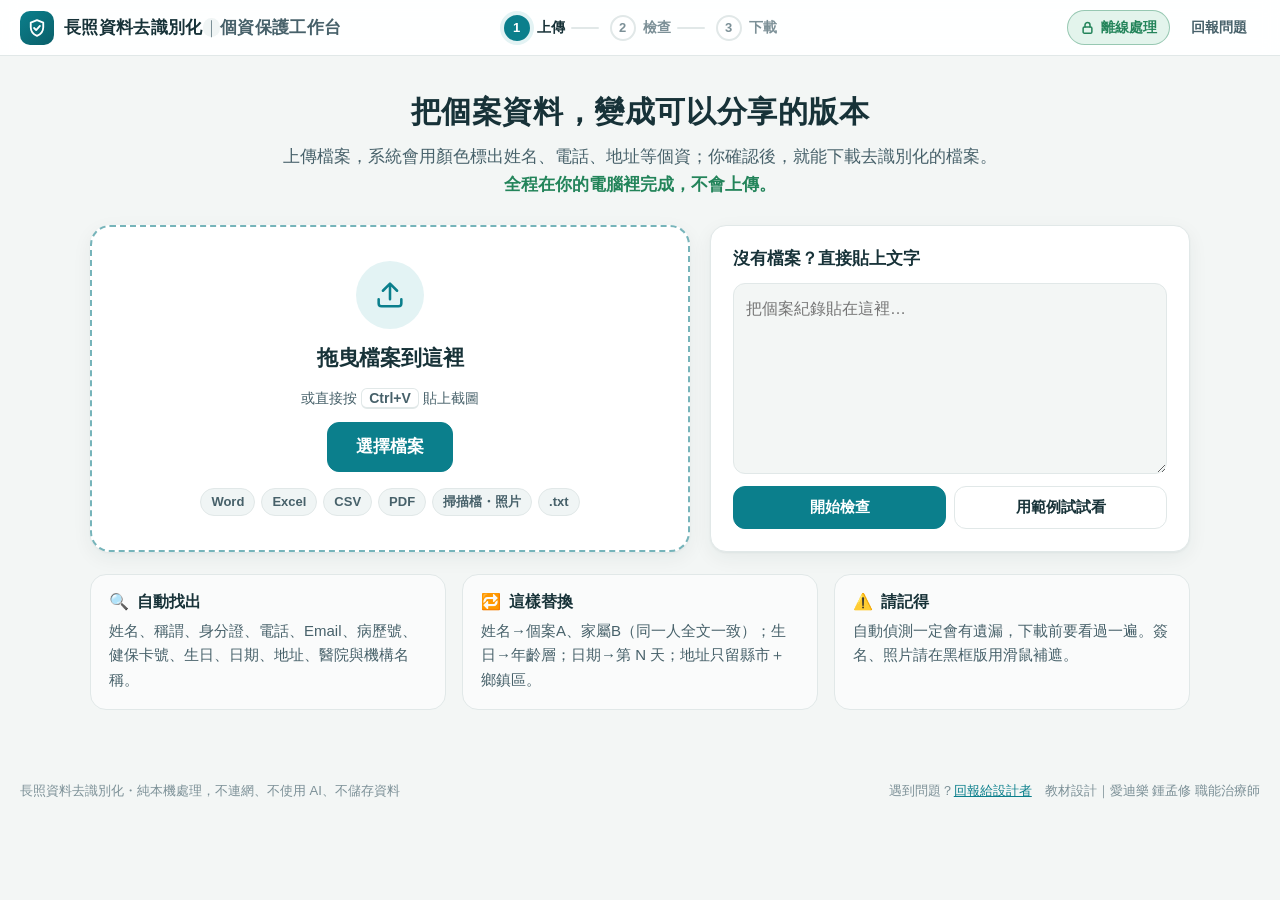
<file: docs/index.html>
<!doctype html>
<html lang="zh-Hant-TW">
<head>
<meta charset="utf-8">
<meta name="viewport" content="width=device-width,initial-scale=1">
<!-- 安全設定：禁止網頁連到任何外部網址（connect-src 只允許 data:，不經網路），所有程式都在這個檔案或同一網站內 -->
<meta http-equiv="Content-Security-Policy" content="default-src 'none'; script-src 'self' 'unsafe-inline' 'wasm-unsafe-eval' blob:; worker-src blob:; style-src 'self' 'unsafe-inline'; img-src 'self' blob: data:; font-src 'self' data:; connect-src data:; media-src 'none'; object-src 'none'; frame-src 'none'; child-src blob:; manifest-src 'none'; base-uri 'none'; form-action 'none'">
<meta name="referrer" content="no-referrer">
<meta name="robots" content="noindex">
<title>長照資料去識別化</title>
<meta name="description" content="給長照人員的個案資料去識別化工具：Word、Excel、PDF、掃描檔都在自己的瀏覽器裡處理，資料不上傳。">
<link rel="icon" href="data:image/svg+xml,%3Csvg xmlns='http://www.w3.org/2000/svg' viewBox='0 0 32 32'%3E%3Crect width='32' height='32' rx='8' fill='%23028090'/%3E%3Cpath d='M16 6l8 3v6c0 5-3.4 9-8 11-4.6-2-8-6-8-11V9z' fill='none' stroke='white' stroke-width='2.4' stroke-linejoin='round'/%3E%3Cpath d='M12 16l3 3 5-6' fill='none' stroke='white' stroke-width='2.4' stroke-linecap='round' stroke-linejoin='round'/%3E%3C/svg%3E">
<style>:root{
  --bg:#f3f6f5; --panel:#ffffff; --ink:#173238; --ink2:#47616a; --muted:#7c9097; --line:#e1e8e8; --soft:#f0f5f5;
  --teal:#0b7f8c; --teal-d:#08646e; --teal-l:#e3f3f4; --orange:#e8552d; --amber:#e9a23b; --amber-l:#fff4e0;
  --ok:#23845a; --ok-l:#e3f4ec; --warn:#a85a0c; --danger:#c0392b; --danger-l:#fdecea;
  --c-name:#d9482a; --c-name-bg:#fde5dd; --c-id:#7048b8; --c-id-bg:#efe7fb; --c-phone:#1f68b8; --c-phone-bg:#e1ecfa;
  --c-date:#2b7e39; --c-date-bg:#e0f2e3; --c-addr:#08737f; --c-addr-bg:#daf1f3; --c-org:#9a6a00; --c-org-bg:#fbf0d2;
  --c-custom:#56646a; --c-custom-bg:#e8ecee;
  --shadow:0 1px 2px rgba(23,50,56,.05),0 6px 20px rgba(23,50,56,.06);
  --r:16px; color-scheme:light;
}
@media (prefers-color-scheme:dark){:root:not([data-theme="light"]){
  --bg:#0f1b1e; --panel:#162629; --ink:#e6eff0; --ink2:#b3c5c8; --muted:#86999d; --line:#263c3f; --soft:#1b2f33;
  --teal:#35b5c2; --teal-d:#6bd0da; --teal-l:#183b40; --orange:#ff7a52; --amber-l:#3a2f17; --ok:#5ccf98; --ok-l:#16362a; --danger-l:#3d1d1a;
  --c-name-bg:#4a241a; --c-id-bg:#33264f; --c-phone-bg:#1c304b; --c-date-bg:#1d3a22; --c-addr-bg:#143a3e; --c-org-bg:#43350f; --c-custom-bg:#2a3437;
  --c-name:#ff8c6a; --c-id:#b394ef; --c-phone:#75aef0; --c-date:#72c47f; --c-addr:#5fcbd6; --c-org:#e7b84a; --c-custom:#a9b6ba;
  --shadow:0 1px 2px rgba(0,0,0,.3),0 6px 20px rgba(0,0,0,.25); color-scheme:dark;
}}
:root[data-theme="dark"]{
  --bg:#0f1b1e; --panel:#162629; --ink:#e6eff0; --ink2:#b3c5c8; --muted:#86999d; --line:#263c3f; --soft:#1b2f33;
  --teal:#35b5c2; --teal-d:#6bd0da; --teal-l:#183b40; --orange:#ff7a52; --amber-l:#3a2f17; --ok:#5ccf98; --ok-l:#16362a; --danger-l:#3d1d1a;
  --c-name-bg:#4a241a; --c-id-bg:#33264f; --c-phone-bg:#1c304b; --c-date-bg:#1d3a22; --c-addr-bg:#143a3e; --c-org-bg:#43350f; --c-custom-bg:#2a3437;
  --c-name:#ff8c6a; --c-id:#b394ef; --c-phone:#75aef0; --c-date:#72c47f; --c-addr:#5fcbd6; --c-org:#e7b84a; --c-custom:#a9b6ba;
  --shadow:0 1px 2px rgba(0,0,0,.3),0 6px 20px rgba(0,0,0,.25); color-scheme:dark;
}
*{box-sizing:border-box}
html,body{margin:0}
body{background:var(--bg);color:var(--ink);font-family:-apple-system,BlinkMacSystemFont,"PingFang TC","Noto Sans TC","Microsoft JhengHei","Heiti TC",sans-serif;font-size:16px;line-height:1.65;-webkit-text-size-adjust:100%}
button,input,select,textarea{font:inherit;color:inherit}
button{cursor:pointer}
a{color:var(--teal)}
h2,h3{line-height:1.35}
.hidden{display:none!important}
.sr{position:absolute;width:1px;height:1px;overflow:hidden;clip:rect(0 0 0 0)}
:focus-visible{outline:3px solid color-mix(in srgb,var(--teal) 55%,transparent);outline-offset:2px}

/* ── 頂列 ── */
.top{position:sticky;top:0;z-index:30;background:color-mix(in srgb,var(--panel) 92%,transparent);backdrop-filter:blur(8px);border-bottom:1px solid var(--line)}
.top-in{max-width:1440px;margin:0 auto;padding:10px 20px;display:grid;grid-template-columns:1fr auto 1fr;align-items:center;gap:12px}
.brand{display:flex;align-items:center;gap:10px;min-width:0}
.logo{width:34px;height:34px;border-radius:10px;background:linear-gradient(140deg,var(--teal),#0a5f69);display:grid;place-items:center;flex:none}
.logo svg{width:20px;height:20px}
.brand h1{font-size:17px;margin:0;letter-spacing:.02em;white-space:nowrap}
.brand h1 .bar{color:var(--muted);font-weight:400}
.brand h1 .sub{font-weight:600;color:var(--ink2)}
.steps{display:flex;align-items:center;gap:6px;list-style:none;margin:0;padding:0}
.steps li{display:flex;align-items:center;gap:7px;color:var(--muted);font-weight:600;font-size:14px}
.steps li+li::before{content:"";width:28px;height:2px;background:var(--line);margin-right:4px;border-radius:2px}
.steps i{font-style:normal;width:26px;height:26px;border-radius:50%;display:grid;place-items:center;border:2px solid var(--line);font-size:13px;background:var(--panel)}
.steps li.now{color:var(--ink)}
.steps li.now i{border-color:var(--teal);background:var(--teal);color:#fff;box-shadow:0 0 0 4px var(--teal-l)}
.steps li.done{color:var(--teal)}
.steps li.done i{border-color:var(--teal);color:var(--teal)}
.steps li.done i{font-size:0}
.steps li.done i::after{content:"✓";font-size:14px}
.steps li.done+li::before,.steps li.done::before{background:var(--teal)}
.top-act{display:flex;justify-content:flex-end;gap:8px;align-items:center}
.lock{display:inline-flex;align-items:center;gap:6px;border:1px solid color-mix(in srgb,var(--ok) 40%,transparent);background:var(--ok-l);color:var(--ok);border-radius:999px;padding:5px 12px;font-size:14px;font-weight:700}
.lock:hover{filter:brightness(.97)}

/* ── 按鈕 ── */
.btn{display:inline-flex;align-items:center;justify-content:center;gap:6px;border:1px solid var(--line);background:var(--panel);border-radius:12px;padding:8px 16px;font-size:15px;font-weight:700;min-height:42px;transition:background .15s,border-color .15s,transform .05s}
.btn:hover{border-color:var(--teal);color:var(--teal)}
.btn:active{transform:translateY(1px)}
.btn.primary{background:var(--teal);border-color:var(--teal);color:#fff}
.btn.primary:hover{background:var(--teal-d);color:#fff}
.btn.lg{min-height:50px;padding:10px 28px;font-size:17px}
.btn.small{min-height:34px;padding:4px 12px;font-size:14px;border-radius:10px}
.btn.ghost{border-color:transparent;background:transparent;color:var(--ink2)}
.btn.ghost:hover{background:var(--soft);color:var(--ink)}
.btn.yes{background:var(--teal);border-color:var(--teal);color:#fff}
.btn.yes:hover{background:var(--teal-d);color:#fff}
.btn.no{background:var(--panel)}
.btn.waiting{background:color-mix(in srgb,var(--teal) 45%,var(--muted));border-color:transparent;color:#fff}
.btn.waiting:hover{color:#fff}
.linkbtn{border:0;background:none;color:var(--teal);font-weight:700;padding:0 2px;font-size:13px;text-decoration:underline;text-underline-offset:2px}

main{max-width:1440px;margin:0 auto;padding:24px 20px 60px}

/* ── ① 上傳 ── */
.intro{text-align:center;max-width:720px;margin:12px auto 26px}
.intro h2{font-size:30px;margin:0 0 10px;letter-spacing:.02em}
.intro p{margin:0;color:var(--ink2);font-size:17px}
.intro b{color:var(--ok)}
.hero{display:grid;grid-template-columns:1.25fr 1fr;gap:20px;max-width:1100px;margin:0 auto}
.card{background:var(--panel);border:1px solid var(--line);border-radius:var(--r);box-shadow:var(--shadow);padding:22px}
.drop{border:2px dashed color-mix(in srgb,var(--teal) 50%,var(--line));border-radius:20px;background:var(--panel);box-shadow:var(--shadow);padding:34px 20px;text-align:center;cursor:pointer;display:flex;flex-direction:column;align-items:center;justify-content:center;gap:12px;min-height:300px;transition:.15s}
.drop:hover,.drop.over{background:var(--teal-l);border-color:var(--teal)}
.drop-ic{width:68px;height:68px;border-radius:50%;background:var(--teal-l);color:var(--teal);display:grid;place-items:center}
.drop .big{font-size:21px;font-weight:800}
.drop .fmt{display:flex;flex-wrap:wrap;gap:6px;justify-content:center;margin-top:4px}
.chip{display:inline-block;border-radius:999px;padding:2px 10px;font-size:13px;font-weight:700;background:var(--soft);color:var(--ink2);border:1px solid var(--line)}
.paste{display:flex;flex-direction:column;gap:12px}
.paste h3{margin:0;font-size:17px}
.paste textarea{flex:1;width:100%;min-height:150px;border:1px solid var(--line);border-radius:12px;padding:12px;background:var(--bg);resize:vertical}
.info-grid{display:grid;grid-template-columns:repeat(3,1fr);gap:16px;max-width:1100px;margin:22px auto 0}
.info{padding:16px 18px;border-radius:var(--r);background:color-mix(in srgb,var(--panel) 60%,transparent);border:1px solid var(--line)}
.info h3{margin:0 0 6px;font-size:16px;display:flex;align-items:center;gap:8px}
.info p{margin:0;color:var(--ink2);font-size:15px}
.note{font-size:14px;color:var(--muted);margin:6px 0 0}
.row{display:flex;gap:8px;flex-wrap:wrap}
.row>.btn{flex:1}

/* ── ② 工作區 ── */
.docbar{display:flex;align-items:center;gap:10px;flex-wrap:wrap;margin-bottom:14px}
.chip.kind{background:var(--teal-l);color:var(--teal);border-color:transparent}
.fname{font-weight:800;font-size:18px;overflow-wrap:anywhere}
.grow{flex:1}
.seg{display:inline-flex;border:1px solid var(--line);border-radius:12px;padding:3px;background:var(--panel);gap:2px}
.seg button{border:0;background:transparent;padding:6px 14px;font-size:14px;font-weight:700;color:var(--ink2);border-radius:9px;min-height:34px}
.seg button.on{background:var(--teal);color:#fff}
.work{display:grid;grid-template-columns:minmax(0,1fr) 400px;gap:18px;align-items:start}
.main-col{min-width:0}
.howto{display:flex;flex-wrap:wrap;align-items:center;gap:8px 14px;background:var(--panel);border:1px solid var(--line);border-radius:14px;padding:10px 14px;margin-bottom:10px;font-size:14px;color:var(--ink2)}
.howto .tip{display:flex;align-items:center;gap:6px}
.howto .tip b{color:var(--ink)}
.howto .legend{display:flex;flex-wrap:wrap;gap:6px;margin-left:auto}
.lg-chip{font-size:12px;font-weight:700;border-radius:6px;padding:1px 7px;background:var(--mk-bg);color:var(--mk)}
.preview{background:var(--panel);border:1px solid var(--line);border-radius:var(--r);box-shadow:var(--shadow);padding:24px 28px;min-height:60vh;max-height:calc(100vh - 230px);overflow:auto;position:relative;font-size:16.5px;line-height:1.95}
.preview .para{margin:0 0 .5em;white-space:pre-wrap;overflow-wrap:anywhere}
.preview .part{font-size:12px;color:var(--muted);font-weight:700;margin:18px 0 6px;border-top:1px dashed var(--line);padding-top:8px;line-height:1.4}
.preview .pagehd{font-size:13px;color:var(--muted);font-weight:700;margin:18px 0 6px;line-height:1.4}
.preview .pagetxt{white-space:pre-wrap;overflow-wrap:anywhere;border-left:3px solid var(--line);padding-left:12px}

/* 側欄 */
.side{position:sticky;top:72px;display:flex;flex-direction:column;gap:12px;max-height:calc(100vh - 88px);overflow:auto;padding-bottom:2px;scrollbar-width:thin}
.panel{background:var(--panel);border:1px solid var(--line);border-radius:var(--r);box-shadow:var(--shadow);padding:16px}
.panel h3{margin:0 0 10px;font-size:15px}
.sum-top{display:flex;align-items:baseline;gap:8px;flex-wrap:wrap}
.sum-top .num{font-size:30px;font-weight:800;color:var(--teal);line-height:1}
.sum-top .lbl{font-weight:700}
.sum-bar{height:8px;background:var(--soft);border-radius:99px;margin:12px 0 4px;overflow:hidden}
.sum-bar i{display:block;height:100%;background:var(--amber);border-radius:99px;transition:width .3s}
.sum-bar.done i{background:var(--ok)}
.sum-sub{font-size:14px;color:var(--ink2)}
.alldone{display:flex;align-items:center;gap:8px;background:var(--ok-l);color:var(--ok);font-weight:700;border-radius:12px;padding:10px 12px;margin-top:12px;font-size:14px}

/* 問答卡片 */
.qcards{display:flex;flex-direction:column;gap:10px;margin-top:12px}
.qcard{border:2px solid var(--amber);background:var(--amber-l);border-radius:14px;padding:12px 14px;transition:.2s}
.qcard.pulse{animation:pulse 1s ease 2}
@keyframes pulse{0%,100%{box-shadow:0 0 0 0 rgba(233,162,59,0)}50%{box-shadow:0 0 0 8px rgba(233,162,59,.35)}}
.qcard .qn{font-size:12px;font-weight:800;color:var(--warn);letter-spacing:.04em}
.qcard .q{font-size:16px;font-weight:700;margin:2px 0 6px}
.qcard .q b{color:var(--c-name);font-size:18px}
.qcard .ctx{font-size:14px;color:var(--ink2);background:var(--panel);border-radius:8px;padding:6px 10px;margin-bottom:8px;line-height:1.7;cursor:pointer}
.qcard .ctx mark{background:var(--c-name-bg);color:var(--c-name);font-weight:700;border-radius:3px;padding:0 2px}
.qcard .why{font-size:12px;color:var(--muted);margin-bottom:10px}
.qcard .acts{display:flex;gap:8px}
.qcard .acts .btn{flex:1;min-height:40px}
.resolved{margin-top:10px;display:flex;flex-direction:column;gap:4px}
.resolved .rv{display:flex;align-items:center;gap:8px;font-size:13px;color:var(--ink2);padding:4px 8px;border-radius:8px;background:var(--soft)}
.resolved .rv .t{flex:1}
.resolved .rv b{color:var(--ink)}

/* 補充 */
.addrow{display:grid;grid-template-columns:1fr 1fr auto;gap:6px}
.addrow #addText{grid-column:1/-1}
.addrow input,.addrow select{border:1px solid var(--line);border-radius:10px;padding:8px 10px;background:var(--bg);min-width:0;font-size:15px}
.addrow select{padding:8px 6px}
#rules{display:flex;flex-wrap:wrap;gap:6px;margin-top:10px}
.rule{display:inline-flex;align-items:center;gap:4px;font-size:13px;font-weight:700;border-radius:999px;padding:3px 4px 3px 10px;background:var(--mk-bg);color:var(--mk)}
.rule small{font-weight:500;opacity:.8}
.rule button{border:0;background:transparent;color:inherit;width:22px;height:22px;border-radius:50%;font-size:15px;line-height:1;display:grid;place-items:center}
.rule button:hover{background:rgba(0,0,0,.1)}
.rule.allow{--mk:var(--ink2);--mk-bg:var(--soft);text-decoration:none}

/* 清單 */
.lhead{display:flex;align-items:center;justify-content:space-between;margin-bottom:6px}
.lhead h3{margin:0}
.grp{border-top:1px solid var(--line)}
.grp:first-of-type{border-top:0}
.grp summary{list-style:none;display:flex;align-items:center;gap:8px;padding:9px 2px;font-weight:700;font-size:14px;cursor:pointer}
.grp summary::-webkit-details-marker{display:none}
.grp summary::after{content:"›";margin-left:auto;color:var(--muted);font-size:18px;transition:transform .15s}
.grp[open] summary::after{transform:rotate(90deg)}
.grp summary .cnt{color:var(--muted);font-weight:600}
.dot{width:10px;height:10px;border-radius:3px;background:var(--mk);flex:none}
.ent{display:grid;grid-template-columns:auto 1fr auto;gap:10px;align-items:center;padding:6px 6px;border-radius:10px;font-size:14px;cursor:pointer}
.ent:hover{background:var(--soft)}
.ent input{width:18px;height:18px;accent-color:var(--teal);cursor:pointer}
.ent .o{overflow-wrap:anywhere}
.ent .arrow{color:var(--muted);margin:0 3px}
.ent .rep{font-weight:800;color:var(--mk)}
.ent .n{font-size:12px;color:var(--muted)}
.ent.off .o{color:var(--muted);text-decoration:line-through}
.ent.off .rep{color:var(--muted)}
.ent .go{border:0;background:var(--soft);color:var(--ink2);border-radius:8px;font-size:12px;padding:2px 8px;font-weight:700}
.ent .go:hover{background:var(--teal-l);color:var(--teal)}

/* 標記 */
mark.m{background:var(--mk-bg);color:inherit;border-bottom:2px solid var(--mk);border-radius:4px;padding:1px 2px;cursor:pointer;transition:background .15s}
mark.m:hover{filter:brightness(.95);box-shadow:0 0 0 2px color-mix(in srgb,var(--mk) 35%,transparent)}
mark.m.off{background:transparent;border-bottom:2px dotted var(--muted);color:var(--ink2)}
mark.m.suggest.off{background:var(--amber-l);border:1.5px dashed var(--amber);border-radius:5px}
mark.m.suggest.off::after{content:"?";font-size:11px;font-weight:800;color:var(--warn);vertical-align:super;margin-left:1px}
mark.m.flash,.rp.flash,.box.flash{outline:3px solid var(--orange);outline-offset:2px}
.rp{background:var(--mk-bg);color:var(--mk);font-weight:800;border-radius:5px;padding:1px 4px;cursor:pointer}
.k-name{--mk:var(--c-name);--mk-bg:var(--c-name-bg)}
.k-id{--mk:var(--c-id);--mk-bg:var(--c-id-bg)}
.k-phone{--mk:var(--c-phone);--mk-bg:var(--c-phone-bg)}
.k-date{--mk:var(--c-date);--mk-bg:var(--c-date-bg)}
.k-addr{--mk:var(--c-addr);--mk-bg:var(--c-addr-bg)}
.k-org{--mk:var(--c-org);--mk-bg:var(--c-org-bg)}
.k-custom{--mk:var(--c-custom);--mk-bg:var(--c-custom-bg)}

/* 表格 */
.sheettabs{display:flex;gap:6px;flex-wrap:wrap;margin-bottom:10px}
.tbl{border-collapse:collapse;font-size:14px;min-width:100%;line-height:1.6}
.tbl th,.tbl td{border:1px solid var(--line);padding:5px 8px;vertical-align:top;white-space:pre-wrap;max-width:320px;overflow-wrap:anywhere}
.tbl thead th{background:var(--soft);position:sticky;top:-24px;z-index:2;font-size:13px}
.tbl th.rn{color:var(--muted);font-weight:500;background:var(--soft)}
.tbl select{font-size:12px;max-width:150px;border:1px solid var(--line);border-radius:6px;padding:3px;background:var(--panel);margin-top:3px}
.tbl select.set{border-color:var(--teal);background:var(--teal-l);color:var(--teal);font-weight:700}
.tbl td.role{background:color-mix(in srgb,var(--teal) 7%,transparent)}
.tbl .hdrrow td{font-weight:700;background:var(--soft)}

/* 黑框頁面 */
.vpage{position:relative;margin:0 auto 18px;box-shadow:0 0 0 1px var(--line),var(--shadow);background:#fff;user-select:none;touch-action:none;max-width:100%;cursor:crosshair}
.vpage img{display:block;width:100%;height:auto;pointer-events:none}
.vpage .lbl{position:absolute;left:0;top:-22px;font-size:12px;color:var(--muted);font-weight:700;line-height:1.4}
.box{position:absolute;border:2px solid var(--mk);background:color-mix(in srgb,var(--mk) 25%,transparent);cursor:pointer;border-radius:2px}
.box.on{background:#000;border-color:#000}
.box.on:hover{background:#000;outline:3px solid var(--orange);outline-offset:1px}
.box.off{background:transparent;border-style:dashed}
.box.manual{--mk:#000}
.box.drawing{border:2px dashed var(--orange);background:rgba(232,85,45,.15);pointer-events:none}
.vwrap{padding-top:22px}

/* ③ 下載 */
.exp{position:sticky;bottom:0;z-index:3;border:2px solid var(--teal);box-shadow:0 -6px 20px rgba(23,50,56,.08),var(--shadow);display:flex;flex-direction:column;gap:10px}
.exp h3{margin:0;font-size:16px;display:flex;align-items:center;gap:8px}
.exp h3 i{font-style:normal;width:24px;height:24px;border-radius:50%;background:var(--teal);color:#fff;display:grid;place-items:center;font-size:13px}
.exp .fields{display:grid;grid-template-columns:1fr 1fr;gap:8px}
.exp label.f{font-size:12px;color:var(--muted);font-weight:700;display:flex;flex-direction:column;gap:3px}
.exp select,.exp input[type=text]{width:100%;border:1px solid var(--line);border-radius:10px;padding:7px 9px;background:var(--bg);font-size:14px;font-weight:500;color:var(--ink)}
.check{display:flex;flex-direction:column;gap:6px;background:var(--soft);border-radius:12px;padding:10px 12px}
.check .ci{display:flex;gap:8px;align-items:flex-start;font-size:14px}
.check .ci .ico{flex:none;width:20px;height:20px;border-radius:50%;display:grid;place-items:center;font-size:12px;font-weight:800;margin-top:1px}
.check .ci.ok .ico{background:var(--ok);color:#fff}
.check .ci.todo .ico{background:var(--amber);color:#fff}
.check label.ci{cursor:pointer}
.check label.ci input{width:20px;height:20px;margin:0;accent-color:var(--teal);flex:none;margin-top:1px}
.check .ci.shake{animation:shake .4s ease 2;color:var(--danger);font-weight:700}
@keyframes shake{0%,100%{transform:translateX(0)}25%{transform:translateX(-5px)}75%{transform:translateX(5px)}}
.dlmsg{font-size:13px;font-weight:700;color:var(--danger);min-height:0}
.dlmsg:empty{display:none}

/* 設定 */
.set summary{font-weight:700;cursor:pointer;font-size:15px}
.set label{display:block;font-weight:700;font-size:13px;margin:12px 0 4px}
.set .hint{font-weight:400;color:var(--muted);font-size:12px;display:block}
.set textarea{width:100%;min-height:70px;border:1px solid var(--line);border-radius:10px;padding:8px;background:var(--bg);font-size:14px;resize:vertical}
.set select,.set input{width:100%;border:1px solid var(--line);border-radius:10px;padding:6px 8px;background:var(--panel);font-size:14px}
.grid2{display:grid;grid-template-columns:1fr 1fr;gap:0 10px}

/* 提醒 */
.warns{display:flex;flex-direction:column;gap:6px;margin-bottom:10px}
.warns:empty{display:none}
.warn{border-radius:12px;padding:8px 12px;font-size:14px;background:var(--amber-l);border:1px solid color-mix(in srgb,var(--amber) 55%,transparent)}
.warn.soft{background:var(--panel);border-color:var(--line);color:var(--ink2)}
.warn.bad{background:var(--danger-l);border-color:color-mix(in srgb,var(--danger) 45%,transparent)}

/* 選取浮動選單 */
.selpop{position:fixed;z-index:50;background:var(--panel);color:var(--ink);border:1px solid var(--line);border-radius:14px;padding:10px;box-shadow:0 12px 36px rgba(0,0,0,.22);width:290px}
.selpop .sp-t{font-size:13px;color:var(--ink2);margin-bottom:8px}
.selpop .sp-t b{color:var(--c-name)}
.selpop .sp-g{display:grid;grid-template-columns:1fr 1fr;gap:6px}
.selpop button{border:1px solid var(--line);border-radius:9px;background:var(--soft);padding:6px 8px;font-size:13px;font-weight:700}
.selpop button:hover{background:var(--teal);color:#fff;border-color:var(--teal)}
.selpop button.wide{grid-column:1/-1;background:transparent}

/* 對話框 */
dialog{border:0;border-radius:18px;padding:0;max-width:640px;width:calc(100% - 32px);background:var(--panel);color:var(--ink);box-shadow:0 20px 60px rgba(0,0,0,.35);margin:auto}
dialog::backdrop{background:rgba(10,25,28,.55)}
.dlg{padding:24px 26px}
.dlg h2{margin:0 0 10px;font-size:20px}
.dlg ol{padding-left:20px}
.dlg li{margin:6px 0}
.dlg code{background:var(--soft);border-radius:5px;padding:1px 5px;font-size:13px}
.testres{margin-top:8px;font-weight:700}

/* 進度 */
.prog{position:fixed;inset:0;z-index:60;background:rgba(10,25,28,.55);display:grid;place-items:center;padding:16px}
.prog .card{width:min(440px,100%);text-align:center}
.bar{height:10px;background:var(--soft);border-radius:99px;overflow:hidden;margin:12px 0 6px}
.bar i{display:block;height:100%;width:0;background:var(--teal);transition:width .2s}

footer{max-width:1440px;margin:0 auto;padding:10px 20px 30px;color:var(--muted);font-size:13px;display:flex;gap:10px;flex-wrap:wrap;justify-content:space-between}

.toast{position:fixed;left:50%;bottom:24px;transform:translateX(-50%);background:var(--ink);color:var(--panel);padding:10px 14px 10px 18px;border-radius:12px;z-index:70;font-weight:600;box-shadow:0 10px 30px rgba(0,0,0,.25);max-width:calc(100% - 32px);display:flex;align-items:center;gap:12px;font-size:15px;animation:tin .2s ease}
.toast button{border:0;background:rgba(255,255,255,.16);color:inherit;border-radius:8px;padding:4px 10px;font-weight:800}
@keyframes tin{from{opacity:0;transform:translate(-50%,8px)}}

@media (max-width:1080px){
  .top-in{grid-template-columns:1fr auto}
  .steps{grid-column:1/-1;grid-row:2;justify-content:center}
  .work{grid-template-columns:1fr}
  .side{position:static;max-height:none;overflow:visible}
  .exp{position:static}
  .preview{max-height:none;min-height:40vh;padding:16px}
}
@media (max-width:760px){
  .hero,.info-grid{grid-template-columns:1fr}
  .intro h2{font-size:24px}
  .brand h1 .bar,.brand h1 .sub{display:none}
  .lock span{display:none}
  .drop{min-height:220px}
  .howto .legend{margin-left:0}
  .exp .fields{grid-template-columns:1fr}
}
@media print{.top,.side,footer,.howto{display:none}.work{display:block}.preview{max-height:none;box-shadow:none;border:0}}

/* 黑框編輯：選取、把手、工具列 */
.box.sel{outline:3px solid var(--orange);outline-offset:1px;cursor:move;z-index:3}
.box.off{background:rgba(232,85,45,.08);border:2px dashed var(--orange);opacity:.9}
.box.off.sel{background:rgba(232,85,45,.15)}
.box .hd{position:absolute;width:16px;height:16px;background:#fff;border:3px solid var(--orange);border-radius:4px;z-index:4}
.box .hd[data-h=nw]{left:-9px;top:-9px;cursor:nwse-resize}
.box .hd[data-h=ne]{right:-9px;top:-9px;cursor:nesw-resize}
.box .hd[data-h=sw]{left:-9px;bottom:-9px;cursor:nesw-resize}
.box .hd[data-h=se]{right:-9px;bottom:-9px;cursor:nwse-resize}
.boxbar{position:absolute;transform:translateY(calc(-100% - 8px));display:flex;gap:4px;background:var(--panel);border:1px solid var(--line);border-radius:10px;padding:4px;box-shadow:0 6px 20px rgba(0,0,0,.25);z-index:6;white-space:nowrap}
.boxbar button{border:1px solid var(--line);background:var(--soft);color:var(--ink);border-radius:7px;padding:4px 10px;font-size:13px;font-weight:700;cursor:pointer}
.boxbar button:hover{background:var(--teal);color:#fff;border-color:var(--teal)}
@media (pointer:coarse){.box .hd{width:24px;height:24px;left:auto}.box .hd[data-h=nw]{left:-13px;top:-13px}.box .hd[data-h=ne]{right:-13px;top:-13px}.box .hd[data-h=sw]{left:-13px;bottom:-13px}.box .hd[data-h=se]{right:-13px;bottom:-13px}}

/* 回報問題 */
.rtypes{display:grid;grid-template-columns:1fr 1fr;gap:8px;margin:12px 0}
.rtypes label{display:flex;align-items:center;gap:8px;border:1.5px solid var(--line);border-radius:12px;padding:9px 12px;cursor:pointer;font-size:14px;background:var(--panel)}
.rtypes label:has(input:checked){border-color:var(--teal);background:var(--soft)}
.rtypes input{accent-color:var(--teal);margin:0}
.rwarn{background:#fff4e0;border:1.5px solid #F4A93C;color:#5a3d00;border-radius:12px;padding:10px 14px;font-size:14px;line-height:1.6}
.rtech{display:block;white-space:normal;word-break:break-all}
@media (max-width:560px){.rtypes{grid-template-columns:1fr}}
.dlg a.btn{text-decoration:none}

/* 人名替換方式＋自訂稱呼 */
.naming{background:var(--soft);border-radius:12px;padding:10px 12px;margin:6px 0 10px}
.naming .nm-h{font-weight:800;font-size:14px;margin-bottom:6px}
.naming .seg{display:flex;flex-wrap:wrap}
.naming .note{margin:6px 0 0;font-size:12.5px}
.repedit{border:0;background:none;color:var(--teal);cursor:pointer;font-size:14px;padding:0 4px;line-height:1}
.repedit:hover{color:var(--ink)}
.rep.custom{text-decoration:underline dotted;text-underline-offset:3px}
.repedit{font-size:12.5px;font-weight:700;border:1px solid var(--line);border-radius:7px;padding:2px 7px;margin-left:auto;white-space:nowrap}
.repbox{border:1.5px solid var(--teal);border-radius:12px;padding:10px 12px;margin:2px 0 10px;background:var(--panel)}
.repbox .rb-h{font-size:13.5px;font-weight:800;margin-bottom:6px}
.repin{width:100%;font:inherit;font-size:16px;padding:8px 10px;border:1.5px solid var(--teal);border-radius:9px;background:var(--bg);color:var(--ink)}
.repbox .rb-pv{margin-top:8px;font-size:13.5px;line-height:1.7;background:var(--soft);border-radius:9px;padding:6px 10px}
.repbox .rb-pv span{font-size:11.5px;font-weight:800;color:var(--muted);margin-right:6px}
.repbox .rb-ctx{display:inline}
.repbox .rb-ctx b{color:var(--c-name);background:var(--c-name-bg);border-radius:4px;padding:0 3px}
.repbox .rb-act{display:flex;gap:6px;margin-top:8px;flex-wrap:wrap}
.repbox .note{margin:6px 0 0;font-size:12px}
.selpop .sp-rep{display:flex;align-items:center;gap:6px;font-size:13px;font-weight:700;color:var(--ink2);margin-bottom:8px}
.selpop .sp-rep input{flex:1;min-width:0;border:1px solid var(--line);border-radius:8px;padding:5px 8px;background:var(--bg);font-size:14px}
.selpop button small{display:block;font-size:11px;font-weight:600;color:var(--muted);margin-top:1px}
.selpop button:hover small{color:#e6f4f5}
.selpop .sp-note{font-size:12px;color:var(--warn);margin:8px 0 0;line-height:1.5}
.sstat ul{list-style:none;margin:4px 0 8px;padding:0;font-size:13px}
.sstat li{padding:2px 0}
.sstat li.ok{color:var(--ok)}
.sstat li.miss{color:var(--danger)}

/* Word 版面預覽：紙張永遠是白底，標記顏色用淺色主題 */
.preview:has(.wordview){padding:0;background:#8f9a9c;line-height:normal;font-size:inherit}
.wordview .docx-wrapper{background:#8f9a9c;padding:24px 20px 4px}
.wordview section.docx{color:#000;color-scheme:light;box-shadow:0 2px 12px rgba(0,0,0,.25);
  --ink:#173238; --ink2:#47616a; --muted:#7c9097; --amber:#e9a23b; --amber-l:#fff4e0; --warn:#a85a0c; --orange:#e8552d;
  --c-name:#d9482a; --c-name-bg:#fde5dd; --c-id:#7048b8; --c-id-bg:#efe7fb; --c-phone:#1f68b8; --c-phone-bg:#e1ecfa;
  --c-date:#2b7e39; --c-date-bg:#e0f2e3; --c-addr:#08737f; --c-addr-bg:#daf1f3; --c-org:#9a6a00; --c-org-bg:#fbf0d2; --c-custom:#56646a; --c-custom-bg:#e8ecee}
.wordview mark.m{padding:0 1px;border-radius:2px;border-bottom:0;box-shadow:inset 0 -2px 0 var(--mk)}
.wordview mark.m.off{box-shadow:inset 0 -2px 0 var(--muted)}
.wordview .rp{padding:0 2px;border-radius:3px}
.howto .lay{display:inline-flex;align-items:center;gap:4px}
.howto .lay button{border:1px solid var(--line);background:var(--panel);border-radius:8px;padding:2px 10px;font-size:13px;font-weight:700;color:var(--ink2)}
.howto .lay button.on{background:var(--teal);border-color:var(--teal);color:#fff}

/* Word 版面：把 Word 常用中文字型對到這台電腦上有的同類字型（local() 不連網） */
@font-face{font-family:"標楷體";src:local("BiauKai"),local("BiauKaiTC-Regular"),local("DFKai-SB"),local("Kaiti TC"),local("STKaiti"),local("KaiTi")}
@font-face{font-family:"DFKai-SB";src:local("BiauKai"),local("BiauKaiTC-Regular"),local("DFKai-SB"),local("Kaiti TC"),local("STKaiti"),local("KaiTi")}
@font-face{font-family:"新細明體";src:local("PMingLiU"),local("LiSongPro"),local("Apple LiSung"),local("LiSung"),local("Songti TC"),local("STSong")}
@font-face{font-family:"PMingLiU";src:local("PMingLiU"),local("LiSongPro"),local("Apple LiSung"),local("Songti TC"),local("STSong")}
@font-face{font-family:"細明體";src:local("MingLiU"),local("PMingLiU"),local("LiSongPro"),local("Songti TC")}
@font-face{font-family:"微軟正黑體";src:local("Microsoft JhengHei"),local("MicrosoftJhengHeiRegular"),local("PingFang TC"),local("PingFangTC-Regular"),local("Heiti TC")}
@font-face{font-family:"Microsoft JhengHei";src:local("Microsoft JhengHei"),local("PingFangTC-Regular"),local("Heiti TC")}

.drop .pastehint{font-size:14px;color:var(--ink2)}
.drop .pastehint kbd{font:inherit;font-weight:800;border:1px solid var(--line);border-bottom-width:2px;border-radius:6px;padding:1px 7px;background:var(--panel)}
</style>
</head>
<body>
<header class="top">
  <div class="top-in">
    <div class="brand">
      <div class="logo" aria-hidden="true"><svg viewBox="0 0 24 24" fill="none" stroke="#fff" stroke-width="2.2" stroke-linecap="round" stroke-linejoin="round"><path d="M12 2.5l7.5 3v5.5c0 4.7-3.2 8.5-7.5 10.5-4.3-2-7.5-5.8-7.5-10.5V5.5z"/><path d="M8.5 12l2.5 2.5 4.5-5"/></svg></div>
      <h1>長照資料去識別化<span class="bar">｜</span><span class="sub">個資保護工作台</span></h1>
    </div>
    <ol class="steps" id="steps" aria-label="步驟">
      <li data-s="1"><i>1</i><span>上傳</span></li>
      <li data-s="2"><i>2</i><span>檢查</span></li>
      <li data-s="3"><i>3</i><span>下載</span></li>
    </ol>
    <div class="top-act">
      <button class="lock" id="btnLock" type="button" title="點我看怎麼查證"><svg viewBox="0 0 24 24" width="15" height="15" fill="none" stroke="currentColor" stroke-width="2.4" stroke-linecap="round"><rect x="5" y="11" width="14" height="10" rx="2"/><path d="M8 11V8a4 4 0 0 1 8 0v3"/></svg><span>離線處理</span></button>
      <button class="btn small ghost" id="btnReport" type="button" title="回報問題或建議">回報問題</button>
      <button class="btn small ghost" id="btnClear" type="button">重新開始</button>
    </div>
  </div>
</header>

<main>
  <!-- ① 上傳 -->
  <section id="start">
    <div class="intro">
      <h2>把個案資料，變成可以分享的版本</h2>
      <p>上傳檔案，系統會用顏色標出姓名、電話、地址等個資；你確認後，就能下載去識別化的檔案。<b>全程在你的電腦裡完成，不會上傳。</b></p>
    </div>
    <div class="hero">
      <label class="drop" id="drop" for="fileIn">
        <span class="drop-ic"><svg width="34" height="34" viewBox="0 0 24 24" fill="none" stroke="currentColor" stroke-width="1.8" stroke-linecap="round" stroke-linejoin="round"><path d="M12 15V4M7 9l5-5 5 5"/><path d="M4 15v3a2 2 0 0 0 2 2h12a2 2 0 0 0 2-2v-3"/></svg></span>
        <span class="big">拖曳檔案到這裡</span>
        <span class="pastehint">或直接按 <kbd id="kbdPaste">⌘V</kbd> 貼上截圖</span>
        <span class="btn primary lg">選擇檔案</span>
        <span class="fmt"><span class="chip">Word</span><span class="chip">Excel</span><span class="chip">CSV</span><span class="chip">PDF</span><span class="chip">掃描檔・照片</span><span class="chip">.txt</span></span>
        <input type="file" id="fileIn" class="sr" accept=".docx,.xlsx,.xlsm,.csv,.txt,.pdf,.jpg,.jpeg,.png,.webp,.heic,.heif,.bmp,.gif,.tif,.tiff">
      </label>
      <div class="card paste">
        <h3>沒有檔案？直接貼上文字</h3>
        <textarea id="pasteIn" placeholder="把個案紀錄貼在這裡…"></textarea>
        <div class="row"><button class="btn primary" id="btnPaste" type="button">開始檢查</button><button class="btn" id="btnSample" type="button">用範例試試看</button></div>
      </div>
    </div>
    <div class="info-grid">
      <div class="info">
        <h3><span class="ic">🔍</span>自動找出</h3>
        <p>姓名、稱謂、身分證、電話、Email、病歷號、健保卡號、生日、日期、地址、醫院與機構名稱。</p>
      </div>
      <div class="info">
        <h3><span class="ic">🔁</span>這樣替換</h3>
        <p>姓名→個案A、家屬B（同一人全文一致）；生日→年齡層；日期→第 N 天；地址只留縣市＋鄉鎮區。</p>
      </div>
      <div class="info">
        <h3><span class="ic">⚠️</span>請記得</h3>
        <p>自動偵測一定會有遺漏，下載前要看過一遍。簽名、照片請在黑框版用滑鼠補遮。</p>
      </div>
    </div>
  </section>

  <!-- ② 檢查 ③ 下載 -->
  <section id="work" class="hidden">
    <div class="docbar">
      <span class="chip kind" id="kindChip"></span>
      <span class="fname" id="fname"></span>
      <span class="grow"></span>
      <div class="seg" id="modeSeg" role="group" aria-label="輸出方式"></div>
      <div class="seg" id="viewSeg" role="group" aria-label="檢視"><button type="button" data-v="orig" class="on">標記檢查</button><button type="button" data-v="after">結果預覽</button></div>
    </div>
    <div class="work">
      <div class="main-col">
        <div class="howto" id="howto"></div>
        <div class="warns" id="warns"></div>
        <div class="preview" id="preview"></div>
      </div>
      <aside class="side" id="side">
        <div class="panel" id="sumPane"></div>
        <div class="panel" id="addPane">
          <h3>漏掉的人名或字詞，在這裡補上</h3>
          <form class="addrow" id="addForm" autocomplete="off">
            <input type="text" id="addText" placeholder="例如：王小明、七堵長青會" aria-label="要遮蔽的字">
            <select id="addKind" aria-label="類型"><option value="個案">個案</option><option value="家屬">家屬</option><option value="人員">工作人員（照服員、社工、治療師）</option><option value="看護">看護（外籍或自聘）</option><option value="關係人">其他相關人（鄰居、朋友、志工）</option><option value="custom">其他字詞（地名、機構）</option></select>
            <input type="text" id="addRep" placeholder="替換成（選填，不填＝自動代號）" aria-label="替換成">
            <button class="btn primary" type="submit">加入</button>
          </form>
          <p class="note">也可以直接在左邊<b>用滑鼠選取文字</b>來加入。全文相同的字都會一起處理。</p>
          <div id="rules"></div>
        </div>
        <div class="panel" id="listPane"></div>
        <details class="panel set" id="setWrap">
          <summary>進階設定</summary>
          <label>本案人名清單 <span class="hint">系統沒抓到的人名，一行一位，可加角色：王小明 個案／李美華 家屬／張阿姨 關係人</span></label>
          <textarea id="sNames"></textarea>
          <div class="sstat" id="stNames" aria-live="polite"></div>
          <label>其他要遮蔽的詞 <span class="hint">一行一個，用「=」指定換成什麼：臺大醫院=某醫學中心、七堵長青會=某社區據點</span></label>
          <textarea id="sCustom"></textarea>
          <div class="sstat" id="stCustom" aria-live="polite"></div>
          <label>不要遮蔽的詞 <span class="hint">被誤判的字詞，一行一個</span></label>
          <textarea id="sAllow"></textarea>
          <div class="sstat" id="stAllow" aria-live="polite"></div>
          <div class="grid2">
            <div><label>出生日期改成</label><select id="sAge"><option value="5">5 歲一級</option><option value="10">10 歲一級</option></select></div>
            <div><label>年齡基準日</label><input type="date" id="sRef"></div>
            <div><label>服務日期改成</label><select id="sDate"><option value="relative">第 N 天</option><option value="yearmonth">只留年月</option><option value="keep">不處理</option></select></div>
            <div><label>地址保留到</label><select id="sAddr"><option value="district">縣市＋鄉鎮區</option><option value="city">只留縣市</option><option value="none">全部移除</option></select></div>
          </div>
          <label>文件中的圖片（Word／Excel）</label>
          <select id="sImg"><option value="gray">換成灰色方塊（建議）</option><option value="keep">保留原圖</option></select>
          <p class="note">設定只存在這個分頁，關掉就清空。</p>
        </details>
        <div class="panel exp" id="expPane"></div>
      </aside>
    </div>
  </section>
</main>

<footer>
  <span>長照資料去識別化・純本機處理，不連網、不使用 AI、不儲存資料</span>
  <span>遇到問題？<a href="#" id="lnkReport">回報給設計者</a>　教材設計｜愛迪樂 鍾孟修 職能治療師</span>
</footer>

<div class="selpop hidden" id="selpop"></div>
<div class="prog hidden" id="prog"><div class="card"><b id="progT">處理中…</b><div class="bar"><i id="progB"></i></div><div class="note" id="progN"></div></div></div>

<dialog id="dlgLock">
  <div class="dlg">
    <h2>🔒 資料不會離開你的電腦</h2>
    <p>這個網頁所有的處理（讀檔、文字辨識、偵測、輸出）都在你的瀏覽器裡完成，沒有伺服器、沒有 AI、沒有統計追蹤，也不存任何資料。</p>
    <p><b>網頁內建「禁止連外」的安全設定</b>：就算程式想送資料出去，瀏覽器也會擋下來。你可以自己查證：</p>
    <ol>
      <li><b>連線測試</b>：按下面的按鈕，網頁會「試著」連到外部網站，正常應該顯示「已被封鎖」。</li>
      <li><b>斷網測試</b>：網頁打開後拔掉網路或開飛航模式，照樣能上傳、處理、下載。</li>
      <li><b>開發者工具</b>：按 <code>F12</code>（Mac：<code>⌥⌘I</code>）→「網路／Network」分頁，處理檔案時不會出現任何上傳。</li>
      <li><b>離線版</b>：機構可以下載單一 HTML 檔，請資訊人員檢查後放在內網或單機使用。</li>
    </ol>
    <div class="row"><button class="btn primary" id="btnTest" type="button">連線測試</button><a class="btn" id="btnOffline" href="offline.html" download="長照資料去識別化_離線版.html">下載離線版</a></div>
    <div class="testres" id="testRes"></div>
    <div class="row" style="margin-top:14px"><button class="btn" type="button" onclick="this.closest('dialog').close()">關閉</button></div>
  </div>
</dialog>

<dialog id="dlgReport">
  <div class="dlg">
    <h2>📮 回報問題或建議</h2>
    <p>漏遮、誤遮、檔案打不開、按了沒反應…都歡迎告訴我，我會盡快修正。</p>
    <div class="rtypes" id="rTypes" role="radiogroup" aria-label="問題類型"></div>
    <div class="rwarn"><b>⚠️ 請不要在表單裡填寫真實的個案資料，也不要附上檔案。</b><br>漏遮的問題，用「格式＋假資料」描述就好，例如：「『王小美阿嬤』的『阿嬤』前面兩個字沒被遮」。</div>
    <p class="note">按「前往填寫」會在新分頁開啟 Google 表單。網頁只會幫你帶入下面這行技術資訊，<b>不含檔名或任何內容</b>：</p>
    <code class="rtech" id="rTech"></code>
    <div class="row" style="margin-top:16px"><a class="btn primary" id="btnReportGo" href="#" target="_blank" rel="noopener noreferrer">前往填寫</a><button class="btn" type="button" onclick="this.closest('dialog').close()">取消</button></div>
  </div>
</dialog>


<script>/* 長照資料去識別化｜個資偵測引擎
 * 純本機規則比對：輸入多段文字（segments），輸出每段的標記區間與實體清單。
 * 不使用網路、不儲存任何資料。 */
(function (root) {
  'use strict';

  // ───────── 字典 ─────────
  const SURNAME_COMPOUND = ['歐陽', '司馬', '諸葛', '上官', '司徒', '張簡', '范姜', '東方', '皇甫', '夏侯', '長孫', '慕容',
    '公孫', '令狐', '端木', '尉遲', '鍾離', '宇文', '呼延', '南宮', '西門', '軒轅', '周黃', '張廖', '陳黃', '劉張', '江謝'];
  const SURNAME_SINGLE = '陳林黃張李王吳劉蔡楊許鄭謝郭洪曾邱廖賴徐周葉蘇莊呂江何蕭羅高潘簡朱鍾游彭詹胡施沈余盧梁趙顏柯翁魏孫戴范方宋鄧杜傅侯曹薛丁卓阮馬董溫唐藍蔣石古紀姚連馮歐程湯田康姜白汪鄒尤巫鐘黎涂龔嚴韓袁金童陸夏柳凃邵錢伍倪于譚駱熊任甘秦顧毛章史官萬俞雷粘饒葛闕孔利邢費殷褚岳尹鄞彭麥封房郝花莫裴龐祝歐陽易冉喬牛鄔熊辜黃侯應賀符包宮伍葉滕寇谷鄞冷艾邰蒲覃凌魯段龍伍游';
  const SURNAME_SET = new Set(SURNAME_SINGLE.split(''));

  // 稱謂：長的放前面
  const TITLES = ['職能治療師', '物理治療師', '語言治療師', '心理師', '個管師', '社工師', '護理師', '治療師', '營養師', '藥師',
    '居服員', '照服員', '督導', '主任', '院長', '所長', '老師', '醫師', '醫生', '個管', '社工', '護士',
    '先生', '小姐', '女士', '太太', '伯伯', '伯母', '阿伯', '爺爺', '奶奶', '阿公', '阿嬤', '阿媽', '婆婆', '阿婆',
    '公公', '阿姨', '叔叔', '阿叔', '嬸嬸', '大哥', '大姐', '大嫂', '姐姐', '姊姊', '哥哥', '媽媽', '爸爸', '老闆',
    '伯', '姨', '叔', '嬸', '嬤', '姐', '姊', '哥', '嫂', '婆'];
  // 全名＋這些稱謂時，才把前面當成全名（避免「高血壓阿嬤」）
  const FULLNAME_TITLES = ['職能治療師', '物理治療師', '語言治療師', '心理師', '個管師', '社工師', '護理師', '治療師', '營養師',
    '藥師', '居服員', '照服員', '督導', '主任', '老師', '醫師', '先生', '小姐', '女士', '太太'];
  const STAFF_TITLES = new Set(['職能治療師', '物理治療師', '語言治療師', '心理師', '個管師', '社工師', '護理師', '治療師', '營養師',
    '藥師', '居服員', '照服員', '督導', '主任', '院長', '所長', '老師', '醫師', '醫生', '個管', '社工', '護士']);

  // 標籤 → 角色
  const ROLE_LABELS = [
    ['個案', ['個案姓名', '案主姓名', '服務對象', '被照顧者', '受照顧者', '個案', '案主', '長者', '住民', '學員', '姓名', '病人', '患者']],
    ['家屬', ['緊急聯絡人', '主要照顧者', '案孫女', '案孫子', '聯絡人', '照顧者', '代理人', '監護人', '家屬', '案妻', '案夫', '案子', '案女', '案媳',
      '案孫', '案兄', '案弟', '案姐', '案姊', '案妹', '案母', '案父', '案婿', '長子', '次子', '三子', '么子', '長女', '次女', '三女', '么女',
      '兒子', '女兒', '媳婦', '女婿', '孫子', '孫女', '配偶', '妻子', '丈夫', '老伴', '外孫', '姪子', '姪女', '外甥']],
    ['看護', ['外籍看護工', '外籍看護', '外籍家庭看護', '看護工', '看護', '外看', '移工', '印傭', '菲傭', '越傭', '幫傭', '外勞']],
    ['人員', ['照顧管理專員', '職能治療師', '物理治療師', '語言治療師', '照管專員', '主治醫師', '評估人員', '訪視人員', '個管師', '居服員',
      '照服員', '居督', '督導', '社工師', '社工', '護理師', '護士', '醫師', '醫生', '治療師', '營養師', '藥師', '填表人', '評估者',
      '記錄者', '紀錄者', '記錄人', '紀錄人', '承辦人', '個管', '照專', '簽名', '單位負責人', '負責人']]
  ];
  const LABEL_LIST = [];
  ROLE_LABELS.forEach(([role, arr]) => arr.forEach(w => LABEL_LIST.push([w, role])));
  LABEL_LIST.sort((a, b) => b[0].length - a[0].length);

  // 名字不可能出現的字（遇到就停）
  const NAME_STOP = new Set(('今昨於表說的在有為因主與和及自已目現每需會可無很也都是稱先後到從曾仍將要能被讓把向對等之並另或但且則就才又再皆均亦乃即個案家屬住' +
    '日月年時分天週次位名人歲床號電話地址生出性男女病診醫院所心這那此其他她它我你們了過著嗎呢吧啊喔哦一二三四五六七八九十兩幾多少上下左右前內外' +
    '來去走看聽吃喝睡坐站跌倒痛藥量協幫陪負責血壓糖尿失智中風骨折開刀手術檢查治療復健評估訪視照顧服務').split(''));
  // 常見與姓氏同字開頭的詞（不是人名）
  const NOT_NAMES = new Set(['葉黃素', '江蘇', '黃金', '林業', '王國', '陳列', '高雄', '蘇聯', '朱紅', '高林', '張羅', '周全', '何方', '方便', '曾經', '高溫', '黃色', '白色', '高血壓', '高血糖', '高血脂', '高齡', '林口', '周末', '周邊', '李子', '方便', '方面', '方式', '方法', '方向',
    '王道', '許多', '何時', '何謂', '於是', '張力', '張開', '黃疸', '白天', '白內障', '江湖', '石頭', '古早', '田地', '金錢', '康復',
    '程度', '高度', '溫度', '陳述', '連續', '連結', '連絡', '包括', '包含', '包尿布', '曾經', '周圍', '黃色', '白色', '藍色', '朱紅',
    '方案', '安全', '馬上', '馬桶', '石膏', '段落', '雷射', '童年', '史料', '簡單', '簡易', '莊園', '秦朝', '孫子', '孫女', '高中',
    '高雄', '林園', '宜蘭', '花蓮', '金門', '彭湖', '高樹', '萬丹', '萬華', '石門', '江南', '龍潭', '湯匙', '杜絕', '施打', '施行',
    '何者', '何處', '利用', '利尿', '利尿劑', '費用', '殷切', '任何', '任意', '應該', '應用', '賀爾蒙', '易怒', '易累', '魯莽',
    '凌晨', '龍骨', '段數', '房間', '房子', '花錢', '花費', '莫名', '喬裝', '牛奶', '包裝', '宮頸', '谷底', '冷氣', '冷水', '艾草',
    '蒲公英', '符合', '葛根', '孔洞', '岳父', '岳母', '尹', '封閉', '麥片', '毛巾', '毛病', '章節', '顧客', '顧問', '雷同', '萬一',
    '俞', '甘草', '秦', '熊貓', '倪', '游泳', '游戲', '彭湃', '錢包', '夏天', '夏季', '柳丁', '陸續', '童話', '金額', '韓國',
    '嚴重', '嚴格', '黎明', '龔', '汪洋', '尤其', '尤其是', '白開水', '姜', '康健', '湯藥', '程序', '馮', '歐洲', '姚',
    '紀錄', '紀念', '紀律', '唐突', '溫水', '溫和', '溫暖', '董事', '馬路', '阮', '卓越', '丁香', '薛', '曹', '侯', '傅',
    '杜', '鄧', '宋', '范', '戴', '孫', '魏', '翁', '柯', '顏', '趙', '梁', '盧', '余', '沈', '施', '胡', '詹', '彭', '游',
    '鍾', '朱', '簡', '潘', '高', '羅', '蕭', '何', '江', '呂', '莊', '蘇', '葉', '周', '徐', '賴', '廖', '邱', '曾', '洪',
    '郭', '謝', '鄭', '許', '楊', '蔡', '劉', '吳', '王', '李', '張', '黃', '林', '陳', '石化', '金屬', '方塊', '高爾夫',
    '高低', '高興', '黃昏', '黃金', '林業', '王國', '許可', '吳郭魚', '葉子', '葉酸', '周遭', '洪水', '邱', '游走', '余額',
    '施工', '施力', '連帶', '連接', '連動', '連忙', '江水', '朱古力', '彭', '溫熱', '湯圓', '程式', '白米', '白飯', '史',
    '雷', '甘', '毛', '易', '冉', '喬', '牛', '房', '花', '莫', '裴', '龐', '祝', '應', '包', '宮', '谷', '冷', '艾', '蒲',
    '覃', '凌', '魯', '段', '龍', '符', '賀', '辜', '鄔', '麥', '封', '郝', '岳', '孔', '殷', '費', '利', '褚', '邢', '闕',
    '葛', '饒', '粘', '萬', '官', '章', '顧', '秦', '任', '熊', '駱', '譚', '于', '倪', '伍', '錢', '邵', '凃', '柳', '夏',
    '陸', '童', '金', '袁', '韓', '嚴', '龔', '涂', '黎', '鐘', '巫', '尤', '鄒', '汪', '白', '姜', '康', '田', '湯', '程',
    '歐', '馮', '連', '紀', '古', '石', '蔣', '藍', '唐', '溫', '董', '馬', '卓', '丁']);

  const MED_LATIN_ALLOW = new Set(('Email Gmail Barthel Lawton Parkinson Alzheimer Alzheimers Foley Brunnstrom Berg Tinetti Glasgow Mini Line Facebook Google Excel Word ' +
    'Apple Android Windows Hello Ok Okay January February March April May June July August September October November December ' +
    'Monday Tuesday Wednesday Thursday Friday Saturday Sunday The This That And For With From Note Total Score Yes No Not None Other Others ' +
    'Timed Up Go Test Scale Index Activities Daily Living Instrumental Functional Independence Measure Assessment Report Case Care Plan ' +
    'Covid Stroke Diabetes Dementia Normal Left Right Mild Moderate Severe Good Fair Poor Trace Zero Hospital Clinic Center Home Day ' +
    'Pain Fall Walker Cane Wheelchair Bed Bath Toilet Mr Mrs Ms Dr Oxygen Insulin Aspirin Panadol Tylenol Lasix Plavix Morphine Name Date ' +
    'Page Of In On At To By As Is Are Was Be Do Did Has Have Had Can Will Shall Should Would Could May Might Must Gait Balance Strength Range ' +
    'Motion Upper Lower Extremity Muscle Power Sensation Cognition Memory Attention Vision Hearing Speech Swallowing Feeding Dressing ' +
    'Grooming Transfer Ambulation Stairs Bowel Bladder Mobility Sitting Standing Supine Prone Side Lying Kg Cm Mmhg Bpm').split(/\s+/));

  const CITIES = ['臺北市', '台北市', '新北市', '桃園市', '臺中市', '台中市', '臺南市', '台南市', '高雄市', '基隆市', '新竹市', '嘉義市',
    '新竹縣', '苗栗縣', '彰化縣', '南投縣', '雲林縣', '嘉義縣', '屏東縣', '宜蘭縣', '花蓮縣', '臺東縣', '台東縣', '澎湖縣', '金門縣',
    '連江縣', '桃園縣', '臺北縣', '台北縣', '臺中縣', '台中縣', '臺南縣', '台南縣', '高雄縣'];

  const ORG_SUFFIX = ['醫學中心', '醫院', '診所', '衛生所', '健康服務中心', '日間照顧中心', '日照中心', '長期照顧管理中心', '照顧管理中心',
    '照管中心', '長照中心', '居家護理所', '護理之家', '養護中心', '安養中心', '養護所', '養護之家', '綜合長照機構', '長照機構', '居家服務中心',
    '居服中心', '基金會', '協會', '社區關懷據點', '關懷據點', '巷弄長照站', '文健站', '復健中心', '物理治療所', '職能治療所', '藥局',
    '分院', '教會', '里辦公處', '公所', '小規模多機能', '團體家屋', '家庭托顧', '輔具中心', '輔具資源中心'];
  const ORG_BOUNDARY = ['曾參加', '參加', '參與', '加入', '單位名稱', '機構名稱', '服務單位', '雇用單位', '僱用單位', '名稱', '轉介至', '轉介到', '轉介', '轉至', '轉到', '送至', '送到', '送往', '前往', '入住', '住進', '住在', '回到', '返回',
    '就醫', '就診', '回診', '出院', '住院', '至', '到', '於', '在', '去', '往', '從', '由', '與', '和', '及', '跟', '的', '是', '為', '被',
    '經', '今日', '昨日', '今天', '昨天', '明天', '個案', '案主', '家屬', '目前', '曾在', '曾於', '曾', '並', '且', '、', '／', '/'];
  const ORG_GENERIC = new Set(['地區', '區域', '社區', '附近', '鄰近', '大型', '一般', '公立', '私立', '教學', '當地', '其他', '某', '該',
    '本', '這家', '那家', '這間', '那間', '住家', '住家附近', '各', '大', '小', '區域教學', '地區教學', '綜合', '專科', '這個', '那個',
    '任何', '每間', '每家', '多家', '兩家', '一家', '哪家', '哪間', '他院', '其', '外院', '本院', '本所', '本中心', '我們', '大醫院',
    '小診所', '各大', '附設', '鄰近的', '前一家', '上一家', '同一家']);

  const COMMON_SURNAME = new Set('陳林黃張李王吳劉蔡楊許鄭謝郭洪曾邱廖賴徐周葉蘇莊呂江何蕭羅高潘簡朱鍾游彭詹胡施沈余盧梁趙顏柯翁魏'.split(''));
  // 名字後面常接的詞（用來判斷名字到哪裡結束）
  const FOLLOW = /^(晚上|早上|白天|中午|下午|每天|每週|會|要|想|互動|互相|一起|一同|兩人|等人|近期|近日|近來|最近|參與|參加|喜歡|今天|今日|目前|表示|自述|主訴|提到|認為|覺得|希望|同意|拒絕|本身|平時|平日|每天|每週|每日|經常|常常|使用|需要|因為|由於|已經|仍然|一直|沒有|不會|可以|能夠|接受|進行|出席|來到|回到|住在|居住|與|和|及|於|在|的|是|有|說|因|由|到|被|把|將|也|都|則|就|才|又|再|曾|仍)/;
  const PLACE_END = new Set('省市縣區鄉鎮村里路街巷號樓籍科院所部局處系族館站校隊組會社團島山湖河'.split(''));
  const AMBIG_SURNAME = new Set('曾連何於尤方高白石金馬古田包房花冷易任應利費甘雷毛史常向和左右'.split(''));
  const COMMON_WORDS = new Set('討論 確認 說明 告知 溝通 聯繫 調整 開立 診斷 處方 喘息 交通 服務 項目 頻率 備註 關係 性別 年齡 電話 地址 日期 診斷 備註 狀況 情形 練習 訓練 評估 負責 處理 聯繫 聯絡 到宅 前往 早上 早餐 午餐 晚餐 陪伴 陪同 帶領 進行 執行 提供 安排 申請 轉介 追蹤 觀察 測量 量測 記錄 紀錄 希望 協助 指導 訓練 建議 需要 使用 表示 自述 自行 情緒 回診 外出 獨居 同住 陪同 照顧 返家 主訴 狀況 身體 精神 平時 晚上 白天 本身 意願 配合 反應 擔心 認為 覺得 提到 告知 拒絕 同意 經濟 負擔 皆可 均可 尚可 能力 功能 部分 部份 完全 偶爾 經常 常常 有時 需要 沒有 無法 可以 已經 仍然 依然 還是 只有 稍微 非常 相當 較為 比較 狀態 情形 情況 意識 清楚 清醒 穩定 良好 不佳 正常 異常 本人 自己 親自 兩人 一同 一起 共同 分別 輪流 固定 定期 每天 每週 每月 平日 假日 週末 早上 中午 下午 傍晚 夜間 半夜 凌晨 最近 近期 近日 先前 之前 以前 過去 後來 之後 以後 未來 日後 現在 現今 如今 當時 當天 隔天 簽名 簽章 簽收 簽署 填寫 確認 核章 簽到'.split(' '));
  // ───────── 英文／外籍 ─────────
  const PARTICLE = '(?:bin|binti|bte|bt|van|von|de|da|del|der|den|di|du|la|le|al|el|dos|das|do|ter|ten|mac|mc|y)';
  const NAME_WORD = "[A-Z](?:[a-z]|['’][A-Z])[a-zA-Z'’\\-]*";   // Smith、O'Brien、McDonald；DOB、SSN 這種全大寫縮寫不算
  // 英文姓名：1–5 個大寫開頭的字，可夾 bin/binti/van/de 等，或縮寫 J.
  const LATIN_NAME = `${NAME_WORD}(?:[ \\t](?:${PARTICLE}[ \\t])?(?:${NAME_WORD}|[A-Z]\\.)){0,4}`;   // 字間只允許一個空白（避免吃到後面的欄位）
  const EN_LABELS = [
    ['個案', ['Patient Name', 'Client Name', 'Resident Name', 'Full Name', 'Patient', 'Client', 'Resident', 'Participant', 'Service User', 'Name', 'Surname', 'First Name', 'Last Name', 'Given Name', 'Family Name']],
    ['家屬', ['Emergency Contact', 'Next of Kin', 'Contact Person', 'Primary Caregiver', 'Family Caregiver', 'Guardian', 'Spouse', 'Husband', 'Wife', 'Son', 'Daughter', 'Brother', 'Sister', 'Mother', 'Father', 'Grandson', 'Granddaughter', 'Niece', 'Nephew', 'Relative', 'Contact']],
    ['看護', ['Foreign Caregiver', 'Domestic Helper', 'Live-in Caregiver', 'Helper', 'Aide', 'Carer', 'Caregiver']],
    ['人員', ['Assessed by', 'Evaluated by', 'Completed by', 'Prepared by', 'Reviewed by', 'Referred by', 'Reported by', 'Recorded by', 'Signed by', 'Signature', 'Therapist', 'Assessor', 'Evaluator', 'Case Manager', 'Care Manager', 'Social Worker', 'Nurse', 'Physician', 'Doctor', 'Clinician', 'Interviewer', 'Staff']]
  ];
  const EN_STOPWORDS = new Set('Date Phone Address Email Male Female Yes No None Unknown Not Applicable Self Same Above Below See Mobile Home Work Tel Fax Age Sex Gender Birth Of The A An And Or To From Room Bed Unit'.split(' '));
  const KIN_EN = /\b(?:his|her|their|the)?\s*(daughter|son|wife|husband|brother|sister|mother|father|granddaughter|grandson|niece|nephew|caregiver|carer|helper|neighbou?r|friend|nurse|therapist|doctor|physician|social worker)\s+(?=[A-Z])/gi;
  const MONTHS = { jan: 1, feb: 2, mar: 3, apr: 4, may: 5, jun: 6, jul: 7, aug: 8, sep: 9, sept: 9, oct: 10, nov: 11, dec: 12 };
  const MONTH_RE = '(Jan(?:uary)?|Feb(?:ruary)?|Mar(?:ch)?|Apr(?:il)?|May|June?|July?|Aug(?:ust)?|Sept?(?:ember)?|Oct(?:ober)?|Nov(?:ember)?|Dec(?:ember)?)';
  const CJK = '\\u4e00-\\u9fff\\u3400-\\u4dbf';
  const NUMC = '0-9０-９一二三四五六七八九十百零〇';
  const isCJK = ch => !!ch && /[一-鿿㐀-䶿]/.test(ch);
  const esc = s => s.replace(/[.*+?^${}()|[\]\\]/g, '\\$&');

  const PRIORITY = { custom: 100, email: 90, idno: 88, phone: 85, number: 80, birth: 75, date: 70, address: 65, name: 60, title: 55, org: 50, latin: 40, suggest: 30 };

  const CAT_INFO = {
    name: { label: '人名', color: 'name' },
    idno: { label: '身分證／居留證', color: 'id' },
    phone: { label: '電話', color: 'phone' },
    email: { label: 'Email／帳號', color: 'phone' },
    number: { label: '病歷號／案號／卡號', color: 'id' },
    birth: { label: '出生日期', color: 'date' },
    date: { label: '日期', color: 'date' },
    address: { label: '地址', color: 'addr' },
    org: { label: '機構名稱', color: 'org' },
    custom: { label: '自訂遮蔽詞', color: 'custom' },
    field: { label: '表單欄位（掃描檔）', color: 'custom' }
  };

  // ───────── 日期工具 ─────────
  function mkDate(y, m, d) {
    y = +y; m = +m; d = +d;
    if (y < 200) y += 1911;
    if (y < 1890 || y > 2100 || m < 1 || m > 12 || d < 1 || d > 31) return null;
    const dt = new Date(Date.UTC(y, m - 1, d));
    if (dt.getUTCMonth() !== m - 1) return null;
    return dt;
  }
  const DAY = 86400000;
  function ageBand(birth, ref, band) {
    let age = ref.getUTCFullYear() - birth.getUTCFullYear();
    if (ref.getUTCMonth() < birth.getUTCMonth() || (ref.getUTCMonth() === birth.getUTCMonth() && ref.getUTCDate() < birth.getUTCDate())) age--;
    if (age < 0) return '【出生日期】';
    if (age >= 90) return '【90歲以上】';
    const lo = Math.floor(age / band) * band;
    return `【${lo}–${lo + band - 1}歲】`;
  }
  // 中文數字 → 數字（三十四 → 34、一一三 → 113）
  function cnNum(t) {
    const d = { 〇: 0, 零: 0, 一: 1, 二: 2, 三: 3, 四: 4, 五: 5, 六: 6, 七: 7, 八: 8, 九: 9 };
    if (!/[十百]/.test(t)) return +[...t].map(c => d[c]).join('');
    let n = 0, cur = 0;
    for (const c of t) { if (c === '百') { n += (cur || 1) * 100; cur = 0; } else if (c === '十') { n += (cur || 1) * 10; cur = 0; } else cur = d[c]; }
    return n + cur;
  }
  const toHalf = s => s.replace(/[０-９]/g, c => String.fromCharCode(c.charCodeAt(0) - 0xFEE0));

  // ───────── 主流程 ─────────
  function analyze(segments, opt) {
    opt = Object.assign({
      names: [],          // [{name, role}]
      custom: [],         // [{word, rep}]
      allow: [],          // 不遮蔽詞
      ageBand: 5,
      dateMode: 'relative', // relative | yearmonth | keep
      refDate: new Date(),
      addrLevel: 'district', // district | city | none
      forced: []          // [{seg, start, end, cat, rep}]  (Excel 欄位角色)
    }, opt || {});
    const allow = new Set(opt.allow.map(s => s.trim()).filter(Boolean));
    const refDate = new Date(Date.UTC(opt.refDate.getFullYear(), opt.refDate.getMonth(), opt.refDate.getDate()));

    const cands = segments.map(() => []);   // 每段候選
    const persons = new Map();               // 全名 → {role, first}
    const titleKeys = [];
    const cjkAlias = new Map();   // 中文譯名 → 英文全名
    const add = (si, s, e, o) => { if (e > s) cands[si].push(Object.assign({ s, e }, o)); };

    const notePerson = (name, role, si, pos) => {
      if (!name || NOT_NAMES.has(name) || allow.has(name)) return false;
      const p = persons.get(name);
      const order = si * 1e7 + pos;
      if (!p) persons.set(name, { role: role || null, first: order });
      else { if (!p.role && role) p.role = role; if (order < p.first) p.first = order; }
      return true;
    };

    // 名單
    for (const n of opt.names) if (n.name && n.name.length >= 2) notePerson(n.name.trim(), n.role || null, 1e6, 0);

    const surnameAt = (t, i) => {
      for (const c of SURNAME_COMPOUND) if (t.startsWith(c, i)) return c.length;
      return SURNAME_SET.has(t[i]) ? 1 : 0;
    };
    const titleAt = (t, i, list) => { for (const ti of (list || TITLES)) if (t.startsWith(ti, i)) return ti; return null; };
    const roleBefore = (t, pos) => {
      let j = pos;
      while (j > 0 && /[\s:：,，(（「『為是]/.test(t[j - 1]) && pos - j < 4) j--;
      for (const [w, role] of LABEL_LIST) if (j >= w.length && t.substr(j - w.length, w.length) === w) return { role, label: w, at: j - w.length };
      // 表單常把欄位名稱拆開排版：「姓　　名」「聯 絡 人」→ 去掉中間空白再比對
      const raw = t.slice(Math.max(0, j - 24), j);
      if (/\s/.test(raw)) {
        const compact = raw.replace(/[ \t\u3000]+/g, '');
        for (const [w, role] of LABEL_LIST) if (w.length >= 2 && compact.endsWith(w)) return { role, label: w, at: j - 1 };
      }
      return null;
    };
    // 從 i 起抓中文姓名（姓＋1–2 字）
    const takeName = (t, i) => {
      const sl = surnameAt(t, i);
      if (!sl) return null;
      if (titleAt(t, i + sl)) return null; // 王伯伯 → 交給稱謂規則
      const c1 = t[i + sl];
      if (!isCJK(c1) || NAME_STOP.has(c1)) return null;
      const c2 = t[i + sl + 1];
      let len = sl + 1;
      if (isCJK(c2) && !NAME_STOP.has(c2) && !titleAt(t, i + sl + 1)) len = sl + 2;
      // 冠夫姓（李張秀蘭、吳林玉英）：第二字也是常見姓，後面再接兩個字
      if (sl === 1 && len === 3 && SURNAME_SET.has(c1)) {
        const c3 = t[i + 3], c4 = t[i + 4];
        const endOk = !isCJK(c4) || NAME_STOP.has(c4) || !!titleAt(t, i + 4) || FOLLOW.test(t.slice(i + 4));
        if (isCJK(c3) && !NAME_STOP.has(c3) && !titleAt(t, i + 3) && !FOLLOW.test(t.slice(i + 3)) && (endOk || COMMON_SURNAME.has(c1))) len = 4;
      }
      const name = t.substr(i, len);
      if (NOT_NAMES.has(name)) return null;
      return name;
    };
    // 前一段只有欄位名稱（表格左格「個案姓名」、右格才是內容）→ 當成這一段的前綴
    const LABELISH = /(姓名|名字|個案|案主|照顧者|聯絡人|家屬|看護|監護人|代理人|出生|生日|日期|電話|手機|地址|住址|戶籍|身分證|身份證|案號|病歷|編號|卡號|評估者|評估人員|人員|簽名|督導|個管|治療師|護理師|社工|居服員|照服員|填表人|負責人)\s*[:：]?$/;
    const prefixOf = si => {
      if (si === 0) return '';
      const p = segments[si - 1].trim().replace(/[ \t\u3000]+/g, '');   // 「姓　　名」→「姓名」
      if (p.length < 2 || p.length > 8 || /\d/.test(p) || !LABELISH.test(p)) return '';
      return p.replace(/[:：]?$/, '：');
    };

    // Pass 1：規則比對（t = 前綴＋本段；落在前綴裡的結果丟掉）
    const addG = add;
    segments.forEach((t0, si) => {
      const P = prefixOf(si).length, t = prefixOf(si) + t0;
      const add = (si_, s, e, o) => { if (s >= P) addG(si_, s - P, e - P, o); };
      let m;
      // 自訂遮蔽詞
      for (const c of opt.custom) {
        if (!c.word) continue;
        const re = new RegExp(esc(c.word), 'g');
        while ((m = re.exec(t))) add(si, m.index, m.index + c.word.length, { cat: 'custom', key: c.word, rep: c.rep || '【已遮蔽】', pri: PRIORITY.custom });
      }
      // Email
      const reMail = /[A-Za-z0-9._%+-]+@[A-Za-z0-9.-]+\.[A-Za-z]{2,}/g;
      while ((m = reMail.exec(t))) add(si, m.index, m.index + m[0].length, { cat: 'email', rep: '【Email】', pri: PRIORITY.email });
      // LINE / FB 帳號
      const reAcct = /(LINE\s*ID|Line\s*ID|LINE|Line|line|臉書|FB|IG)\s*[:：]\s*([A-Za-z0-9._@-]{3,})/g;
      while ((m = reAcct.exec(t))) { const s = m.index + m[0].length - m[2].length; add(si, s, s + m[2].length, { cat: 'email', rep: '【帳號】', pri: PRIORITY.email }); }
      // 身分證／居留證
      const reId = /(?<![A-Za-z0-9])[A-Za-z][1289ABCDabcd]\d{8}(?![0-9])/g;
      while ((m = reId.exec(t))) add(si, m.index, m.index + 10, { cat: 'idno', rep: '【身分證號】', pri: PRIORITY.idno });
      // 手機
      const reMob = /(?<![0-9])(?:\+?886[-\s.]?|0)9\d{2}[-\s.]?\d{3}[-\s.]?\d{3}(?![0-9])/g;
      while ((m = reMob.exec(t))) add(si, m.index, m.index + m[0].length, { cat: 'phone', rep: '【電話】', pri: PRIORITY.phone });
      // 市話
      const reTel = /(?<![0-9])(?:\(0[2-8]\d{0,2}\)|（0[2-8]\d{0,2}）|0[2-8]\d{0,2})[-\s]?\d{3,4}[-\s]?\d{4}(?:\s*(?:#|分機|轉)\s*\d{1,5})?(?![0-9])/g;
      while ((m = reTel.exec(t))) add(si, m.index, m.index + m[0].length, { cat: 'phone', rep: '【電話】', pri: PRIORITY.phone });
      // 標籤後的電話（沒有區碼）
      const reTelL = /(電話|市話|手機|聯絡電話|連絡電話|行動電話|TEL|Tel|tel|Phone|phone)\s*[:：]?\s*([0-9()（）#\-\s]{7,20}[0-9])/g;
      while ((m = reTelL.exec(t))) { const s = m.index + m[0].length - m[2].length; add(si, s, s + m[2].length, { cat: 'phone', rep: '【電話】', pri: PRIORITY.phone - 1 }); }
      // 各式編號
      const reNo = /(病歷號碼|病歷號|病歷|長照案號|個案編號|個案號|案號|身障手冊|身心障礙證明|手冊編號|證明編號|健保卡號|健保卡|卡號|保險證號|床號|房號|編號|帳號|身分證字號|身分證號|身份證字號|身份證號|統一證號|居留證號|護照號碼|ID|No\.?)\s*[:：#]?\s*([A-Za-z0-9][A-Za-z0-9\-]{2,}(?:\s\d{4}){0,3})/g;
      while ((m = reNo.exec(t))) { const s = m.index + m[0].length - m[2].length; if (/^[A-Za-z][1289ABCDabcd]\d{8}$/.test(m[2])) continue; add(si, s, s + m[2].length, { cat: 'number', rep: '【編號】', pri: PRIORITY.phone + 1 }); }
      const reHealth = /(?<![0-9])\d{4}\s\d{4}\s\d{4}(?![0-9])/g;
      while ((m = reHealth.exec(t))) add(si, m.index, m.index + m[0].length, { cat: 'number', rep: '【編號】', pri: PRIORITY.number });
      if (opt.ocr) {
        // 掃描辨識容錯：號碼中夾 1–2 個誤認字（? O l I | 等）
        const reNoisy = /(?<![0-9A-Za-z])[0-9?!OoIl|][0-9?!OoIl|\-\s]{6,14}[0-9?!OoIl|](?![0-9A-Za-z])/g;
        while ((m = reNoisy.exec(t))) {
          const d = (m[0].match(/[0-9]/g) || []).length, bad = (m[0].match(/[?!OoIl|]/g) || []).length;
          if (d >= 6 && bad >= 1 && bad <= 2) add(si, m.index, m.index + m[0].length, /^0/.test(m[0]) ? { cat: 'phone', rep: '【電話】', pri: PRIORITY.phone - 2 } : { cat: 'number', rep: '【號碼】', pri: PRIORITY.number - 6 });
        }
        // 辨識出的長串數字（電話、證號讀錯幾個字也算）
        const reDigits = /(?<![0-9A-Za-z])[0-9?!OoIl|][0-9?!OoIl|\-.\s]{7,16}[0-9?!OoIl|](?![0-9A-Za-z])/g;
        while ((m = reDigits.exec(t))) if ((m[0].match(/[0-9]/g) || []).length >= 7 && !/\n/.test(m[0])) add(si, m.index, m.index + m[0].length, /^0/.test(m[0]) ? { cat: 'phone', rep: '【電話】', pri: PRIORITY.phone - 3 } : { cat: 'number', rep: '【號碼】', pri: PRIORITY.number - 7 });
        const reIdN = /(?<![A-Za-z0-9])[A-Z][12?][0-9?OoIl|]{8}(?![0-9])/g;
        while ((m = reIdN.exec(t))) if ((m[0].match(/[0-9]/g) || []).length >= 7) add(si, m.index, m.index + 10, { cat: 'idno', rep: '【身分證號】', pri: PRIORITY.idno - 1 });
      }
      const reLong = /(?<![0-9A-Za-z])\d{8,}(?![0-9A-Za-z])/g;
      while ((m = reLong.exec(t))) add(si, m.index, m.index + m[0].length, { cat: 'number', rep: '【編號】', pri: PRIORITY.number - 5 });

      // 日期
      const isBirthCtx = (s, e) => /(出生|生日|生於|DOB|dob|出生日期|出生年月日|生\s*日)[^\n]{0,6}$/.test(t.slice(Math.max(0, s - 12), s)) || /^\s*(生|出生)/.test(t.slice(e, e + 3));
      const reDate = /(?<![0-9])(民國\s*)?([0-9０-９]{2,4})\s*(?:年|\/|-|\.)\s*([0-9０-９]{1,2})\s*(?:月|\/|-|\.)\s*([0-9０-９]{1,2})(?:\s*日|號)?(?![0-9])/g;
      while ((m = reDate.exec(t))) {
        const dt = mkDate(toHalf(m[2]), toHalf(m[3]), toHalf(m[4]));
        if (!dt) continue;
        const s = m.index, e = m.index + m[0].length;
        const isB = isBirthCtx(s, e) || (refDate - dt) / DAY > 365.25 * 40;   // 40 年以前的日期幾乎一定是生日
        add(si, s, e, { cat: isB ? 'birth' : 'date', date: dt, pri: isB ? PRIORITY.birth : PRIORITY.date });
      }
      const reCompact = /(?<![0-9])((?:19|20)\d{2})(0[1-9]|1[0-2])(0[1-9]|[12]\d|3[01])(?![0-9])/g;
      while ((m = reCompact.exec(t))) {
        const dt = mkDate(m[1], m[2], m[3]); if (!dt) continue;
        const s = m.index, e = s + 8;
        const isB = isBirthCtx(s, e) || (refDate - dt) / DAY > 365.25 * 40;
        add(si, s, e, { cat: isB ? 'birth' : 'date', date: dt, pri: (isB ? PRIORITY.birth : PRIORITY.date) + 15 });
      }
      const reRoc7 = /(?<![0-9])(0\d{2}|1[01]\d)(0[1-9]|1[0-2])(0[1-9]|[12]\d|3[01])(?![0-9])/g;
      while ((m = reRoc7.exec(t))) {
        const s = m.index, e = s + 7;
        if (!/(出生|生日|日期|DOB)[^\n]{0,4}$/.test(t.slice(Math.max(0, s - 8), s))) continue;
        const dt = mkDate(m[1], m[2], m[3]); if (!dt) continue;
        add(si, s, e, { cat: isBirthCtx(s, e) ? 'birth' : 'date', date: dt, pri: PRIORITY.birth + 15 });
      }
      // 中文數字日期（民國三十四年三月五日）
      const reCnDate = /(民國\s*)?([〇零一二三四五六七八九十百]{1,5})\s*年\s*([一二三四五六七八九十]{1,3})\s*月\s*([一二三四五六七八九十]{1,3})\s*[日號]/g;
      while ((m = reCnDate.exec(t))) {
        const dt = mkDate(cnNum(m[2]), cnNum(m[3]), cnNum(m[4])); if (!dt) continue;
        const s0 = m.index, e0 = s0 + m[0].length, isB = isBirthCtx(s0, e0) || (refDate - dt) / DAY > 365.25 * 40;
        add(si, s0, e0, { cat: isB ? 'birth' : 'date', date: dt, pri: isB ? PRIORITY.birth : PRIORITY.date });
      }
      // 出生年（民國34年生）
      const reBY = /(?<![0-9])(民國\s*)?([0-9０-９]{2,4})\s*年(?:\s*([0-9０-９]{1,2})\s*月)?\s*(?:生|出生)/g;
      while ((m = reBY.exec(t))) {
        const dt = mkDate(toHalf(m[2]), m[3] ? toHalf(m[3]) : 7, 1); if (!dt) continue;
        add(si, m.index, m.index + m[0].length - (/出生$/.test(m[0]) ? 2 : 1), { cat: 'birth', date: dt, pri: PRIORITY.birth - 1 });
      }

      // 地址
      // PDF 常在數字和中文之間插空白、在地址中間換行，這裡都容許
      const NUM = `[${NUMC}]+[ \\t\\u3000]?`;
      const TOK0 = `(?:[${CJK}]{1,3}[村里](?![程民長])|${NUM}鄰|[${CJK}]{1,6}?(?:路|街|大道)|${NUM}段|${NUM}巷|${NUM}弄|${NUM}(?:號|号)|(?:之|-|－)[ \\t]?${NUM}|${NUM}(?:樓|F|f)|地下${NUM}樓|B${NUM}|${NUM}室)`;
      const TOK = `(?:[ \\t\\u3000]*\\n){0,2}[ \\t\\u3000]*${TOK0}`;
      const CITY = `(?:${CITIES.join('|')})`;
      const DIST = `[${CJK}]{1,3}?[鄉鎮市區]`;
      const reAddr = new RegExp(`(${CITY})?(${DIST})?(${TOK0}(?:${TOK})*)`, 'g');
      const reCityAt = new RegExp(`^(${CITY})`);
      const reTokAll = new RegExp(`^(?:${TOK})+$`);
      while ((m = reAddr.exec(t))) {
        let s = m.index, full = m[0];
        if (!/[號号]|[村里]|鄰/.test(full)) continue;               // 要有門牌或村里
        // 縣市若在中段出現（如「同住在新北市…」）→ 從縣市開始
        const ci = CITIES.map(c => full.indexOf(c)).filter(k => k > 0 && k <= 8);
        if (ci.length) { const k = Math.min(...ci); s += k; full = full.slice(k); }
        const lead = ['居住於', '居住在', '住在', '住於', '位於', '搬到', '搬至', '遷至', '遷入', '戶籍', '地址', '住址', '通訊', '現居',
          '居住', '前往', '回到', '返回', '參加', '加入', '於', '在', '住', '到', '至', '往', '去', '為', '是', '的'];
        let changed = true;
        while (changed) { changed = false; for (const l of lead) if (full.startsWith(l) && full.length > l.length + 3) { full = full.slice(l.length); s += l.length; changed = true; } }
        let city = '', dist = '', rest = full;
        const cm = reCityAt.exec(rest);
        if (cm) { city = cm[1]; rest = rest.slice(city.length); }
        const dm = (city ? new RegExp(`^([${CJK}]{1,3}?[鄉鎮市區])`) : new RegExp(`^([${CJK}]{0,3}?)([${CJK}]{2}[鄉鎮市區])`)).exec(rest);
        if (dm) {
          const junk = city ? '' : dm[1];
          const d = city ? dm[1] : dm[2];
          const after = rest.slice(junk.length + d.length);
          if (after && reTokAll.test(after)) { s += junk.length; dist = d; rest = after; }
        }
        if (!city && !dist && !/[號号]/.test(rest)) continue;
        if (!reTokAll.test(rest)) continue;
        const keep = opt.addrLevel === 'district' ? city + dist : opt.addrLevel === 'city' ? city : '';
        const e = s + city.length + dist.length + rest.length;
        add(si, s, e, { cat: 'address', rep: keep + '【地址】', keepLen: keep.length, pri: PRIORITY.address });
      }

      // 人名：標籤＋姓名
      for (let i = 0; i < t.length; i++) {
        const rb = roleBefore(t, i);
        if (!rb) continue;
        const lat = (i === 0 || !/[A-Za-z]/.test(t[i - 1])) && new RegExp(`^${LATIN_NAME}`).exec(t.slice(i));
        if (lat && !lat[0].split(/\s+/).every(w => MED_LATIN_ALLOW.has(w) || EN_STOPWORDS.has(w))) {
          notePerson(lat[0], rb.role, si, i);
          // 「Nguyen Thi Lan（阮氏蘭）」「Amy 陳」→ 中文名也算同一人
          const tail = t.slice(i + lat[0].length);
          // 「Amy 陳（陳美玲）」「Nguyen Thi Lan（阮氏蘭）」：英文名後面的中文姓、括號裡的中文全名
          const zm = /^\s*(?:([\u4e00-\u9fff])(?=\s*[（(，,\s]|$))?\s*(?:[（(]\s*([\u4e00-\u9fff]{2,4})\s*[）)])?/.exec(tail);
          for (const zh of [zm && zm[1], zm && zm[2]]) if (zh && SURNAME_SET.has(zh[0]) && !/[籍國人語裔]$|看護|子|女|配偶|太太|先生|媽|爸/.test(zh) && !NOT_NAMES.has(zh)) cjkAlias.set(zh, lat[0]);
          continue;
        }
        if (rb.role === '看護') {
          if (isCJK(t[i]) && !NAME_STOP.has(t[i])) {
            let j = i; while (j < t.length && j - i < 3 && isCJK(t[j]) && !NAME_STOP.has(t[j]) && !titleAt(t, j)) j++;
            if (j - i >= 2) notePerson(t.slice(i, j), '看護', si, i);
          }
          continue;
        }
        // 暱稱只認典型形式（小美、阿妮、玲玲）；「長者、個案、案主」在量表裡是一般名詞，後面的字不猜
        const nk0 = t.substr(i, 2);
        const nickShape = /^[小阿老]./.test(nk0) || nk0[0] === nk0[1];
        if (rb.role !== '個案' && nickShape && !surnameAt(t, i) && isCJK(t[i]) && isCJK(t[i + 1]) && !NAME_STOP.has(t[i + 1]) &&
            (!isCJK(t[i + 2]) || NAME_STOP.has(t[i + 2]) || FOLLOW.test(t.slice(i + 2))) && !COMMON_WORDS.has(nk0) && !/^(小時|小便|小心|小姐|小組|小學|小腿|小孩|老人|老師|老化|阿公|阿嬤|阿伯|阿姨|阿媽)$/.test(nk0)) {
          const nk = nk0;
          if (!persons.has(nk)) add(si, i, i + 2, { cat: 'name', key: 'nick2:' + nk, rep: '【人名】', pri: PRIORITY.suggest, suggest: true, why: `接在「${rb.label}」後面，可能是暱稱` });
        }
        const nm = takeName(t, i);
        // 曾、連、何…也是常用虛詞：沒有冒號或空白分隔時不採用
        if (nm && AMBIG_SURNAME.has(nm[0]) && !/[\s:：]/.test(t[i - 1] || '')) continue;
        if (nm && nm.length >= 2) notePerson(nm, rb.role, si, i);
      }
      // 沒有欄位名稱的人名：句首／標點後，「冠夫姓四字」或「姓名＋稱謂、年齡、表示…」
      const STRONG = /^([（(]\s*\d{2,3}\s*歲|表示|自述|主訴|提到|說|認為|覺得|希望|同意|拒絕|喜歡|參與|參加|今天|今日|近期|近日|於本|本身)/;
      for (let i = 0; i < t.length; i++) {
        const prev = t[i - 1];
        if (i > 0 && isCJK(prev) && !NAME_STOP.has(prev) && !roleBefore(t, i)) continue;
        if (!COMMON_SURNAME.has(t[i])) continue;
        const two = SURNAME_SET.has(t[i + 1]);   // 冠夫姓：第二個字也是姓（含較少見的姓，如詹嚴麗珠）
        for (const len of two ? [4, 3] : [3]) {
          const nm = t.substr(i, len);
          if (nm.length < len || [...nm.slice(1)].some(c => !isCJK(c) || NAME_STOP.has(c)) || NOT_NAMES.has(nm) || NOT_NAMES.has(nm.slice(0, 2))) continue;
          if (PLACE_END.has(nm[len - 1]) || FOLLOW.test(nm.slice(len - 1)) || titleAt(t, i + 1) || titleAt(t, i + len - 1)) continue;
          const rest = t.slice(i + len), nx = rest[0];
          const strong = !!titleAt(t, i + len) || STRONG.test(rest);
          const boundary = !nx || !isCJK(nx) || NAME_STOP.has(nx) || FOLLOW.test(rest);
          if (strong || (len === 4 && two && boundary)) { notePerson(nm, (roleBefore(t, i) || {}).role || null, si, i); break; }
        }
      }
      // 全名＋職稱（王大明醫師、陳美華女士）
      for (let i = 0; i < t.length; i++) {
        const sl = surnameAt(t, i); if (!sl) continue;
        if (i > 0 && isCJK(t[i - 1]) && !roleBefore(t, i) && SURNAME_SET.has(t[i - 1])) continue;
        for (const gl of (sl === 1 && SURNAME_SET.has(t[i + 1]) ? [3, 2, 1] : [2, 1])) {
          const g = t.substr(i + sl, gl);
          if (g.length < gl || [...g].some(c => !isCJK(c) || NAME_STOP.has(c))) continue;
          const ti = titleAt(t, i + sl + gl, FULLNAME_TITLES);
          if (ti) {
            const nm = t.substr(i, sl + gl);
            if (!NOT_NAMES.has(nm)) notePerson(nm, STAFF_TITLES.has(ti) ? '人員' : (roleBefore(t, i) || {}).role || null, si, i);
            break;
          }
        }
      }
      // ── 英文表單 ──
      // 英文欄位＋姓名（Patient Name: John Smith、Emergency Contact: Mary Smith）
      for (const [role, labs] of EN_LABELS) for (const lab of labs) {
        const re = new RegExp(`(?<![A-Za-z])${lab.replace(/[a-z]/gi, c => `[${c.toUpperCase()}${c.toLowerCase()}]`).replace(/ /g, '\\s+')}\\s*(?:[:：#\\-]\\s*|\\s+)((?:(?:Mr|Mrs|Ms|Miss|Mx|Dr|Prof)\\.?\\s+)?)(${LATIN_NAME})`, 'g');
        while ((m = re.exec(t))) {
          const nm = m[2];
          if (nm.split(/\s+/).every(w => EN_STOPWORDS.has(w) || MED_LATIN_ALLOW.has(w))) continue;
          notePerson(nm, /^(Dr|Prof)/.test(m[1]) ? '人員' : role, si, m.index);
        }
      }
      // 稱呼（Mr. Smith、Mrs Margaret O'Brien、Dr. Patel）
      const reHon = new RegExp(`(?<![A-Za-z])(Mr|Mrs|Ms|Miss|Mx|Dr|Prof)\\.?\\s+(${LATIN_NAME})`, 'g');
      while ((m = reHon.exec(t))) if (!m[2].split(/\s+/).every(w => MED_LATIN_ALLOW.has(w) || EN_STOPWORDS.has(w))) notePerson(m[2], /^(Dr|Prof)$/.test(m[1]) ? '人員' : null, si, m.index);
      // 親屬稱謂＋名字（his daughter Susan、caregiver Ani）
      KIN_EN.lastIndex = 0;
      while ((m = KIN_EN.exec(t))) {
        const nm = new RegExp(`^${NAME_WORD}(?:\\s+${NAME_WORD})?`).exec(t.slice(m.index + m[0].length));
        if (!nm || nm[0].split(/\s+/).every(w => MED_LATIN_ALLOW.has(w) || EN_STOPWORDS.has(w))) continue;
        const kin = m[1].toLowerCase();
        notePerson(nm[0], /caregiver|carer|helper/.test(kin) ? '看護' : /nurse|therapist|doctor|physician|social/.test(kin) ? '人員' : /friend|neighbo/.test(kin) ? null : '家屬', si, m.index);
      }
      // 電話：國際碼、美式、英式
      const rePhoneEn = /(?<![\w+])(?:\+\d{1,3}[\s\-]?\(?\d{1,4}\)?(?:[\s\-.]?\d{2,4}){2,4}|\(\d{3}\)\s?\d{3}[\s\-.]\d{4}|\d{3}[\-.]\d{3}[\-.]\d{4}|0\d{4}\s\d{6}|0\d{2,3}\s\d{3,4}\s\d{4})(?![\w])/g;
      while ((m = rePhoneEn.exec(t))) add(si, m.index, m.index + m[0].length, { cat: 'phone', rep: '【電話】', pri: PRIORITY.phone });
      // 證號：SSN、NHS、病歷號、護照、保險
      const reSSN = /(?<!\d)\d{3}-\d{2}-\d{4}(?!\d)/g;
      while ((m = reSSN.exec(t))) add(si, m.index, m.index + m[0].length, { cat: 'idno', rep: '【身分證號】', pri: PRIORITY.idno });
      const reIdEn = /(MRN|Medical Record(?:\s+(?:Number|No\.?))?|Patient ID|Client ID|Resident ID|NHS\s+(?:Number|No\.?)|Social Security(?:\s+Number)?|SSN|Passport(?:\s+(?:Number|No\.?))?|NIK|KTP|ARC(?:\s+No\.?)?|Resident Permit(?:\s+No\.?)?|Insurance(?:\s+(?:Number|No\.?|ID))?|Policy(?:\s+(?:Number|No\.?))?|Medicare(?:\s+(?:Number|No\.?))?|Medicaid(?:\s+(?:Number|ID))?|Member ID|Case\s+(?:Number|No\.?|ID)|ID\s+(?:Number|No\.?))\s*[:#]?\s*([A-Z0-9][A-Z0-9\- ]{3,22}[A-Z0-9])/gi;
      while ((m = reIdEn.exec(t))) { const v = m[2].replace(/\s+[A-Za-z].*$/, ''); const st = m.index + m[0].length - m[2].length; add(si, st, st + v.length, { cat: 'number', rep: '【編號】', pri: PRIORITY.phone + 2 }); }
      // 日期：03/15/1940、21 June 1938、March 3, 2024
      const birthEn = (st) => /(DOB|D\.O\.B\.?|Date of Birth|Birth\s*date|Birthday|Born(?:\s+on)?)\s*[:：]?\s*$/i.test(t.slice(Math.max(0, st - 20), st));
      const addDateEn = (st, en, dt) => { if (!dt) return; const isB = birthEn(st) || isBirthCtx(st, en) || (refDate - dt) / DAY > 365.25 * 40; add(si, st, en, { cat: isB ? 'birth' : 'date', date: dt, pri: isB ? PRIORITY.birth : PRIORITY.date }); };
      const reDmy = /(?<![\d\/])(\d{1,2})[\/.\-](\d{1,2})[\/.\-]((?:19|20)\d{2})(?![\d\/])/g;
      while ((m = reDmy.exec(t))) { let a1 = +m[1], a2 = +m[2]; const [mo, d] = a1 > 12 ? [a2, a1] : [a1, a2]; addDateEn(m.index, m.index + m[0].length, mkDate(m[3], mo, d)); }
      const reDMonY = new RegExp(`(?<![\\w])(\\d{1,2})(?:st|nd|rd|th)?\\s+${MONTH_RE}\\.?,?\\s+((?:19|20)\\d{2})(?!\\d)`, 'gi');
      while ((m = reDMonY.exec(t))) addDateEn(m.index, m.index + m[0].length, mkDate(m[3], MONTHS[m[2].slice(0, 3).toLowerCase()], m[1]));
      const reMonDY = new RegExp(`(?<![\\w])${MONTH_RE}\\.?\\s+(\\d{1,2})(?:st|nd|rd|th)?,?\\s+((?:19|20)\\d{2})(?!\\d)`, 'gi');
      while ((m = reMonDY.exec(t))) addDateEn(m.index, m.index + m[0].length, mkDate(m[3], MONTHS[m[1].slice(0, 3).toLowerCase()], m[2]));
      // 地址：Address: 一整行；門牌＋街名；郵遞區號；印尼 Jl.
      const reAddrLab = /(?<![A-Za-z])(?:Home\s+|Residential\s+|Mailing\s+|Current\s+|Permanent\s+)?Address\s*[:：]\s*([^\n]{4,})/gi;
      while ((m = reAddrLab.exec(t))) { const st = m.index + m[0].length - m[1].length; add(si, st, st + m[1].replace(/\s+$/, '').length, { cat: 'address', rep: '【地址】', pri: PRIORITY.address + 3 }); }
      const reStreet = /(?<![\w])\d{1,6}[A-Za-z]?\s+(?:[A-Z][a-zA-Z'’\-]*\s+){0,4}(?:Street|St|Avenue|Ave|Road|Rd|Boulevard|Blvd|Lane|Ln|Drive|Dr|Court|Ct|Way|Place|Pl|Terrace|Close|Crescent|Highway|Hwy|Parkway|Pkwy|Square|Sq|Gardens|Grove|Row|Walk|Hill)\b\.?(?:,?\s*(?:Apt|Apartment|Unit|Suite|Ste|Flat|Fl|Floor|#)\.?\s*[A-Za-z0-9\-]+)?(?:,\s*[A-Z][a-zA-Z]+(?:\s[A-Z][a-zA-Z]+){0,2})?(?:,?\s*[A-Z]{2}\s+\d{5}(?:-\d{4})?)?(?:,?\s*[A-Z]{1,2}\d[A-Z\d]?\s*\d[A-Z]{2})?/g;
      while ((m = reStreet.exec(t))) add(si, m.index, m.index + m[0].length, { cat: 'address', rep: '【地址】', pri: PRIORITY.address + 2 });
      const rePost = /(?<![A-Za-z\d])(?:[A-Z]{2}\s+\d{5}(?:-\d{4})?|[A-Z]{1,2}\d[A-Z\d]?\s\d[A-Z]{2})(?![A-Za-z\d])/g;
      while ((m = rePost.exec(t))) add(si, m.index, m.index + m[0].length, { cat: 'address', rep: '【地址】', pri: PRIORITY.address + 1 });
      const reJl = /(?<![A-Za-z])(?:Jl|Jalan|Gg|Gang)\.?\s+[A-Z][^\n,，]{1,40}?(?:No\.?\s*\d+[A-Za-z]?)(?:\s*,?\s*RT\s*\d+\s*\/?\s*RW\s*\d+)?/g;
      while ((m = reJl.exec(t))) add(si, m.index, m.index + m[0].length, { cat: 'address', rep: '【地址】', pri: PRIORITY.address + 2 });
      // 英文機構名稱
      const reOrgEn = /(?<![A-Za-z])(?:[A-Z][a-zA-Z'’&\-]+\s+){1,5}(?:Hospital|Medical\s+Cent(?:er|re)|Clinic|Nursing\s+Home|Care\s+Home|Health\s+Cent(?:er|re)|Rehabilitation\s+Cent(?:er|re)|Rehab\s+Cent(?:er|re)|Hospice|Day\s+Cent(?:er|re)|Senior\s+Cent(?:er|re)|Home\s+Care|Healthcare|Health\s+System|Foundation|Association)\b/g;
      while ((m = reOrgEn.exec(t))) { const v = m[0].replace(/^(?:At|The|In|To|From|Of|And|By|On)\s+/, ''); const st = m.index + m[0].length - v.length; add(si, st, st + v.length, { cat: 'org', key: v, orgType: /Hospital|Clinic|Medical/.test(v) ? '醫院' : '機構', pri: PRIORITY.org }); }

      // 外籍看護英文名（低信心，建議）
      const reLat = /(?<![A-Za-z])[A-Z][a-z]{2,}(?:\s[A-Z][a-z]+){0,3}(?![A-Za-z])/g;
      while ((m = reLat.exec(t))) {
        const words = m[0].split(/\s/);
        if (words.every(w => MED_LATIN_ALLOW.has(w))) continue;
        if (persons.has(m[0])) continue;
        // 英文單字大多不是人名：只有附近提到看護、外籍、移工、國籍時才問
        if (/^[\-:：]/.test(t.slice(m.index + m[0].length))) continue;   // Live-in、Note: 不是人名
        const near = t.slice(Math.max(0, m.index - 14), m.index + m[0].length + 14);
        if (!/看護|外看|外籍|移工|印傭|菲傭|越傭|幫傭|印尼|菲律賓|越南|泰國|caregiver|helper/i.test(near)) continue;
        add(si, m.index, m.index + m[0].length, { cat: 'name', key: 'latin:' + m[0], rep: '【人名】', pri: PRIORITY.latin, suggest: true, why: '英文名字（可能是外籍看護）' });
      }
      // 「某某表示／說」（低信心）
      const reSay = new RegExp(`([${CJK}]{2,4})(?=表示|說(?![明話服法過出成])|提到|告知|自述|主訴|回應|反應|抱怨|同意|拒絕|希望|擔心)`, 'g');
      while ((m = reSay.exec(t))) {
        for (let k = 0; k < m[1].length - 1; k++) {
          const nm = takeName(m[1], k);
          if (nm && k + nm.length === m[1].length && nm.length >= 2) {
            const s = m.index + k;
            if (!persons.has(nm)) add(si, s, s + nm.length, { cat: 'name', key: 'say:' + nm, rep: '【人名】', pri: PRIORITY.suggest, suggest: true, why: '出現在「表示／說」前面，可能是人名' });
            break;
          }
        }
      }
      // 機構
      const reOrg = new RegExp(`[^\\s，。、；：:（）()「」『』,.;!?！？0-9…‧·．—–~～\\-]{1,14}?(?:${ORG_SUFFIX.join('|')})`, 'g');
      while ((m = reOrg.exec(t))) {
        const suf = ORG_SUFFIX.find(x => m[0].endsWith(x));
        let pre = m[0].slice(0, m[0].length - suf.length);
        let s = m.index;
        let cut = 0;
        for (const b of ORG_BOUNDARY) { const k = pre.lastIndexOf(b); if (k >= 0 && k + b.length > cut) cut = k + b.length; }
        pre = pre.slice(cut); s += cut;
        if (pre.length < 2 || ORG_GENERIC.has(pre) || (pre.length <= 2 && /[家間個]$/.test(pre))) continue;
        if (allow.has(pre + suf)) continue;
        add(si, s, s + pre.length + suf.length, { cat: 'org', key: pre + suf, orgType: /醫院|診所|醫學中心|分院/.test(suf) ? '醫院' : '機構', pri: PRIORITY.org });
      }
    });

    // 冠夫姓：若只抓到前三字（張徐金），但全文出現「張徐金蓮」→ 改用四字
    for (const p of [...persons.keys()]) {
      if (p.length !== 3 || !SURNAME_SET.has(p[0]) || !SURNAME_SET.has(p[1])) continue;
      const cnt = new Map();
      for (const t of segments) { let k = -1; while ((k = t.indexOf(p, k + 1)) >= 0) { const x = t[k + 3]; if (isCJK(x) && !NAME_STOP.has(x) && !titleAt(t, k + 3) && !FOLLOW.test(t.slice(k + 3)) && !PLACE_END.has(x)) cnt.set(x, (cnt.get(x) || 0) + 1); } }
      const best = [...cnt].sort((a, b) => b[1] - a[1])[0];
      if (best && !NOT_NAMES.has(p + best[0])) {
        const full = p + best[0], pp = persons.get(p);
        if (!persons.has(full)) persons.set(full, pp); else { const q = persons.get(full); q.first = Math.min(q.first, pp.first); if (!q.role) q.role = pp.role; }
        persons.delete(p);
      }
    }
    // 英文名：拆成單字（John Michael Smith → John、Michael、Smith），只屬於一個人的單字也一起遮
    const alias = new Map();
    const isLat = n => /^[A-Za-z]/.test(n);
    const words = n => n.split(/\s+/).filter(w => /^[A-Z]/.test(w) && w.replace(/[.'’\-]/g, '').length >= 2 && !MED_LATIN_ALLOW.has(w) && !EN_STOPWORDS.has(w));
    const owners = new Map();
    for (const n of persons.keys()) if (isLat(n) && words(n).length >= 2) for (const w of words(n)) { if (!owners.has(w)) owners.set(w, new Set()); owners.get(w).add(n); }
    // 單字名併入全名（Dewi → Dewi Lestari；Smith 若同時屬於兩個人就不併）
    for (const a of [...persons.keys()]) {
      if (!isLat(a)) continue;
      const own = words(a).length === 1 && owners.get(words(a)[0]);
      const b = own && own.size === 1 ? [...own][0] : [...persons.keys()].find(x => x !== a && x.startsWith(a + ' '));
      if (b && b !== a && persons.has(b)) {
        const pa = persons.get(a), pb = persons.get(b);
        pb.first = Math.min(pa.first, pb.first); if (!pb.role) pb.role = pa.role;
        alias.set(a, b); persons.delete(a);
      }
    }
    for (const [w, own] of owners) if (own.size === 1 && !persons.has(w) && !alias.has(w)) alias.set(w, [...own][0]);
    for (const [zh, full] of cjkAlias) if (persons.has(full) || alias.has(full)) alias.set(zh, alias.get(full) || full);
    // 同名不同姓（王大明 vs 陳大明）：別的姓＋相同名字，是另一個人，不能被「大明」縮寫吃掉
    {
      const giv = new Map();
      for (const nm of persons.keys()) if (nm.length === 3 && !/^[A-Za-z]/.test(nm) && !SURNAME_COMPOUND.some(c => nm.startsWith(c))) giv.set(nm.slice(1), nm[0]);
      segments.forEach((t, si) => {
        for (const [g, sur] of giv) {
          let k = 0;
          while ((k = t.indexOf(g, k + 1)) > 0) {
            const c = t[k - 1], b = t[k - 2];
            if (c === sur || !SURNAME_SET.has(c) || persons.has(c + g)) continue;
            if (k >= 2 && isCJK(b) && !roleBefore(t, k - 1) && !/[、與和及跟同]/.test(b)) continue;
            notePerson(c + g, (roleBefore(t, k - 1) || {}).role || null, si, k - 1);
          }
        }
      });
    }
    // Pass 2：已知人名擴散到全文（含名字縮寫）
    const personList = [...persons.keys()].sort((a, b) => b.length - a.length);
    const givenMap = new Map(), maidenMap = new Map();
    for (const nm of personList) {
      if (/^[A-Za-z]/.test(nm)) continue;
      const sl = SURNAME_COMPOUND.some(c => nm.startsWith(c)) ? 2 : 1;
      const given = nm.length === 4 && sl === 1 ? nm.slice(2) : nm.slice(sl);   // 冠夫姓取最後兩字
      if (given.length === 2 && !givenMap.has(given)) givenMap.set(given, nm);
      if (nm.length === 4 && sl === 1 && !persons.has(nm.slice(1))) maidenMap.set(nm.slice(1), nm);   // 吳林玉英 → 林玉英
    }
    segments.forEach((t, si) => {
      for (const [short, full] of alias) {
        if (!persons.has(full)) continue;
        const re = new RegExp(/^[A-Za-z]/.test(short) ? `(?<![A-Za-z])${esc(short)}(?![A-Za-z])` : esc(short), 'g'); let mm;
        while ((mm = re.exec(t))) add(si, mm.index, mm.index + short.length, { cat: 'name', key: full, person: full, pri: PRIORITY.name });
      }
      for (const nm of personList) {
        if (/^[A-Za-z]/.test(nm)) {
          // 英文名：連同後面的姓一起（Dewi → Dewi Lestari）
          const re = new RegExp(`(?<![A-Za-z])${esc(nm)}(?:[\\s_.\\-]{1,2}[A-Z][a-z]+){0,3}(?![A-Za-z])`, 'g'); let mm;
          while ((mm = re.exec(t))) add(si, mm.index, mm.index + mm[0].length, { cat: 'name', key: nm, person: nm, pri: PRIORITY.name + 1 });
          continue;
        }
        let k = -1;
        while ((k = t.indexOf(nm, k + 1)) >= 0) {
          add(si, k, k + nm.length, { cat: 'name', key: nm, person: nm, pri: PRIORITY.name });
          const pp = persons.get(nm); if (si * 1e7 + k < pp.first) pp.first = si * 1e7 + k;
        }
      }
      for (const [v, nm] of maidenMap) {
        let k = -1;
        while ((k = t.indexOf(v, k + 1)) >= 0) add(si, k, k + 3, { cat: 'name', key: nm, person: nm, pri: PRIORITY.name });
      }
      for (const [g, nm] of givenMap) {
        let k = -1;
        while ((k = t.indexOf(g, k + 1)) >= 0) {
          if (/[路街巷段里村區鄉鎮市號]/.test(t[k + 2] || '')) continue;
          add(si, k, k + 2, { cat: 'name', key: nm, person: nm, pri: PRIORITY.name - 1 });
        }
      }
      // 姓＋稱謂（王伯伯、陳醫師）、阿X姨
      for (let i = 0; i < t.length; i++) {
        const sl = surnameAt(t, i); if (!sl) continue;
        const ti = titleAt(t, i + sl); if (!ti) continue;
        if (i > 0 && SURNAME_SET.has(t[i - 1]) && isCJK(t[i - 1])) {
          // 前一字也是姓 → 可能是全名的一部分（如「王小明先生」的「明先生」），交給全名規則
        }
        const prev = t[i - 1];
        if (prev && isCJK(prev) && !roleBefore(t, i) && !/[和與跟及、的找問請給叫向對被讓]/.test(prev)) {
          // 「高血壓阿嬤」等：前面是一般中文就不視為姓
          if (!(ti.length >= 2)) continue;
        }
        const sur = t.substr(i, sl);
        const key = sur + ti;
        if (NOT_NAMES.has(key) || allow.has(key)) continue;
        titleKeys.push(key);
        add(si, i, i + sl, { cat: 'name', key: 'title:' + key, surname: sur, title: ti, role: (roleBefore(t, i) || {}).role || (STAFF_TITLES.has(ti) ? '人員' : null), pri: PRIORITY.title, firstPos: si * 1e7 + i });
      }
      const reNick = /阿([一-鿿])(姨|伯|嬤|嫂|姐|姊|哥|叔|婆|姑|嬸|妹|弟)/g;
      let m;
      while ((m = reNick.exec(t))) {
        if ('公嬤媽婆伯姨叔嬸爸母姐姊哥兄弟妹嫂姑舅祖爺奶伯'.includes(m[1])) continue;
        add(si, m.index, m.index + 2, { cat: 'name', key: 'nick:' + m[0].slice(0, 2), nick: m[0].slice(0, 2), title: m[2], pri: PRIORITY.title, firstPos: si * 1e7 + m.index });
      }
    });

    // 強制（Excel 欄位）
    for (const f of opt.forced) add(f.seg, f.start, f.end, Object.assign({ pri: 200, forced: true }, f));

    // 去掉不遮蔽詞、解決重疊
    const spansBySeg = cands.map((list, si) => {
      const t = segments[si];
      list = list.filter(c => !allow.has(t.slice(c.s, c.e)));
      list.sort((a, b) => b.pri - a.pri || (b.e - b.s) - (a.e - a.s) || a.s - b.s);
      const taken = [];
      const out = [];
      for (const c of list) {
        if (taken.some(([s, e]) => c.s < e && c.e > s)) continue;
        taken.push([c.s, c.e]); out.push(c);
      }
      return out.sort((a, b) => a.s - b.s);
    });

    // 代號：人員依首次出現排序
    const LETTERS = 'ABCDEFGHIJKLMNOPQRSTUVWXYZ';
    const letterOf = i => i < 26 ? LETTERS[i] : LETTERS[Math.floor(i / 26) - 1] + LETTERS[i % 26];
    const usedPersons = new Set();
    spansBySeg.forEach(list => list.forEach(c => { if (c.person) usedPersons.add(c.person); }));
    const plist = [...usedPersons].sort((a, b) => persons.get(a).first - persons.get(b).first);
    const pcode = new Map();
    plist.forEach((nm, i) => pcode.set(nm, { letter: letterOf(i), role: persons.get(nm).role || '關係人' }));
    let nextLetter = plist.length;
    const surnameOwners = new Map();
    for (const nm of plist) {
      if (/^[A-Za-z]/.test(nm)) continue;
      const sl = SURNAME_COMPOUND.some(c => nm.startsWith(c)) ? 2 : 1;
      const sur = nm.slice(0, sl);
      if (!surnameOwners.has(sur)) surnameOwners.set(sur, []);
      surnameOwners.get(sur).push(nm);
    }
    // 稱謂實體：同姓且只有一位已知人物 → 用同一字母
    const titleLetter = new Map();
    const titleCands = [];
    spansBySeg.forEach(list => list.forEach(c => { if (c.key && (c.key.startsWith('title:') || c.key.startsWith('nick:'))) titleCands.push(c); }));
    titleCands.sort((a, b) => a.firstPos - b.firstPos);
    for (const c of titleCands) {
      if (titleLetter.has(c.key)) continue;
      let letter = null;
      if (c.surname) {
        const owners = surnameOwners.get(c.surname) || [];
        if (owners.length === 1) letter = pcode.get(owners[0]).letter;
      }
      if (!letter) letter = letterOf(nextLetter++);
      titleLetter.set(c.key, letter);
    }

    // 日期：服務日期的第一天
    let day0 = null;
    spansBySeg.forEach(list => list.forEach(c => { if (c.cat === 'date' && c.date && (!day0 || c.date < day0)) day0 = c.date; }));

    // 機構代號
    const orgCode = new Map(); const orgCount = { 醫院: 0, 機構: 0 };
    spansBySeg.forEach(list => list.forEach(c => {
      if (c.cat === 'org' && !orgCode.has(c.key)) orgCode.set(c.key, c.orgType + letterOf(orgCount[c.orgType]++));
    }));

    // 建實體
    const entities = new Map();
    const spans = spansBySeg.map((list, si) => list.map(c => {
      const t = segments[si];
      const orig = t.slice(c.s, c.e);
      let id, rep = c.rep, cat = c.cat, conf = c.suggest ? 'suggest' : 'high', extra = {};
      if (c.forced) { id = 'forced:' + c.cat + ':' + orig; extra.forced = true; }
      else if (c.person) {
        extra.fullName = c.person;
        const pc = pcode.get(c.person);
        id = 'name:' + c.person; rep = pc.role + pc.letter; extra.role = pc.role; extra.letter = pc.letter;
      } else if (c.key && (c.key.startsWith('title:') || c.key.startsWith('nick:'))) {
        id = 'name:' + c.key; rep = titleLetter.get(c.key);
      } else if (c.cat === 'birth') {
        id = 'birth:' + orig; rep = ageBand(c.date, refDate, opt.ageBand);
      } else if (c.cat === 'date') {
        id = 'date:' + orig;
        if (opt.dateMode === 'keep') { return null; }
        rep = opt.dateMode === 'yearmonth' ? `${c.date.getUTCFullYear()}年${c.date.getUTCMonth() + 1}月` : `第${Math.round((c.date - day0) / DAY) + 1}天`;
      } else if (c.cat === 'org') {
        id = 'org:' + c.key; rep = orgCode.get(c.key);
      } else {
        id = (c.key || c.cat) === c.cat ? c.cat + ':' + orig : c.cat + ':' + c.key;
      }
      let en = entities.get(id);
      if (!en) {
        en = Object.assign({ id, cat, label: (CAT_INFO[cat] || {}).label || cat, color: (CAT_INFO[cat] || {}).color || 'custom', original: orig, rep, conf, count: 0, why: c.why || '', variants: new Set() }, extra);
        entities.set(id, en);
      }
      en.count++; en.variants.add(orig);
      return { s: c.s, e: c.e, id, rep, keepLen: c.keepLen || 0 };
    }).filter(Boolean));

    // 姓名實體的顯示：用全名
    for (const en of entities.values()) if (en.fullName) en.original = en.fullName;

    // 以英文為主的文件：替換文字也用英文（Client A、[Phone]）
    let cjkN = 0, latN = 0;
    for (const t of segments) { cjkN += (t.match(/[\u4e00-\u9fff]/g) || []).length; latN += (t.match(/[A-Za-z]/g) || []).length; }
    const lang = latN >= 60 && cjkN <= latN * 0.1 ? 'en' : 'zh';
    if (lang === 'en') {
      for (const en of entities.values()) en.rep = localize(en.rep, 'en');
      for (const list of spans) for (const sp of list) { sp.rep = localize(sp.rep, 'en'); if (sp.keepLen) sp.keepLen = 0; }
    }

    return { entities, spans, day0, persons, lang };
  }

  const ROLE_EN = { 個案: 'Client', 家屬: 'Family', 看護: 'Caregiver', 人員: 'Staff', 關係人: 'Person', 人物: 'Person' };
  const TAG_EN = { 電話: 'Phone', 身分證號: 'ID', 編號: 'ID No.', 號碼: 'Number', Email: 'Email', 帳號: 'Account', 人名: 'Name', 已遮蔽: 'Redacted', 出生日期: 'DOB', 日期: 'Date', 地址: 'Address', '90歲以上': 'Age 90+' };
  function localize(rep, lang) {
    if (lang !== 'en' || rep == null) return rep;
    let m;
    if ((m = /^(個案|家屬|看護|人員|關係人|人物)([A-Z]{1,2})$/.exec(rep))) return ROLE_EN[m[1]] + ' ' + m[2];
    if ((m = /^(醫院|機構)([A-Z]{1,2})$/.exec(rep))) return (m[1] === '醫院' ? 'Hospital ' : 'Organization ') + m[2];
    if ((m = /^第(\d+)天$/.exec(rep))) return 'Day ' + m[1];
    if ((m = /^(\d{4})年(\d{1,2})月$/.exec(rep))) return m[1] + '-' + m[2].padStart(2, '0');
    if ((m = /^【(\d+)–(\d+)歲】$/.exec(rep))) return `[Age ${m[1]}-${m[2]}]`;
    return rep.replace(/.*【地址】$/, '[Address]').replace(/【([^】]+)】/g, (_, k) => '[' + (TAG_EN[k] || k) + ']');
  }
  // 啟用中的替換（含「個案王小明」→「個案A」去重）
  function resolve(text, spans, isOn) {
    const out = [];
    for (const sp of spans) {
      if (!isOn(sp.id)) continue;
      let rep = sp.rep;
      const m = /^(個案|家屬|看護|人員|關係人|人物)([A-Z]{1,2})$/.exec(rep) || /^(Client|Family|Caregiver|Staff|Person) ([A-Z]{1,2})$/.exec(rep);
      if (m && text.slice(Math.max(0, sp.s - m[1].length - 1), sp.s).replace(/\s$/, '').endsWith(m[1])) rep = m[2];
      // 自訂稱呼已含稱謂（A 阿嬤）、原文後面又接同一個稱謂（阿嬤）→ 不要重複
      const tt = /(阿嬤|阿公|奶奶|爺爺|伯伯|阿姨|叔叔|先生|女士|小姐|太太)$/.exec(rep);
      if (tt && text.startsWith(tt[1], sp.e)) rep = rep.slice(0, -tt[1].length).replace(/\s+$/, '');
      out.push({ s: sp.s, e: sp.e, rep, id: sp.id, keepLen: sp.keepLen });
    }
    return out;
  }
  function render(text, spans, isOn) {
    let out = '', p = 0;
    for (const r of resolve(text, spans, isOn)) { out += text.slice(p, r.s) + r.rep; p = r.e; }
    return out + text.slice(p);
  }
  function parseDate(str) {
    const m = /(?:民國\s*)?([0-9０-９]{2,4})\s*(?:年|\/|-|\.)\s*([0-9０-９]{1,2})\s*(?:月|\/|-|\.)\s*([0-9０-９]{1,2})/.exec(str || '');
    if (m) return mkDate(toHalf(m[1]), toHalf(m[2]), toHalf(m[3]));
    const c = /^((?:19|20)\d{2})(\d{2})(\d{2})$/.exec((str || '').trim());
    return c ? mkDate(c[1], c[2], c[3]) : null;
  }

  const api = { analyze, render, resolve, parseDate, ageBand, localize, CAT_INFO, DAY };
  if (typeof module !== 'undefined' && module.exports) module.exports = api; else root.Deid = api;
})(typeof window !== 'undefined' ? window : globalThis);
</script>
<script>/* 長照資料去識別化 — 介面與檔案處理（全部在瀏覽器內） */
(function () {
  'use strict';
  const $ = s => document.querySelector(s);
  const $$ = s => [...document.querySelectorAll(s)];
  const escH = s => String(s).replace(/[&<>"']/g, c => ({ '&': '&amp;', '<': '&lt;', '>': '&gt;', '"': '&quot;', "'": '&#39;' }[c]));
  const W_NS = 'http://schemas.openxmlformats.org/wordprocessingml/2006/main';
  const S_NS = 'http://schemas.openxmlformats.org/spreadsheetml/2006/main';
  const CAT_ORDER = ['field', 'name', 'idno', 'phone', 'email', 'number', 'birth', 'date', 'address', 'org', 'custom'];

  // ───────── 程式庫（同網站或內嵌，不連外） ─────────
  window.__LIBDATA = window.__LIBDATA || {};
  const LIBS = { jszip: 'lib/jszip.min.js', docxview: 'lib/docx-preview.js', pdf: 'lib/pdf.min.js', pdfworker: 'lib/pdf-worker.js', cmaps: 'lib/cmaps.js', tess: 'lib/tesseract.min.js', tessworker: 'lib/tess-worker.js', tesscore: 'lib/tess-core.js', tesslang: 'lib/tess-chi_tra.js' };
  const libP = {};
  function loadLib(name) {
    if (libP[name]) return libP[name];
    return (libP[name] = new Promise((res, rej) => {
      const s = document.createElement('script');
      const inline = document.getElementById('lib-' + name);
      if (inline) { s.textContent = inline.textContent; document.head.appendChild(s); inline.remove(); res(); return; }
      s.src = LIBS[name]; s.onload = () => res(); s.onerror = () => { libP[name] = null; rej(new Error('無法載入元件 ' + name + '（若是直接打開檔案，請改用「離線版」單一檔案）')); };
      document.head.appendChild(s);
    }));
  }
  const b64bytes = b64 => { const bin = atob(b64); const u = new Uint8Array(bin.length); for (let i = 0; i < bin.length; i++) u[i] = bin.charCodeAt(i); return u; };
  const blobURL = (txt, type) => URL.createObjectURL(new Blob([txt], { type: type || 'text/javascript' }));

  // ───────── 狀態 ─────────
  const S = { doc: null, res: null, over: new Map(), repOver: new Map(), nameMode: 'code', layout: 'word', view: 'orig', mode: null, tab: 'list', sheet: 0, reviewed: false, urls: [] };

  // ───────── 小工具 ─────────
  let toastEl = null, toastT = 0;
  function toast(msg, opt) {
    opt = typeof opt === 'number' ? { ms: opt } : (opt || {});
    if (toastEl) toastEl.remove(); clearTimeout(toastT);
    const t = document.createElement('div'); t.className = 'toast'; t.setAttribute('role', 'status');
    const sp = document.createElement('span'); sp.textContent = msg; t.appendChild(sp);
    if (opt.undo) { const b = document.createElement('button'); b.type = 'button'; b.textContent = '復原'; b.onclick = () => { t.remove(); opt.undo(); }; t.appendChild(b); }
    document.body.appendChild(t); toastEl = t;
    toastT = setTimeout(() => t.remove(), opt.ms || (opt.undo ? 5000 : 2600));
  }
  function progress(title, frac, note) {
    const p = $('#prog');
    if (title === false) { p.classList.add('hidden'); return; }
    p.classList.remove('hidden'); $('#progT').textContent = title;
    $('#progB').style.width = Math.round((frac || 0) * 100) + '%'; $('#progN').textContent = note || '';
  }
  const tick = () => new Promise(r => setTimeout(r, 0));
  const errText = e => (e && e.message) || (e && e.type ? '瀏覽器事件錯誤（' + e.type + '）' : String(e));
  function download(blob, name) {
    const u = URL.createObjectURL(blob); const a = document.createElement('a'); a.href = u; a.download = name;
    document.body.appendChild(a); a.click(); a.remove(); setTimeout(() => URL.revokeObjectURL(u), 4000);
  }
  const extOf = n => (n.match(/\.([^.]+)$/) || [, ''])[1].toLowerCase();
  const baseOf = n => n.replace(/\.[^.]+$/, '');

  // ───────── 設定 ─────────
  function readSettings() {
    const lines = id => $(id).value.split('\n').map(s => s.trim()).filter(Boolean);
    const ROLES = ['個案', '家屬', '看護', '人員', '關係人'];
    const names = lines('#sNames').map(l => {
      const m = /^(.+?)[\s=＝,，、]+(個案|家屬|看護|人員|關係人)$/.exec(l);
      return m ? { name: m[1].trim(), role: m[2] } : { name: l, role: null };
    }).filter(n => n.name.length >= 2);
    const custom = lines('#sCustom').map(l => { const k = l.search(/[=＝]/); return k > 0 ? { word: l.slice(0, k).trim(), rep: l.slice(k + 1).trim() || '【已遮蔽】' } : { word: l, rep: '【已遮蔽】' }; });
    const ref = $('#sRef').value ? new Date($('#sRef').value + 'T00:00:00') : new Date();
    return { names, custom, allow: lines('#sAllow'), ageBand: +$('#sAge').value, dateMode: $('#sDate').value, refDate: ref, addrLevel: $('#sAddr').value, ROLES };
  }

  // ───────── 分析 ─────────
  function isOn(id) {
    if (S.over.has(id)) return S.over.get(id);
    const e = S.res && S.res.entities.get(id);
    return !!e && e.conf === 'high';
  }
  function analyze() {
    if (!S.doc) return;
    const opt = readSettings();
    if (S.doc.extraNames) opt.names = opt.names.concat(S.doc.extraNames());
    opt.ocr = !!(S.doc.pages && S.doc.pages.some(p => p.ocr));
    S.opt = opt;
    S.res = Deid.analyze(S.doc.segments, opt);
    // 掃描頁的「表單欄位」遮蓋，以欄位名稱為一項
    if (S.doc.pages && S.mode !== 'text') {
      for (const pg of S.doc.pages) for (const f of (pg.fields || [])) {
        const id = 'field:' + f.lab; let en = S.res.entities.get(id);
        if (!en) { en = { id, cat: 'field', label: '表單欄位', color: 'custom', original: `「${f.lab}」欄的填寫區`, rep: '整塊遮蓋', conf: 'high', count: 0, variants: new Set() }; S.res.entities.set(id, en); }
        en.count++;
      }
    }
    applyNaming();
    renderAll();
  }
  // ───────── 人名替換方式（個案報告常用）─────────
  // 代號：個案A、家屬B（預設，最安全）；王○明：保留姓與最後一字；另外每個人都可以自訂稱呼（例如「A 阿嬤」）
  const maskName = n => n.length <= 2 ? n[0] + '○' : n[0] + '○'.repeat(n.length - 2) + n[n.length - 1];
  function applyNaming() {
    const changed = new Set();
    for (const en of S.res.entities.values()) {
      if (en.cat === 'field') continue;
      let rep = null;
      if (S.repOver.has(en.id)) rep = S.repOver.get(en.id);
      else if (en.cat === 'name' && S.nameMode === 'mask' && /^name:/.test(en.id) && /^[\u3400-\u9fff]{2,4}$/.test(en.original)) rep = maskName(en.original);
      if (rep == null) continue;
      en.defaultRep = en.defaultRep || en.rep; en.rep = rep; changed.add(en.id);
    }
    if (changed.size) for (const list of S.res.spans) for (const sp of list) if (changed.has(sp.id)) sp.rep = S.res.entities.get(sp.id).rep;
  }
  // ───────── 修改替換文字：輸入時即時預覽（清單下方的前後文＋左邊的結果預覽）─────────
  function setRepLive(id, v) {
    const en = S.res.entities.get(id); if (!en) return;
    en.defaultRep = en.defaultRep || en.rep;
    const rep = v || (S.repOver.has(id) ? S.repOver.get(id) : en.defaultRep);
    en.rep = rep;
    for (const list of S.res.spans) for (const sp of list) if (sp.id === id) sp.rep = rep;
  }
  function repContext(id) {
    for (let si = 0; si < S.res.spans.length; si++) for (const sp of S.res.spans[si]) if (sp.id === id) {
      const t = S.doc.segments[si]; const a = Math.max(0, sp.s - 16), b = Math.min(t.length, sp.e + 16);
      const r = Deid.resolve(t, S.res.spans[si], isOn).find(x => x.s === sp.s);
      const rep = r ? r.rep : sp.rep;
      return (a > 0 ? '…' : '') + escH(t.slice(a, sp.s)).replace(/\n/g, ' ') + `<b>${escH(rep)}</b>` + escH(t.slice(sp.e, b)).replace(/\n/g, ' ') + (b < t.length ? '…' : '');
    }
    return '';
  }
  function openRepEditor(id, row) {
    const en = S.res.entities.get(id); if (!en) return;
    document.querySelectorAll('.repbox').forEach(x => x.remove());
    const box = document.createElement('div'); box.className = 'repbox';
    box.innerHTML = `<div class="rb-h">「${escH(en.original)}」替換成：</div>
      <input type="text" class="repin" value="${escH(en.rep)}" aria-label="「${escH(en.original)}」替換成">
      <div class="rb-pv"><span>預覽</span><div class="rb-ctx"></div></div>
      <div class="rb-act"><button type="button" class="btn small primary" data-rb="ok">確定</button><button type="button" class="btn small" data-rb="reset">改回預設</button><button type="button" class="btn small ghost" data-rb="cancel">取消</button></div>
      <p class="note">全文 ${en.count} 處「${escH(en.original)}」都會換成這個。${en.cat === 'name' ? '例如：A 阿嬤、陳先生、案女。' : '例如：某醫學中心、某社區據點。'}</p>`;
    row.after(box);
    const inp = box.querySelector('.repin'), ctx = box.querySelector('.rb-ctx');
    const before = S.view;
    if (S.view !== 'after') { S.view = 'after'; document.querySelectorAll('#viewSeg button').forEach(b => b.classList.toggle('on', b.dataset.v === 'after')); }
    const live = () => { setRepLive(id, inp.value.trim()); ctx.innerHTML = repContext(id); renderPreview(); flashEl(id); };
    live(); inp.focus(); inp.select();
    let t = 0; inp.addEventListener('input', () => { clearTimeout(t); t = setTimeout(live, 120); ctx.innerHTML = (setRepLive(id, inp.value.trim()), repContext(id)); });
    const done = act => {
      const v = inp.value.trim(), prev = S.repOver.has(id) ? S.repOver.get(id) : null;
      if (act === 'ok') { if (v && v !== (en.defaultRep || '')) S.repOver.set(id, v); else if (!v) S.repOver.delete(id); }
      if (act === 'reset') S.repOver.delete(id);
      if (before !== 'after') { S.view = before; document.querySelectorAll('#viewSeg button').forEach(b => b.classList.toggle('on', b.dataset.v === before)); }
      analyze();
      if (act !== 'cancel') toast(act === 'reset' ? `「${en.original}」改回預設` : `「${en.original}」全文都會換成「${v || en.defaultRep}」`, { undo: () => { prev == null ? S.repOver.delete(id) : S.repOver.set(id, prev); analyze(); } });
    };
    box.addEventListener('click', e => { const b = e.target.closest('[data-rb]'); if (b) done(b.dataset.rb); });
    inp.addEventListener('keydown', k => { if (k.key === 'Enter') { k.preventDefault(); done('ok'); } else if (k.key === 'Escape') done('cancel'); });
  }

  // 進階設定：每一行即時顯示有沒有在文件裡找到，避免「打了沒反應」
  function renderSettingStatus() {
    const all = S.doc ? S.doc.segments.join('\n') : '';
    const cnt = w => { if (!w) return 0; let n = 0, k = -1; while ((k = all.indexOf(w, k + 1)) >= 0) n++; return n; };
    const lines = id => $(id).value.split('\n').map(s => s.trim()).filter(Boolean);
    const row = (w, extra) => { const n = cnt(w); return `<li class="${n ? 'ok' : 'miss'}">${n ? '✓' : '✗'} 「${escH(w)}」${extra || ''}${n ? `：找到 ${n} 處` : '：文件裡找不到這個字'}</li>`; };
    const put = (id, items) => { const el = $(id); el.innerHTML = items.length ? `<ul>${items.join('')}</ul>` : ''; };
    put('#stNames', S.opt ? S.opt.names.filter(n => lines('#sNames').some(l => l.startsWith(n.name))).map(n => { const en = S.res && S.res.entities.get('name:' + n.name); return row(n.name, en ? ` → ${escH(en.rep)}` : ''); }) : []);
    put('#stCustom', S.opt ? S.opt.custom.map(c => row(c.word, ` → ${escH(c.rep)}`)) : []);
    put('#stAllow', lines('#sAllow').map(w => row(w, '（不遮蔽）')));
  }
  let anaT = 0;
  const analyzeSoon = () => { clearTimeout(anaT); anaT = setTimeout(analyze, 350); };

  // ───────── 讀檔 ─────────
  async function openFile(file) {
    clearAll(true);
    // 換新檔案時清空上一份的名單，避免不同個案混用
    ['#sNames', '#sCustom', '#sAllow'].forEach(id => { $(id).value = ''; });
    const ext = extOf(file.name);
    try {
      let doc;
      if (ext === 'docx') doc = await Docx.load(file);
      else if (ext === 'xlsx' || ext === 'xlsm') doc = await Xlsx.load(file);
      else if (ext === 'csv') doc = await Csv.load(file);
      else if (ext === 'txt') doc = Txt.fromText(await decodeText(await file.arrayBuffer()), file.name);
      else if (ext === 'pdf') doc = await Pdf.load(file);
      else if (/^(jpe?g|png|webp|heic|heif|bmp|gif|tiff?)$/.test(ext) || /^image\//.test(file.type)) doc = await Img.load(file);
      else if (ext === 'doc' || ext === 'xls') throw new Error('舊版 .' + ext + ' 格式請先用 Office「另存新檔」成 .' + ext + 'x 再上傳。');
      else throw new Error('不支援這種檔案格式：.' + ext);
      startDoc(doc);
    } catch (e) {
      progress(false); console.error(e);
      alert('讀取失敗：' + errText(e));
    }
  }
  function startDoc(doc) {
    S.doc = doc; S.sel = null; S.over = new Map(); S.view = 'orig'; S.sheet = 0; S.log = []; S.downloaded = false; S.reviewed = false; S.openGrp = null;
    S.mode = doc.modes ? doc.modes[0].v : null;
    $('#start').classList.add('hidden'); $('#work').classList.remove('hidden');
    $('#kindChip').textContent = doc.kindLabel;
    $('#fname').textContent = doc.name;
    progress(false);
    analyze();
    window.scrollTo(0, 0);
  }
  async function decodeText(buf) {
    try { return new TextDecoder('utf-8', { fatal: true }).decode(buf).replace(/^﻿/, ''); }
    catch (e) { return new TextDecoder('big5').decode(buf); }
  }

  // ───────── XML 文字節點對應 ─────────
  // group = { nodes:[Text 元素], seg }；依替換區間改寫各節點內容
  function applyToNodes(nodes, text, reps) {
    let off = 0;
    const bounds = nodes.map(n => { const s = off; off += n.textContent.length; return [s, off]; });
    nodes.forEach((n, k) => {
      const [ns, ne] = bounds[k];
      let out = '', p = ns;
      for (const r of reps) {
        if (r.e <= ns || r.s >= ne) { if (r.s === ne && false) out += ''; continue; }
        const a = Math.max(r.s, ns), b = Math.min(r.e, ne);
        out += text.slice(p, a);
        if (r.s >= ns && r.s < ne) out += r.rep;
        p = b;
      }
      out += text.slice(p, ne);
      if (out !== n.textContent) { n.textContent = out; if (n.localName === 't' && (n.namespaceURI === W_NS || n.namespaceURI === S_NS)) n.setAttributeNS('http://www.w3.org/XML/1998/namespace', 'xml:space', 'preserve'); }
    });
  }
  // Office 檔不能有「資料夾項目」（word/、xl/…）：JSZip 寫檔時會自動加，Word／Excel 會因此判定檔案損毀要求修復
  function officeZip(z) { for (const k of Object.keys(z.files)) if (z.files[k].dir) delete z.files[k]; return z; }
  const parseXml = s => new DOMParser().parseFromString(s, 'application/xml');
  // 圖表（Word／Excel 共用）：圖表會另存一份「快取」文字（類別名稱、數列名稱、標題），要一起處理
  const CACHE_TAGS = new Set(['strCache', 'multiLvlStrCache', 'strLit']);
  async function loadCharts(zip, segments, groups) {
    const docs = {}, segs = [];
    for (const p of Object.keys(zip.files).filter(p => /^(word|xl)\/charts\/chart\d*\.xml$/.test(p))) {
      const d = parseXml(await zip.file(p).async('string')); docs[p] = d;
      for (const el of d.getElementsByTagName('*')) {
        let ok = el.localName === 't' && /drawingml\/2006\/main$/.test(el.namespaceURI || '');
        if (!ok && el.localName === 'v') for (let q = el.parentNode; q && q.nodeType === 1; q = q.parentNode) if (CACHE_TAGS.has(q.localName)) { ok = true; break; }
        if (ok && el.textContent.trim()) { segs.push(segments.length); groups.push({ nodes: [el], seg: segments.length }); segments.push(el.textContent); }
      }
    }
    return { docs, segs };
  }
  // 內嵌物件：內嵌 Excel 用已找到的個資逐字替換；其他格式（.bin 等）無法處理，只能提醒
  const embedList = zip => Object.keys(zip.files).filter(p => /^(word|xl)\/embeddings\/[^/]+$/.test(p));
  function embedWarns(zip, warns) {
    const em = embedList(zip); if (!em.length) return;
    const xl = em.filter(p => /\.xlsx$/i.test(p)).length, other = em.length - xl;
    if (xl) warns.push({ t: `檔案內嵌了 ${xl} 個 Excel 活頁簿（通常是圖表的資料）。系統會把已找到的個資一起替換，但沒被找到的不會處理，下載後請在 Office 裡「編輯資料」檢查。` });
    if (other) warns.push({ bad: true, t: `檔案內嵌了 ${other} 個其他物件（例如 Word、PDF 或舊版 Office 物件），裡面的內容系統無法處理。建議先在原檔刪除這些物件，或改用「純文字」輸出。` });
  }
  function replaceKnown(text) {
    if (!S.res || !text) return text;
    const pairs = [];
    for (const en of S.res.entities.values()) {
      if (en.cat === 'field' || !isOn(en.id)) continue;
      for (const v of en.variants) if (v && v.length >= 2) pairs.push([v, en.rep]);
    }
    pairs.sort((a, b) => b[0].length - a[0].length);
    for (const [v, r] of pairs) if (text.includes(v)) text = text.split(v).join(r);
    return text;
  }
  async function scrubEmbeds(zip) {
    for (const p of embedList(zip).filter(p => /\.xlsx$/i.test(p))) {
      try {
        const z = await JSZip.loadAsync(await zip.file(p).async('uint8array'));
        for (const q of Object.keys(z.files).filter(q => /^xl\/(sharedStrings|worksheets\/[^/]+|charts\/[^/]+|comments\d*)\.xml$/.test(q))) {
          const d = parseXml(await z.file(q).async('string'));
          for (const el of d.getElementsByTagName('*')) if ((el.localName === 't' || el.localName === 'v') && !el.firstElementChild) { const t = replaceKnown(el.textContent); if (t !== el.textContent) el.textContent = t; }
          z.file(q, serXml(d));
        }
        await scrubOffice(z);
        zip.file(p, await officeZip(z).generateAsync({ type: 'uint8array', compression: 'DEFLATE' }));
      } catch (e) { /* 內嵌檔壞掉就保留原狀，警告已提示 */ }
    }
  }
  const serXml = d => new XMLSerializer().serializeToString(d);
  function closestNS(n, ns, local) { for (let p = n.parentNode; p; p = p.parentNode) if (p.namespaceURI === ns && p.localName === local) return p; return null; }

  // 圖片換灰色方塊
  async function grayImage(path) {
    const ext = extOf(path);
    const c = document.createElement('canvas'); c.width = 64; c.height = 64;
    const g = c.getContext('2d'); g.fillStyle = '#9aa5a8'; g.fillRect(0, 0, 64, 64);
    g.strokeStyle = '#ffffff'; g.lineWidth = 3; g.beginPath(); g.moveTo(8, 8); g.lineTo(56, 56); g.moveTo(56, 8); g.lineTo(8, 56); g.stroke();
    const type = /jpe?g/.test(ext) ? 'image/jpeg' : 'image/png';
    const b = await new Promise(r => c.toBlob(r, type, 0.9));
    return new Uint8Array(await b.arrayBuffer());
  }
  // Office 共通：清除作者等中繼資料
  async function scrubOffice(zip, isOn, warnings) {
    const core = zip.file('docProps/core.xml');
    if (core) {
      const d = parseXml(await core.async('string'));
      ['creator', 'lastModifiedBy', 'title', 'subject', 'keywords', 'description', 'category', 'contentStatus', 'identifier'].forEach(tag => {
        [...d.getElementsByTagName('*')].filter(e => e.localName === tag).forEach(e => { e.textContent = ''; });
      });
      zip.file('docProps/core.xml', serXml(d));
    }
    const app = zip.file('docProps/app.xml');
    if (app) {
      const d = parseXml(await app.async('string'));
      [...d.getElementsByTagName('*')].filter(e => ['Company', 'Manager', 'HyperlinkBase'].includes(e.localName)).forEach(e => { e.textContent = ''; });
      zip.file('docProps/app.xml', serXml(d));
    }
    const custom = zip.file('docProps/custom.xml');
    if (custom) {
      const d = parseXml(await custom.async('string'));
      [...d.getElementsByTagName('*')].filter(e => e.localName === 'property').forEach(p => { [...p.childNodes].forEach(c => { if (c.nodeType === 1) c.textContent = ''; }); });
      zip.file('docProps/custom.xml', serXml(d));
    }
    // 縮圖（常含第一頁畫面）
    for (const p of Object.keys(zip.files)) if (/^docProps\/thumbnail\./i.test(p)) zip.file(p, await grayImage(p));
    if ($('#sImg').value === 'gray') {
      for (const p of Object.keys(zip.files)) if (/^(word|xl)\/media\//.test(p) && !zip.files[p].dir) zip.file(p, await grayImage(p));
    }
  }

  // ═════════ Word ═════════
  const Docx = {
    async load(file) {
      await loadLib('jszip');
      progress('讀取 Word…', 0.3);
      const zip = await JSZip.loadAsync(await file.arrayBuffer());
      const parts = Object.keys(zip.files).filter(p => /^word\/(document|header\d*|footer\d*|footnotes|endnotes|comments(Extended)?)\.xml$/.test(p))
        .sort((a, b) => (a === 'word/document.xml' ? -1 : b === 'word/document.xml' ? 1 : a.localeCompare(b)));
      const xmls = {}, groups = [], segments = [], paras = [];
      let imgs = 0, tracked = 0, comments = 0;
      for (const p of parts) {
        const d = parseXml(await zip.file(p).async('string'));
        xmls[p] = d;
        for (const para of d.getElementsByTagNameNS(W_NS, 'p')) {
          const nodes = [...para.getElementsByTagNameNS(W_NS, 't'), ...para.getElementsByTagNameNS(W_NS, 'delText')]
            .filter(n => closestNS(n, W_NS, 'p') === para);
          // 依文件順序排序
          nodes.sort((a, b) => (a.compareDocumentPosition(b) & Node.DOCUMENT_POSITION_FOLLOWING) ? -1 : 1);
          const text = nodes.map(n => n.textContent).join('');
          if (!text) continue;
          groups.push({ part: p, nodes, seg: segments.length });
          paras.push({ part: p, seg: segments.length });
          segments.push(text);
        }
        tracked += d.getElementsByTagNameNS(W_NS, 'ins').length + d.getElementsByTagNameNS(W_NS, 'del').length;
        if (/comments\.xml$/.test(p)) comments += d.getElementsByTagNameNS(W_NS, 'comment').length;
      }
      imgs = Object.keys(zip.files).filter(p => /^word\/media\//.test(p)).length;
      const charts = await loadCharts(zip, segments, groups);
      charts.segs.forEach(seg => paras.push({ part: 'chart', seg }));
      const warns = [];
      if (Object.keys(charts.docs).length) warns.push({ t: `文件含 ${Object.keys(charts.docs).length} 個圖表，圖表裡的文字（類別、標題）也會一起處理。` });
      embedWarns(zip, warns);
      if (imgs) warns.push({ t: `文件內有 ${imgs} 張圖片（可能是照片、簽名或證件）。預設會換成灰色方塊，可在「設定」更改。` });
      if (tracked) warns.push({ t: `文件含「追蹤修訂」紀錄 ${tracked} 處，刪除過的文字也會一起處理；審閱者姓名會改成「審閱者」。建議原檔先「接受所有修訂」。` });
      if (comments) warns.push({ t: `文件含 ${comments} 則註解，內容會一起處理，作者姓名會移除。` });
      const PART_LABEL = p => /header/.test(p) ? '頁首' : /footer/.test(p) ? '頁尾' : /footnotes/.test(p) ? '註腳' : /endnotes/.test(p) ? '章節附註' : /comments/.test(p) ? '註解' : p === 'chart' ? '圖表' : '';
      const d = {
        kind: 'docx', kindLabel: 'Word', name: file.name, segments, warns, file,
        renderPreview(view) {
          let h = '', last = '';
          for (const pr of paras) {
            const lab = PART_LABEL(pr.part);
            if (lab && pr.part !== last) h += `<div class="part">${lab}</div>`;
            last = pr.part;
            h += `<p class="para">${segHTML(pr.seg, view)}</p>`;
          }
          return h || '<p class="note">這份文件沒有文字內容。</p>';
        },
        outputs: [{ v: 'docx', label: 'Word（保留原排版）' }, { v: 'txt', label: '純文字 .txt' }],
        async export(fmt) {
          if (fmt === 'txt') return textExport(this, 'txt');
          const f = await Docx.load(file);   // 用乾淨的副本改，可重複下載
          const zip = f._zip;
          for (const g of f._groups) applyToNodes(g.nodes, segments[g.seg], Deid.resolve(segments[g.seg], S.res.spans[g.seg], isOn));
          for (const p of f._parts) {
            const d = f._xmls[p];
            // 修訂與註解作者
            for (const el of d.getElementsByTagName('*')) {
              if (el.hasAttributeNS(W_NS, 'author')) el.setAttributeNS(W_NS, 'w:author', '審閱者');
              if (el.hasAttributeNS(W_NS, 'initials')) el.setAttributeNS(W_NS, 'w:initials', '');
            }
            zip.file(p, serXml(d));
          }
          const pp = zip.file('word/people.xml');
          if (pp) { const d = parseXml(await pp.async('string')); for (const el of d.getElementsByTagName('*')) { if (el.hasAttributeNS(W_NS, 'author')) el.setAttributeNS(W_NS, 'w:author', '審閱者'); [...el.attributes].forEach(a => { if (/userId|providerId/.test(a.localName)) a.value = ''; }); } zip.file('word/people.xml', serXml(d)); }
          for (const p of Object.keys(zip.files).filter(p => /^word\/_rels\/.*\.rels$/.test(p))) {
            let s = await zip.file(p).async('string');
            s = s.replace(/Target="mailto:[^"]*"/g, 'Target="mailto:"').replace(/Target="tel:[^"]*"/g, 'Target="tel:"');
            zip.file(p, s);
          }
          for (const [p, d] of Object.entries(f._charts)) zip.file(p, serXml(d));
          await scrubEmbeds(zip);
          await scrubOffice(zip, isOn);
          return { blob: await officeZip(zip).generateAsync({ type: 'blob', compression: 'DEFLATE', mimeType: 'application/vnd.openxmlformats-officedocument.wordprocessingml.document' }), ext: 'docx' };
        },
        _zip: zip, _parts: parts, _groups: groups, _xmls: xmls, _charts: charts.docs
      };
      d.renderWord = wordPreview(d, file);
      return d;
    }
  };

  // ═════════ Excel（直接改 XML，保留格式） ═════════
  const ROLE_OPTS = [['', '（不是個資）'], ['name-個案', '姓名（個案）'], ['name-家屬', '姓名（家屬）'], ['name-人員', '姓名（人員）'], ['name-看護', '姓名（看護）'], ['age', '年齡→年齡層'], ['idno', '身分證號'], ['phone', '電話'],
    ['number', '編號／病歷號'], ['birth', '出生日期→年齡層'], ['date', '日期→第N天'], ['address', '地址'], ['drop', '整欄清空']];
  function guessRole(h) {
    h = (h || '').replace(/\s/g, '');
    if (!h) return '';
    if (/(身分證|身份證|統一證號|居留證)/.test(h)) return 'idno';
    if (/(電話|手機|聯絡方式|TEL|Phone)/i.test(h)) return 'phone';
    if (/(出生|生日|DOB)/i.test(h)) return 'birth';
    if (/^(年齡|歲數|年紀|實歲|足歲)$/.test(h)) return 'age';
    if (/(地址|住址|戶籍|居住地)/.test(h)) return 'address';
    if (/(病歷|案號|卡號|證號|手冊|個案編號|ID)/i.test(h)) return 'number';
    if (/(照顧者|家屬|聯絡人|代理人|監護人|配偶|子女)/.test(h)) return 'name-家屬';
    if (/(看護|外看|移工)/.test(h)) return 'name-看護';
    if (/(個管|居服員|照服員|督導|評估人員|訪視人員|服務人員|負責人員|治療師|護理師|社工|填表|承辦|記錄者|紀錄者|人員$)/.test(h)) return 'name-人員';
    if (/^(個案)?(姓名|名字|案主|個案|服務對象|長者|長者姓名|個案姓名|案主姓名|住民|住民姓名|學員姓名)$/.test(h)) return 'name-個案';
    if (/(日期|時間)/.test(h)) return 'date';
    return '';
  }
  const colIdx = ref => { const m = /^([A-Z]+)/.exec(ref); let n = 0; for (const c of m[1]) n = n * 26 + c.charCodeAt(0) - 64; return n - 1; };
  const colName = i => { let s = ''; i++; while (i > 0) { const r = (i - 1) % 26; s = String.fromCharCode(65 + r) + s; i = Math.floor((i - 1) / 26); } return s; };
  function serialDate(v, d1904) { const n = +v; if (!isFinite(n) || n < 1) return null; const base = d1904 ? Date.UTC(1904, 0, 1) : Date.UTC(1899, 11, 30); return new Date(base + Math.round(n) * 86400000); }

  function gridCommon(doc) {
    // doc.sheets[k] = {name, rows:[[cell]], header:rowIndex, roles:{col:role}}；cell = {seg?, raw?}
    doc.extraNames = () => {
      const out = [];
      doc.sheets.forEach(sh => Object.entries(sh.roles).forEach(([c, r]) => {
        if (!r.startsWith('name-')) return;
        sh.rows.forEach((row, ri) => {
          if (ri <= sh.header) return;
          // 「吳林玉英（配偶）」「王小明、李美華」→ 拿掉括號，逐一加入
          cellText(row[c]).replace(/[（(][^）)]*[）)]/g, ' ').split(/[、,，/／;；\s]+/).map(x => x.trim()).filter(Boolean)
            .forEach(v => { if (v.length >= 2 && v.length <= 12) out.push({ name: v, role: r.slice(5) }); });
        });
      }));
      return out;
    };
    function cellText(cell) { if (!cell) return ''; return cell.seg != null ? doc.segments[cell.seg] : (cell.raw || ''); }
    doc.cellText = cellText;
    doc.roleRep = (sh, ci, cell) => {
      const role = sh.roles[ci]; if (!role || role.startsWith('name-')) return null;
      const v = cellText(cell).trim(); if (!v) return null;
      if (role === 'drop') return '';
      if (role === 'idno') return '【身分證號】';
      if (role === 'phone') return '【電話】';
      if (role === 'number') return /^\d{1,4}$/.test(v) ? null : '【編號】';   // 1、2、3 這種流水號不是個資
      if (role === 'age') { const n = Math.floor(+v); if (!isFinite(n) || n <= 0) return null; if (n >= 90) return '【90歲以上】'; const lo = Math.floor(n / S.opt.ageBand) * S.opt.ageBand; return `【${lo}–${lo + S.opt.ageBand - 1}歲】`; }
      if (role === 'address') {
        const r = Deid.analyze([v], Object.assign({}, S.opt, { names: [], custom: [] }));
        const a = (r.spans[0] || []).find(sp => sp.id.startsWith('address'));
        if (a) return v.slice(0, a.s) + a.rep + v.slice(a.e);
        return '【地址】';
      }
      const dt = (cell.num && /^\d+(\.\d+)?$/.test(v)) ? serialDate(v, doc.d1904) : Deid.parseDate(v);
      if (role === 'birth') return dt ? Deid.ageBand(dt, new Date(Date.UTC(S.opt.refDate.getFullYear(), S.opt.refDate.getMonth(), S.opt.refDate.getDate())), S.opt.ageBand) : '【出生日期】';
      if (role === 'date') {
        if (!dt) return '【日期】';
        if (S.opt.dateMode === 'keep') return null;
        if (S.opt.dateMode === 'yearmonth') return `${dt.getUTCFullYear()}年${dt.getUTCMonth() + 1}月`;
        return `第${Math.round((dt - doc.day0()) / Deid.DAY) + 1}天`;
      }
      return null;
    };
    doc.day0 = () => {
      let d = S.res && S.res.day0;
      doc.sheets.forEach(sh => Object.entries(sh.roles).forEach(([c, r]) => {
        if (r !== 'date') return;
        sh.rows.forEach((row, ri) => { if (ri <= sh.header || !row[c]) return; const v = cellText(row[c]).trim(); const dt = row[c].num && /^\d+(\.\d+)?$/.test(v) ? serialDate(v, doc.d1904) : Deid.parseDate(v); if (dt && (!d || dt < d)) d = dt; });
      }));
      return d || new Date();
    };
    doc.renderPreview = (view) => {
      const shs = doc.sheets;
      let h = '';
      if (shs.length > 1) h += '<div class="sheettabs">' + shs.map((sh, k) => `<button type="button" class="btn small ${k === S.sheet ? 'primary' : ''}" data-sheet="${k}">${escH(sh.name)}</button>`).join('') + '</div>';
      const sh = shs[S.sheet] || shs[0];
      if (!sh) return '<p class="note">沒有工作表。</p>';
      const ncol = Math.min(40, sh.rows.reduce((m, r) => Math.max(m, r.length), 0));
      const maxR = Math.min(sh.rows.length, 300);
      h += '<div style="overflow:auto"><table class="tbl"><thead><tr><th class="rn"></th>';
      for (let c = 0; c < ncol; c++) {
        h += `<th>${colName(c)}<br><select data-role="${c}" data-col="${colName(c)}" class="${sh.roles[c] ? 'set' : ''}" aria-label="${colName(c)} 欄的個資類型">` + ROLE_OPTS.map(([v, l]) => `<option value="${v}" ${sh.roles[c] === v ? 'selected' : ''}>${l}</option>`).join('') + '</select></th>';
      }
      h += '</tr></thead><tbody>';
      for (let r = 0; r < maxR; r++) {
        const row = sh.rows[r] || [];
        h += `<tr class="${r === sh.header ? 'hdrrow' : ''}"><th class="rn">${r + 1}</th>`;
        for (let c = 0; c < ncol; c++) {
          const cell = row[c];
          const role = r > sh.header ? sh.roles[c] : '';
          let inner = '';
          if (cell) {
            const rr = role ? doc.roleRep(sh, c, cell) : null;
            // Excel 的日期存成序號（14290），預覽時顯示成一般日期
            const shown = (cell.num && /^(birth|date)$/.test(sh.roles[c] || '') && /^\d{4,6}(\.\d+)?$/.test(cellText(cell))) ? (d => d ? `${d.getUTCFullYear()}/${d.getUTCMonth() + 1}/${d.getUTCDate()}` : cellText(cell))(serialDate(cellText(cell), doc.d1904)) : cellText(cell);
            if (rr != null) inner = view === 'after' ? `<span class="rp k-custom">${escH(rr) || '（清空）'}</span>` : `<mark class="m k-custom on">${escH(shown)}</mark>`;
            else inner = cell.seg != null ? segHTML(cell.seg, view) : escH(cell.raw || '');
          }
          h += `<td class="${role ? 'role' : ''}">${inner}</td>`;
        }
        h += '</tr>';
      }
      h += '</tbody></table></div>';
      if (sh.rows.length > maxR) h += `<p class="note">僅預覽前 ${maxR} 列（共 ${sh.rows.length} 列），下載的檔案會處理全部。</p>`;
      h = `<p class="note" style="margin:0 0 10px">第 ${sh.header + 1} 列視為標題列。系統已依欄名自動判斷（藍色選單）；不對的話直接改選。姓名欄的名字，在全檔其他地方也會一起替換。</p>` + h;
      return h;
    };
    doc.sheets.forEach(sh => {
      // 標題列：前 10 列中第一個有 2 格以上文字的列
      sh.header = 0;
      for (let r = 0; r < Math.min(10, sh.rows.length); r++) { const n = (sh.rows[r] || []).filter(c => c && cellText(c).trim()).length; if (n >= 2) { sh.header = r; break; } }
      sh.roles = {};
      (sh.rows[sh.header] || []).forEach((c, ci) => { const g = guessRole(cellText(c)); if (g) sh.roles[ci] = g; });
    });
  }

  const Xlsx = {
    async load(file) {
      await loadLib('jszip');
      progress('讀取 Excel…', 0.3);
      const zip = await JSZip.loadAsync(await file.arrayBuffer());
      const segments = [], groups = [];
      const ssPath = 'xl/sharedStrings.xml';
      let ssDoc = null; const ssSeg = [];
      if (zip.file(ssPath)) {
        ssDoc = parseXml(await zip.file(ssPath).async('string'));
        for (const si of ssDoc.getElementsByTagNameNS(S_NS, 'si')) {
          const nodes = [...si.getElementsByTagNameNS(S_NS, 't')].filter(t => !closestNS(t, S_NS, 'rPh'));
          const text = nodes.map(n => n.textContent).join('');
          ssSeg.push(segments.length); groups.push({ nodes, seg: segments.length }); segments.push(text);
        }
      }
      const wb = parseXml(await zip.file('xl/workbook.xml').async('string'));
      const d1904 = [...wb.getElementsByTagNameNS(S_NS, 'workbookPr')].some(e => /^(1|true)$/.test(e.getAttribute('date1904') || ''));
      const rels = parseXml(await zip.file('xl/_rels/workbook.xml.rels').async('string'));
      const relMap = {}; for (const r of rels.getElementsByTagName('Relationship')) relMap[r.getAttribute('Id')] = r.getAttribute('Target');
      const sheets = [];
      for (const sEl of wb.getElementsByTagNameNS(S_NS, 'sheet')) {
        const rid = sEl.getAttributeNS('http://schemas.openxmlformats.org/officeDocument/2006/relationships', 'id');
        let tgt = relMap[rid]; if (!tgt) continue;
        const path = tgt.startsWith('/') ? tgt.slice(1) : 'xl/' + tgt.replace(/^\.\//, '');
        if (!zip.file(path)) continue;
        const d = parseXml(await zip.file(path).async('string'));
        const rows = [];
        for (const c of d.getElementsByTagNameNS(S_NS, 'c')) {
          const ref = c.getAttribute('r'); if (!ref) continue;
          const ri = +ref.replace(/^[A-Z]+/, '') - 1, ci = colIdx(ref);
          const t = c.getAttribute('t');
          const v = c.getElementsByTagNameNS(S_NS, 'v')[0];
          let cell = null;
          if (t === 's' && v) cell = { seg: ssSeg[+v.textContent], el: c };
          else if (t === 'inlineStr') { const nodes = [...c.getElementsByTagNameNS(S_NS, 't')]; const text = nodes.map(n => n.textContent).join(''); groups.push({ nodes, seg: segments.length }); cell = { seg: segments.length, el: c }; segments.push(text); }
          else if (t === 'str' && v) { groups.push({ nodes: [v], seg: segments.length }); cell = { seg: segments.length, el: c }; segments.push(v.textContent); }
          else if (v) cell = { raw: v.textContent, num: !t || t === 'n', el: c };
          else if (c.getElementsByTagNameNS(S_NS, 'f').length) cell = { raw: '', num: true, el: c };
          if (!cell) continue;
          (rows[ri] = rows[ri] || [])[ci] = cell;
        }
        for (let i = 0; i < rows.length; i++) rows[i] = rows[i] || [];
        sheets.push({ name: sEl.getAttribute('name'), path, xml: d, rows });
      }
      // 註解
      const cmtDocs = {};
      for (const p of Object.keys(zip.files).filter(p => /^xl\/(comments\d*|threadedComments\/threadedComment\d*)\.xml$/.test(p))) {
        const d = parseXml(await zip.file(p).async('string')); cmtDocs[p] = d;
        for (const el of d.getElementsByTagName('*')) {
          if (el.localName === 'comment' || el.localName === 'threadedComment') {
            const nodes = [...el.getElementsByTagName('*')].filter(n => n.localName === 't' || (n.localName === 'text' && el.localName === 'threadedComment'));
            const text = nodes.map(n => n.textContent).join('');
            if (text) { groups.push({ nodes, seg: segments.length }); segments.push(text); }
          }
        }
      }
      const charts = await loadCharts(zip, segments, groups);
      const warns = [];
      if (Object.keys(charts.docs).length) warns.push({ t: `檔案含 ${Object.keys(charts.docs).length} 個圖表，圖表裡暫存的文字（類別、標題）也會一起處理。` });
      embedWarns(zip, warns);
      if (Object.keys(zip.files).some(p => /^xl\/pivotCache\//.test(p))) warns.push({ bad: true, t: '這個檔案含「樞紐分析」快取，裡面可能保有原始資料的副本。建議在 Excel 先刪除樞紐分析表，或輸出成 CSV。' });
      if (Object.keys(zip.files).some(p => /^xl\/externalLinks\//.test(p))) warns.push({ t: '檔案有連結到其他活頁簿，連結的暫存值可能含個資，建議先「中斷連結」。' });
      const media = Object.keys(zip.files).filter(p => /^xl\/media\//.test(p)).length;
      if (media) warns.push({ t: `檔案內有 ${media} 張圖片，預設會換成灰色方塊。` });
      const doc = {
        kind: 'xlsx', kindLabel: 'Excel', name: file.name, segments, sheets, d1904, warns,
        outputs: [{ v: 'xlsx', label: 'Excel（保留格式）' }, { v: 'csv', label: 'CSV（目前工作表）' }],
        async export(fmt) {
          if (fmt === 'csv') return csvExport(doc, doc.sheets[S.sheet] || doc.sheets[0]);
          const z = await JSZip.loadAsync(await file.arrayBuffer());
          const fresh = await Xlsx.load(file);   // 用乾淨的副本改，避免重複套用
          fresh.sheets.forEach((sh, k) => { sh.roles = doc.sheets[k].roles; sh.header = doc.sheets[k].header; });
          for (const g of fresh._groups) applyToNodes(g.nodes, segments[g.seg], Deid.resolve(segments[g.seg], S.res.spans[g.seg], isOn));
          if (fresh._ssDoc) z.file(ssPath, serXml(fresh._ssDoc));
          let droppedF = false;
          for (const sh of fresh.sheets) {
            // 公式若引用了被替換的欄（例如年齡＝DATEDIF(出生日期)），改成保留計算結果，避免變成 #VALUE!
            const repCols = new Set(Object.entries(sh.roles).filter(([, r]) => r && !r.startsWith('name-')).map(([c]) => colName(+c)));
            const touches = txt => {
              const refs = (txt.match(/(?<![A-Z$])\$?([A-Z]{1,3})\$?\d+/g) || []).map(r => r.replace(/[$\d]/g, ''));
              return /(?<![A-Z$])\$?[A-Z]{1,3}:\$?[A-Z]{1,3}(?!\d)/.test(txt) || refs.some(r => repCols.has(r));
            };
            if (repCols.size) {
              const fs = [...sh.xml.getElementsByTagNameNS(S_NS, 'f')];
              const badShared = new Set(fs.filter(f => f.getAttribute('t') === 'shared' && f.textContent && touches(f.textContent)).map(f => f.getAttribute('si')));
              for (const f of fs) {
                const sharedBad = f.getAttribute('t') === 'shared' && badShared.has(f.getAttribute('si'));
                if (sharedBad || (f.textContent && touches(f.textContent))) { f.parentNode.removeChild(f); droppedF = true; }
              }
            }
            sh.rows.forEach((row, ri) => {
              if (ri <= sh.header) return;
              row.forEach((cell, ci) => {
                if (!cell) return;
                const rep = doc.roleRep(sh, ci, cell);
                if (rep == null) return;
                const c = cell.el;
                [...c.childNodes].forEach(n => c.removeChild(n));
                c.setAttribute('t', 'inlineStr');
                const is = c.ownerDocument.createElementNS(S_NS, 'is'); const t = c.ownerDocument.createElementNS(S_NS, 't');
                t.textContent = rep; is.appendChild(t); c.appendChild(is);
              });
            });
            z.file(sh.path, serXml(sh.xml));
          }
          if (droppedF && z.file('xl/calcChain.xml')) {
            // 公式移除後，計算鏈要一起刪掉，否則 Excel 開檔會要求修復
            z.remove('xl/calcChain.xml');
            z.file('[Content_Types].xml', (await z.file('[Content_Types].xml').async('string')).replace(/<Override[^>]*calcChain[^>]*\/>/g, ''));
            z.file('xl/_rels/workbook.xml.rels', (await z.file('xl/_rels/workbook.xml.rels').async('string')).replace(/<Relationship[^>]*calcChain[^>]*\/>/g, ''));
          }
          for (const [p, d] of Object.entries(fresh._cmt)) {
            for (const el of d.getElementsByTagName('*')) if (el.localName === 'author') el.textContent = '審閱者';
            z.file(p, serXml(d));
          }
          for (const p of Object.keys(z.files).filter(p => /^xl\/persons\/person\d*\.xml$/.test(p))) {
            const d = parseXml(await z.file(p).async('string'));
            for (const el of d.getElementsByTagName('*')) if (el.localName === 'person') { el.setAttribute('displayName', '審閱者'); if (el.hasAttribute('userId')) el.setAttribute('userId', ''); }
            z.file(p, serXml(d));
          }
          for (const [p, d] of Object.entries(fresh._charts)) z.file(p, serXml(d));
          await scrubEmbeds(z);
          await scrubOffice(z, isOn);
          return { blob: await officeZip(z).generateAsync({ type: 'blob', compression: 'DEFLATE', mimeType: 'application/vnd.openxmlformats-officedocument.spreadsheetml.sheet' }), ext: 'xlsx' };
        },
        _groups: groups, _ssDoc: ssDoc, _cmt: cmtDocs, _charts: charts.docs
      };
      gridCommon(doc);
      // 工作表名稱含個資提醒
      const sn = Deid.analyze(sheets.map(s => s.name), {});
      if (sn.spans.some(l => l.length)) warns.push({ t: '有工作表名稱看起來含個資（例如姓名），請在下載後於 Excel 手動改名。' });
      return doc;
    }
  };

  // ═════════ CSV ═════════
  function parseCSV(text) {
    const rows = []; let row = [], f = '', q = false;
    const delim = (text.split('\n')[0].match(/\t/g) || []).length > (text.split('\n')[0].match(/,/g) || []).length ? '\t' : ',';
    for (let i = 0; i < text.length; i++) {
      const c = text[i];
      if (q) { if (c === '"') { if (text[i + 1] === '"') { f += '"'; i++; } else q = false; } else f += c; }
      else if (c === '"') q = true;
      else if (c === delim) { row.push(f); f = ''; }
      else if (c === '\n' || c === '\r') { if (c === '\r' && text[i + 1] === '\n') i++; row.push(f); rows.push(row); row = []; f = ''; }
      else f += c;
    }
    if (f || row.length) { row.push(f); rows.push(row); }
    return { rows, delim };
  }
  function csvExport(doc, sh) {
    const q = v => /[",\n\r\t]/.test(v) ? '"' + v.replace(/"/g, '""') + '"' : v;
    const out = sh.rows.map((row, ri) => row.map((cell, ci) => {
      if (!cell) return '';
      if (ri > sh.header) { const rr = doc.roleRep(sh, ci, cell); if (rr != null) return q(rr); }
      return q(cell.seg != null ? Deid.render(doc.segments[cell.seg], S.res.spans[cell.seg], isOn) : (cell.raw || ''));
    }).join(',')).join('\r\n');
    return { blob: new Blob(['﻿' + out], { type: 'text/csv;charset=utf-8' }), ext: 'csv' };
  }
  const Csv = {
    async load(file) {
      const text = await decodeText(await file.arrayBuffer());
      const { rows } = parseCSV(text);
      const segments = [];
      const grid = rows.map(r => r.map(v => { const k = segments.length; segments.push(v); return { seg: k }; }));
      const doc = { kind: 'csv', kindLabel: 'CSV', name: file.name, segments, sheets: [{ name: 'CSV', rows: grid }], warns: [],
        outputs: [{ v: 'csv', label: 'CSV（UTF-8，Excel 可開）' }], async export() { return csvExport(doc, doc.sheets[0]); } };
      gridCommon(doc);
      return doc;
    }
  };

  // ═════════ 純文字 ═════════
  function textExport(doc, fmt) {
    const segIdx = doc.pages ? doc.pages.map(pg => pg.seg) : doc.segments.map((_, i) => i);   // 掃描頁的第二次辨識不輸出
    const lines = segIdx.map(i => Deid.render(doc.segments[i], S.res.spans[i], isOn));
    let text;
    if (doc.pageOf) { text = ''; let last = -1; lines.forEach((l, i) => { const p = doc.pageOf[segIdx[i]]; if (p !== last && doc.pageCount > 1) { text += (last >= 0 ? '\n' : '') + `── 第 ${p + 1} 頁 ──\n`; last = p; } text += l + '\n'; }); }
    else text = lines.join('\n');
    if (fmt === 'docx') return docxFromText(text).then(blob => ({ blob, ext: 'docx' }));
    return { blob: new Blob(['﻿' + text.replace(/\n/g, '\r\n')], { type: 'text/plain;charset=utf-8' }), ext: 'txt', text };
  }
  async function docxFromText(text) {
    await loadLib('jszip');
    const z = new JSZip();
    const x = s => s.replace(/&/g, '&amp;').replace(/</g, '&lt;').replace(/>/g, '&gt;');
    z.file('[Content_Types].xml', '<?xml version="1.0" encoding="UTF-8" standalone="yes"?><Types xmlns="http://schemas.openxmlformats.org/package/2006/content-types"><Default Extension="rels" ContentType="application/vnd.openxmlformats-package.relationships+xml"/><Default Extension="xml" ContentType="application/xml"/><Override PartName="/word/document.xml" ContentType="application/vnd.openxmlformats-officedocument.wordprocessingml.document.main+xml"/></Types>');
    z.file('_rels/.rels', '<?xml version="1.0" encoding="UTF-8" standalone="yes"?><Relationships xmlns="http://schemas.openxmlformats.org/package/2006/relationships"><Relationship Id="rId1" Type="http://schemas.openxmlformats.org/officeDocument/2006/relationships/officeDocument" Target="word/document.xml"/></Relationships>');
    const paras = text.split('\n').map(l => `<w:p><w:r><w:rPr><w:rFonts w:ascii="Microsoft JhengHei" w:eastAsia="Microsoft JhengHei" w:hAnsi="Microsoft JhengHei"/></w:rPr><w:t xml:space="preserve">${x(l)}</w:t></w:r></w:p>`).join('');
    z.file('word/document.xml', `<?xml version="1.0" encoding="UTF-8" standalone="yes"?><w:document xmlns:w="${W_NS}"><w:body>${paras}<w:sectPr><w:pgSz w:w="11906" w:h="16838"/><w:pgMar w:top="1440" w:right="1440" w:bottom="1440" w:left="1440" w:header="720" w:footer="720" w:gutter="0"/></w:sectPr></w:body></w:document>`);
    return officeZip(z).generateAsync({ type: 'blob', mimeType: 'application/vnd.openxmlformats-officedocument.wordprocessingml.document' });
  }
  const Txt = {
    fromText(text, name) {
      const segments = text.replace(/\r\n?/g, '\n').split('\n');
      return { kind: 'txt', kindLabel: name ? '文字檔' : '貼上的文字', name: name || '貼上的文字', segments, warns: [],
        renderPreview(view) { return segments.map((_, i) => `<p class="para">${segHTML(i, view) || '&nbsp;'}</p>`).join(''); },
        outputs: [{ v: 'txt', label: '純文字 .txt' }, { v: 'docx', label: 'Word .docx' }],
        async export(fmt) { return textExport(this, fmt); } };
    }
  };

  // ═════════ OCR ═════════
  let tessWorker = null;
  async function getOCR(onp) {
    if (tessWorker) { tessWorker._onp = onp; return tessWorker; }
    onp && onp('載入文字辨識元件（第一次需要幾秒）…', 0.05);
    await loadLib('tess'); await loadLib('tessworker'); await loadLib('tesscore'); await loadLib('tesslang');
    onp && onp('啟動中文文字辨識…', 0.15);
    const wURL = blobURL(__LIBDATA.tessworker), cURL = blobURL(__LIBDATA.tesscore) + '#tesseract-core.js';
    S.urls.push(wURL);
    const ref = {};
    const w = await Tesseract.createWorker([{ code: 'chi_tra', data: b64bytes(__LIBDATA.tesslang) }], 1, {
      workerPath: wURL, corePath: cURL, workerBlobURL: false, cacheMethod: 'none', gzip: true,
      logger: m => { if (ref.w && ref.w._onp && m.status === 'recognizing text') ref.w._onp(null, m.progress); }
    });
    ref.w = w; w._onp = onp; tessWorker = w;
    return w;
  }
  // 由 OCR 結果建立文字與每字的框
  function ocrToChars(data, sc) {
    sc = sc || 1;
    let text = ''; const boxes = [];
    const isW = c => /[A-Za-z0-9@._\-]/.test(c);
    for (const b of data.blocks || []) for (const p of b.paragraphs) for (const l of p.lines) {
      let prev = '';
      for (const w of l.words) {
        const syms = w.symbols && w.symbols.length ? w.symbols : [{ text: w.text, bbox: w.bbox }];
        for (let k = 0; k < syms.length; k++) {
          const sy = syms[k]; const ch = sy.text || '';
          if (k === 0 && prev && isW(prev) && isW(ch[0] || '')) { text += ' '; boxes.push(null); }
          const bb = sy.bbox; text += ch; for (let u = 0; u < ch.length; u++) boxes.push({ x: bb.x0 / sc, y: bb.y0 / sc, w: (bb.x1 - bb.x0) / sc, h: (bb.y1 - bb.y0) / sc });
          prev = ch.slice(-1);
        }
      }
      text += '\n'; boxes.push(null);
    }
    return { text, boxes };
  }

  // 表單欄位：找到印刷的欄位名稱，就把右邊的填寫區整塊遮住（手寫看不懂也遮得到）
  const FIELD_PII = ['個案姓名', '長者姓名', '姓名', '出生年月日', '出生日期', '生日', '身分證字號', '身份證字號', '身分證', '身份證', '聯絡電話', '行動電話', '電話', '手機',
    '戶籍地址', '居住地址', '通訊地址', '地址', '住址', '主要照顧者', '照顧者', '緊急聯絡人', '聯絡人', '病歷號', '案號', '家屬簽名', '個案簽名', '簽名', '簽章', '訪視人員', '評估人員', '評估者', '填表人', '個管師', '單位負責人', '負責人'];
  const FIELD_STOP = ['性別', '年齡', '日期', '關係', '診斷', '等級', '身高', '體重', '血型', '婚姻', '教育', '宗教', '語言', '職業', '備註', '時間', '項目', '類別', '頻率'];
  function findFields(text, boxes, pxW, mask) {
    // 先找出所有欄位名稱的位置（一行可能有好幾個）
    const labs = [], all = [...FIELD_PII, ...FIELD_STOP].sort((a, b) => b.length - a.length);
    let ls = 0;
    for (const line of text.split('\n')) {
      // 「電　　話」這種拆開排版的欄位名稱：去掉空白比對，再對回原位置
      const pos = []; let cl = '';
      for (let u = 0; u < line.length; u++) if (!/\s/.test(line[u])) { pos.push(u); cl += line[u]; }
      const used = new Array(cl.length).fill(false);
      for (const lab of all) {
        let k = -1;
        while ((k = cl.indexOf(lab, k + 1)) >= 0) {
          if (used.slice(k, k + lab.length).some(Boolean)) continue;
          for (let u = k; u < k + lab.length; u++) used[u] = true;
          // 只認表單上的欄位名稱：前面不是中文字（行首、框線、括號），或後面接冒號；句子裡的「個管師」不算
          const before = cl.slice(0, k).slice(-1), after = cl[k + lab.length] || '';
          if (/[\u4e00-\u9fff，。、；,;]/.test(before) && !/[:：]/.test(after)) continue;
          const bx = boxes.slice(ls + pos[k], ls + pos[k + lab.length - 1] + 1).filter(Boolean);
          if (!bx.length) continue;
          const x0 = Math.min(...bx.map(b => b.x)), x1 = Math.max(...bx.map(b => b.x + b.w)), y0 = Math.min(...bx.map(b => b.y)), y1 = Math.max(...bx.map(b => b.y + b.h));
          labs.push({ lab, pii: FIELD_PII.includes(lab), x0, x1, y0, y1, cy: (y0 + y1) / 2, h: y1 - y0 });
        }
      }
      ls += line.length + 1;
    }
    // 每個個資欄位：從欄位名稱右邊，遮到同一列下一個欄位名稱為止
    const out = [];
    for (const L of labs) {
      if (!L.pii) continue;
      const h = Math.max(L.h, 8);
      const right = labs.filter(o => o !== L && o.x0 > L.x1 && Math.abs(o.cy - L.cy) < h * 0.9).sort((a, b) => a.x0 - b.x0)[0];
      const x0 = L.x1 + h * 0.2;
      const x1 = right ? right.x0 - h * 0.3 : Math.min(pxW - 2, L.x1 + pxW * 0.55);
      const tall = /簽名|簽章/.test(L.lab) ? 1.8 : 1.0;   // 手寫簽名通常比欄位名稱大很多
      if (x1 - x0 > h) {
        const box = { x: x0, y: L.cy - h * tall, w: x1 - x0, h: h * tall * 2, lab: L.lab, open: !right };
        out.push((mask && snapToCell(box, L, mask)) || box);
      }
    }
    return out;
  }
  // 表格格線：深色（排除藍色手寫）像素的遮罩
  function darkMask(c) {
    const W = c.width, H = c.height, d = c.getContext('2d', { willReadFrequently: true }).getImageData(0, 0, W, H).data;
    const m = new Uint8Array(W * H);
    for (let i = 0, j = 0; i < d.length; i += 4, j++) m[j] = (Math.min(d[i], d[i + 1], d[i + 2]) < 120 && d[i + 2] - Math.max(d[i], d[i + 1]) < 40) ? 1 : 0;
    return { m, W, H };
  }
  // 把欄位遮蓋對齊到右邊那一格的格線（找不到格線就維持原本估算的範圍）
  function snapToCell(box, L, { m, W, H }) {
    const h = Math.max(L.h, 8), cy = Math.round(L.cy);
    const vline = (x, y0, y1) => { let n = 0, k = 0; for (let y = Math.max(0, y0); y < Math.min(H, y1); y++, k++) if (m[y * W + x] || m[y * W + x - 1] || m[y * W + x + 1]) n++; return k > 0 && n / k > 0.9; };
    const hline = (y, x0, x1) => { let n = 0, k = 0; for (let x = Math.max(0, x0); x < Math.min(W, x1); x++, k++) if (m[y * W + x] || m[(y - 1) * W + x] || m[(y + 1) * W + x]) n++; return k > 0 && n / k > 0.6; };
    // 格線會貫穿整列；字的直筆畫只有一個字高 → 檢查 1.5 個字高的範圍
    const ya = Math.round(cy - h * 0.75), yb = Math.round(cy + h * 0.75);
    // 左邊格線（欄位名稱那格的右框）
    let xl = -1;
    for (let x = Math.round(L.x1 - h * 0.3); x < Math.min(W - 2, L.x1 + h * 6); x++) if (vline(x, ya, yb)) { xl = x; while (xl + 1 < W - 1 && vline(xl + 1, ya, yb)) xl++; break; }
    if (xl < 0) return null;
    // 右邊格線
    let xr = -1;
    const lim = box.open ? W - 2 : Math.min(W - 2, box.x + box.w + h);   // 同列右邊沒有別的欄位 → 一路找到格子右框
    for (let x = xl + Math.round(h * 0.6); x < lim; x++) if (vline(x, ya, yb)) { xr = x; break; }
    if (xr < 0) xr = Math.round(Math.min(W - 2, box.x + box.w));
    // 上下格線
    const xa = xl + 2, xb = xr - 2;
    let yt = -1, ybt = -1;
    for (let y = cy - 2; y > Math.max(1, cy - h * 4); y--) if (hline(y, xa, xb)) { yt = y; break; }
    for (let y = cy + 2; y < Math.min(H - 2, cy + h * 4); y++) if (hline(y, xa, xb)) { ybt = y; break; }
    if (yt < 0) yt = Math.round(box.y); if (ybt < 0) ybt = Math.round(box.y + box.h);
    const pad = 3;
    if (xr - xl < h || ybt - yt < h * 0.6) return null;
    return { x: xl + pad, y: yt + pad, w: xr - xl - pad * 2, h: ybt - yt - pad * 2, lab: box.lab, snapped: true };
  }
  function snapSpanBox(b, { m, W, H }) {
    const h = Math.max(8, b.h / 1.36), cy = Math.round(b.y + b.h / 2);   // b.h 已含上下留白
    const ya = Math.round(cy - h * 0.75), yb = Math.round(cy + h * 0.75);
    const vline = x => { let n = 0, k = 0; for (let y = Math.max(0, ya); y < Math.min(H, yb); y++, k++) if (m[y * W + x] || m[y * W + x - 1] || m[y * W + x + 1]) n++; return k > 0 && n / k > 0.9; };
    let xl = -1, xr = -1;
    for (let x = Math.round(b.x + h * 0.3); x > Math.max(1, b.x - h * 8); x--) if (vline(x)) { xl = x; break; }
    for (let x = Math.round(b.x + b.w - h * 0.3); x < W - 2; x++) if (vline(x)) { xr = x; break; }   // 寬格子：一路找到右框（沒有上下框線的一般文字不會被對齊）
    if (xl < 0 || xr < 0 || xr - xl < b.w * 0.6) return null;
    const hline = y => { let n = 0, k = 0; for (let x = xl + 2; x < xr - 2; x++, k++) if (m[y * W + x] || m[(y - 1) * W + x] || m[(y + 1) * W + x]) n++; return k > 0 && n / k > 0.6; };
    let yt = -1, ybt = -1;
    for (let y = cy - 2; y > Math.max(1, cy - h * 3); y--) if (hline(y)) { yt = y; break; }
    for (let y = cy + 2; y < Math.min(H - 2, cy + h * 3); y++) if (hline(y)) { ybt = y; break; }
    if (yt < 0 || ybt < 0 || ybt - yt > h * 5 || xr - xl > W * 0.85) return null;
    return { x: xl + 3, y: yt + 3, w: xr - xl - 6, h: ybt - yt - 6 };
  }
  // 兩次辨識得到同一格時只留一個
  function dedupeBoxes(list) {
    const out = [];
    for (const b of list) if (!out.some(o => Math.abs(o.x - b.x) < 6 && Math.abs(o.y - b.y) < 6 && Math.abs(o.w - b.w) < 12 && Math.abs(o.h - b.h) < 12)) out.push(b);
    return out;
  }
  // 擦掉表格框線再辨識：框線緊貼文字時，OCR 會把線當成字（實測證明書類表格 42 → 84 分）
  function removeLines(c, mask) {
    const { m, W, H } = mask;
    const out = document.createElement('canvas'); out.width = W; out.height = H;
    const g = out.getContext('2d', { willReadFrequently: true }); g.drawImage(c, 0, 0);
    const im = g.getImageData(0, 0, W, H), d = im.data;
    const L = Math.round(Math.min(W, H) / 15), er = new Uint8Array(W * H);
    for (let y = 0; y < H; y++) { let run = 0; for (let x = 0; x <= W; x++) { if (x < W && m[y * W + x]) run++; else { if (run >= L) for (let k = x - run; k < x; k++) for (let dy = -1; dy <= 1; dy++) { const yy = y + dy; if (yy >= 0 && yy < H) er[yy * W + k] = 1; } run = 0; } } }
    for (let x = 0; x < W; x++) { let run = 0; for (let y = 0; y <= H; y++) { if (y < H && m[y * W + x]) run++; else { if (run >= L) for (let k = y - run; k < y; k++) for (let dx = -1; dx <= 1; dx++) { const xx = x + dx; if (xx >= 0 && xx < W) er[k * W + xx] = 1; } run = 0; } } }
    for (let j = 0; j < W * H; j++) if (er[j]) d[j * 4] = d[j * 4 + 1] = d[j * 4 + 2] = 255;
    g.putImageData(im, 0, 0);
    return out;
  }
  async function runOCR(c, onp) {
    const w = await getOCR(onp);
    w._onp = onp;
    const mask = darkMask(c);
    // 小圖放大到長邊約 2200 像素再辨識（實測 1.5 倍最好；放更大反而變差）
    const long = Math.max(c.width, c.height), sc = Math.max(1, Math.min(1.6, 2200 / long));
    const scaled = cv => { if (sc <= 1.05) return cv; const o = document.createElement('canvas'); o.width = Math.round(cv.width * sc); o.height = Math.round(cv.height * sc); const g = o.getContext('2d'); g.imageSmoothingQuality = 'high'; g.drawImage(cv, 0, 0, o.width, o.height); return o; };
    const runs = [];
    const run = async (cv, psm) => {
      await w.setParameters({ tessedit_pageseg_mode: psm });
      const r = await w.recognize(cv, {}, { blocks: true, text: false });
      runs.push(Object.assign(ocrToChars(r.data, cv.width / c.width), { conf: r.data.confidence || 0 }));
    };
    // 1) 擦掉表格框線後，PSM 3（一般文件）＋ PSM 11（表單）各辨識一次（掃描表格實測 42 → 84 分）
    const clean = scaled(removeLines(c, mask));
    await run(clean, '3'); await run(clean, '11');
    clean.width = clean.height = 1;
    // 2) 分數還是不高（常見於手寫、斜拍照片）→ 再用原圖辨識一次；擦線對照片有時反而有害
    if (Math.max(...runs.map(r => r.conf)) < 75) { const raw = scaled(c); await run(raw, '11'); if (raw !== c) raw.width = raw.height = 1; }
    runs.sort((a, b) => b.conf - a.conf);
    const [main, ...alts] = runs;
    const fields = dedupeBoxes(runs.flatMap(r => findFields(r.text, r.boxes, c.width, mask)));
    return { text: main.text, boxes: main.boxes, conf: main.conf, alts, fields, mask };
  }

  if (/[?&]debug\b/.test(location.search)) window.__dbg = { getOCR, ocrToChars, findFields, darkMask, snapToCell, removeLines, runOCR };

  // ═════════ PDF ═════════
  class CMapFactory {
    constructor() {}
    async fetch({ name }) {
      await loadLib('cmaps');
      const b = __LIBDATA.cmaps && __LIBDATA.cmaps[name];
      if (!b) throw new Error('缺少字型對照表 ' + name);
      return { cMapData: b64bytes(b), compressionType: 1 };
    }
  }
  let pdfReady = null;
  async function getPdfjs() {
    if (pdfReady) return pdfReady;
    return (pdfReady = (async () => {
      await loadLib('pdf'); await loadLib('pdfworker');
      const u = blobURL(__LIBDATA.pdfworker); S.urls.push(u);
      pdfjsLib.GlobalWorkerOptions.workerPort = new Worker(u);
      return pdfjsLib;
    })());
  }
  const canvasToBlob = (c, type, q) => new Promise(r => c.toBlob(r, type || 'image/jpeg', q || 0.88));

  // 視覺型文件（PDF／圖片）共通
  function visualDoc(base) {
    const doc = Object.assign({ segments: [], pageOf: [], warns: [] }, base);
    // 每頁一段文字（含換行）
    doc.pages.forEach((pg, k) => { pg.seg = doc.segments.length; doc.segments.push(pg.text); doc.pageOf.push(k); });
    // 第二次辨識的結果：不顯示在文字版，只用來多抓黑框
    doc.pages.forEach((pg, k) => { pg.altSegs = (pg.alts || []).map(a => { const si = doc.segments.length; doc.segments.push(a.text); doc.pageOf.push(k); return si; }); });
    doc.pageCount = doc.pages.length;
    doc.modes = [{ v: 'visual', label: '黑框版' }, { v: 'text', label: '文字版' }];
    doc.renderPreview = (view) => {
      if (S.mode === 'text') {
        return doc.pages.map((pg, k) => `<div class="pagehd">第 ${k + 1} 頁${pg.ocr ? '（文字辨識）' : ''}</div><div class="pagetxt">${segHTML(pg.seg, view) || '<span class="note">（這頁沒有辨識到文字）</span>'}</div>`).join('');
      }
      let h = '';
      doc.pages.forEach((pg, k) => {
        h += `<div class="vwrap"><div class="vpage" data-page="${k}" style="aspect-ratio:${pg.pxW}/${pg.pxH};width:${Math.min(900, pg.pxW)}px"><span class="lbl">第 ${k + 1} 頁${pg.ocr ? '・文字辨識' : ''}</span><img alt="" src="${pg.url}">`;
        for (const b of pageBoxes(pg, view)) {
          const sel = S.sel && S.sel.page === k && S.sel.key === b.key;
          const pos = `left:${b.x / pg.pxW * 100}%;top:${b.y / pg.pxH * 100}%;width:${b.w / pg.pxW * 100}%;height:${b.h / pg.pxH * 100}%`;
          h += `<div class="box ${b.manual ? 'manual ' : ''}${b.on ? 'on' : 'off'}${sel ? ' sel' : ''}" data-key="${b.key}" title="${escH(sel ? '' : b.title + '（點一下選取，可調整大小）')}" style="${pos}">` +
            (sel ? '<i class="hd" data-h="nw"></i><i class="hd" data-h="ne"></i><i class="hd" data-h="sw"></i><i class="hd" data-h="se"></i>' : '') + '</div>';
          if (sel) h += `<div class="boxbar" style="left:${b.x / pg.pxW * 100}%;top:${b.y / pg.pxH * 100}%">` +
            `<button type="button" data-act="toggle">${b.on ? '取消遮蓋' : '恢復遮蓋'}</button>` +
            (b.adjusted ? '<button type="button" data-act="reset">還原大小</button>' : '') +
            (b.manual ? '<button type="button" data-act="del">刪除</button>' : '') + '<button type="button" data-act="close" aria-label="完成">完成</button></div>';
        }
        h += '</div></div>';
      });
      return h;
    };
    doc.outputs = null; // 依 mode 決定
    doc.export = async function (fmt) {
      if (S.mode === 'text') return textExport(doc, fmt);
      const outs = [];
      for (let k = 0; k < doc.pages.length; k++) {
        const pg = doc.pages[k];
        progress('產生黑框檔案…', k / doc.pages.length, `第 ${k + 1} / ${doc.pages.length} 頁`);
        await tick();
        const img = await loadImg(pg.url);
        const c = document.createElement('canvas'); c.width = pg.pxW; c.height = pg.pxH;
        const g = c.getContext('2d'); g.fillStyle = '#fff'; g.fillRect(0, 0, c.width, c.height); g.drawImage(img, 0, 0);
        g.fillStyle = '#000';
        for (const b of pageBoxes(pg, 'orig')) if (b.manual || b.on) g.fillRect(b.x, b.y, b.w, b.h);
        outs.push({ c, pg });
      }
      progress(false);
      if (fmt === 'pdf') {
        const pages = [];
        for (const { c, pg } of outs) pages.push({ jpeg: new Uint8Array(await (await canvasToBlob(c, 'image/jpeg', 0.9)).arrayBuffer()), pxW: c.width, pxH: c.height, ptW: pg.ptW, ptH: pg.ptH });
        return { blob: new Blob([makePdf(pages)], { type: 'application/pdf' }), ext: 'pdf' };
      }
      const type = fmt === 'png' ? 'image/png' : 'image/jpeg';
      if (outs.length === 1) return { blob: await canvasToBlob(outs[0].c, type, 0.92), ext: fmt === 'png' ? 'png' : 'jpg' };
      // 多頁圖片 → 打包 zip
      await loadLib('jszip'); const z = new JSZip();
      for (let k = 0; k < outs.length; k++) z.file(`第${k + 1}頁.${fmt === 'png' ? 'png' : 'jpg'}`, await canvasToBlob(outs[k].c, type, 0.92));
      return { blob: await z.generateAsync({ type: 'blob' }), ext: 'zip' };
    };
    return doc;
  }
  const loadImg = src => new Promise((res, rej) => { const i = new Image(); i.onload = () => res(i); i.onerror = () => rej(new Error('頁面圖片讀取失敗，請按「重新開始」後重新上傳檔案')); i.src = src; });
  // 依標記算出各頁黑框
  function pageBoxes(pg, view) {
    const out = [];
    const srcs = [[pg.seg, pg.boxes]];
    (pg.altSegs || []).forEach((si, k) => srcs.push([si, pg.alts[k].boxes]));
    for (const [seg, bxs] of srcs) {
    const spans = (S.res && S.res.spans[seg]) || [];
    const text = S.doc.segments[seg];
    for (const r of spans) {
      const en = S.res.entities.get(r.id); if (!en) continue;
      const on = isOn(r.id);
      const from = r.s + (r.keepLen || 0);
      // 依行合併
      let cur = null;
      for (let i = from; i < r.e; i++) {
        const b = bxs[i]; if (!b) { if (cur) { out.push(cur); cur = null; } continue; }
        if (cur && Math.abs(b.y - cur.y) < Math.max(b.h, cur.h) * 0.6 && b.x >= cur.x - b.h) { const x2 = Math.max(cur.x + cur.w, b.x + b.w), y2 = Math.max(cur.y + cur.h, b.y + b.h); cur.x = Math.min(cur.x, b.x); cur.y = Math.min(cur.y, b.y); cur.w = x2 - cur.x; cur.h = y2 - cur.y; }
        else { if (cur) out.push(cur); cur = { x: b.x, y: b.y, w: b.w, h: b.h, id: r.id, on, color: en.color, title: `${en.label}：${text.slice(r.s, r.e)} → ${r.rep}` }; }
      }
      if (cur) out.push(cur);
    }
    }
    out.forEach(b => { const px = Math.max(2, b.h * (pg.ocr ? 0.4 : 0.18)), py = Math.max(2, b.h * (pg.ocr ? 0.18 : 0.12)); b.x -= px; b.y -= py; b.w += 2 * px; b.h += 2 * py; });
    // 掃描頁：文字黑框若在表格格子裡，對齊到整格（比較整齊，也不會露出半個字）
    if (pg.mask) {
      pg.snapCache = pg.snapCache || new Map();
      for (const b of out) {
        const key = [b.x, b.y, b.w, b.h].map(Math.round).join(',');
        if (!pg.snapCache.has(key)) pg.snapCache.set(key, snapSpanBox(b, pg.mask));
        const r = pg.snapCache.get(key);
        if (r) Object.assign(b, r);
      }
    }
    (pg.fields || []).forEach(f => { const id = 'field:' + f.lab; out.push({ x: f.x, y: f.y, w: f.w, h: f.h, id, on: isOn(id), color: 'custom', title: `「${f.lab}」欄位的填寫區` }); });
    // 同一位置的黑框（文字、多次辨識、欄位遮蓋）合併成一塊，避免「取消了一個，下面還有一個」
    const area = r => r.w * r.h;
    const ov = (a, b) => Math.max(0, Math.min(a.x + a.w, b.x + b.w) - Math.max(a.x, b.x)) * Math.max(0, Math.min(a.y + a.h, b.y + b.h) - Math.max(a.y, b.y));
    let regs = out.map(b => ({ x: b.x, y: b.y, w: b.w, h: b.h, ids: new Set([b.id]), titles: new Set([b.title]), color: b.color }));
    for (let merged = true; merged;) {
      merged = false;
      for (let i = 0; i < regs.length && !merged; i++) for (let j = i + 1; j < regs.length; j++) {
        const A = regs[i], B = regs[j];
        if (ov(A, B) > Math.min(area(A), area(B)) * 0.25) {
          const x = Math.min(A.x, B.x), y = Math.min(A.y, B.y), x2 = Math.max(A.x + A.w, B.x + B.w), y2 = Math.max(A.y + A.h, B.y + B.h);
          Object.assign(A, { x, y, w: x2 - x, h: y2 - y }); B.ids.forEach(v => A.ids.add(v)); B.titles.forEach(v => A.titles.add(v));
          if (A.color !== B.color) A.color = 'custom';
          regs.splice(j, 1); merged = true; break;
        }
      }
    }
    pg.regionOn = pg.regionOn || {}; pg.adjust = pg.adjust || {};
    regs = regs.map(r => {
      const key = 'r' + [r.x, r.y, r.w, r.h].map(Math.round).join('_');
      const on = key in pg.regionOn ? pg.regionOn[key] : [...r.ids].some(isOn);
      const adj = pg.adjust[key];
      return Object.assign(r, { key, on, adjusted: !!adj, ids: [...r.ids], title: [...r.titles].join('\n') }, adj || {});
    });
    out.length = 0; out.push(...regs);
    (pg.manual || []).forEach((m, mi) => out.push({ x: m.x, y: m.y, w: m.w, h: m.h, manual: true, mi, on: true, key: 'm' + mi, title: '手動加上的黑框', color: 'custom' }));
    return out;
  }

  let mctx = null;
  function charW(ch) {
    if (!mctx) { mctx = document.createElement('canvas').getContext('2d'); mctx.font = '100px "PingFang TC","Microsoft JhengHei","Noto Sans TC",sans-serif'; }
    return mctx.measureText(ch).width || 50;
  }
  const Pdf = {
    async load(file, forceOCR) {
      progress('讀取 PDF…', 0.02);
      const lib = await getPdfjs();
      const data = new Uint8Array(await file.arrayBuffer());
      const pdf = await lib.getDocument({ data, isEvalSupported: false, CMapReaderFactory: CMapFactory, cMapUrl: 'cmaps/', cMapPacked: true, useSystemFonts: true, disableAutoFetch: true, enableXfa: false }).promise;
      const pages = []; let ocrN = 0, minConf = 100;
      const n = pdf.numPages;
      if (n > 60 && !confirm(`這份 PDF 有 ${n} 頁，處理可能需要較久時間、佔用較多記憶體。要繼續嗎？`)) throw new Error('已取消');
      for (let k = 1; k <= n; k++) {
        progress('讀取 PDF…', (k - 1) / n, `第 ${k} / ${n} 頁`);
        const page = await pdf.getPage(k);
        const vp0 = page.getViewport({ scale: 1 });
        const scale = Math.min(2.5, 2400 / Math.max(vp0.width, vp0.height) * 1.0 + 0.0001, 2.2);
        const vp = page.getViewport({ scale });
        const c = document.createElement('canvas'); c.width = Math.round(vp.width); c.height = Math.round(vp.height);
        const g = c.getContext('2d'); g.fillStyle = '#fff'; g.fillRect(0, 0, c.width, c.height);
        // 不依賴 requestAnimationFrame（分頁在背景時會暫停）
        const raf = window.requestAnimationFrame; window.requestAnimationFrame = cb => setTimeout(cb, 0);
        try { await page.render({ canvasContext: g, viewport: vp }).promise; } finally { window.requestAnimationFrame = raf; }
        let text = '', boxes = [], ocr = false, fields = [], alts = [], pmask = null;
        if (!forceOCR) {
          const tc = await page.getTextContent();
          let lastY = null, lastEnd = null;
          for (const it of tc.items) {
            if (!('str' in it)) continue;
            const tx = lib.Util.transform(vp.transform, it.transform);
            const fh = Math.hypot(tx[2], tx[3]) || 10;
            const x0 = tx[4], yb = tx[5];
            const wpx = it.width * scale;
            if (lastY != null && Math.abs(yb - lastY) > fh * 0.5 && !text.endsWith('\n')) { text += '\n'; boxes.push(null); }
            else if (lastEnd != null && x0 - lastEnd > fh * 0.25 && /[A-Za-z0-9]$/.test(text) && /^[A-Za-z0-9]/.test(it.str)) { text += ' '; boxes.push(null); }
            // 依字寬比例分配（全形約為半形兩倍）
            const ws = [...it.str].map(charW); const tot = ws.reduce((a, b) => a + b, 0) || 1;
            let acc = 0;
            [...it.str].forEach((ch, i) => { text += ch; const bx = { x: x0 + wpx * acc / tot, y: yb - fh * 0.88, w: Math.max(1, wpx * ws[i] / tot), h: fh * 1.12 }; for (let u = 0; u < ch.length; u++) boxes.push(bx); acc += ws[i]; });
            lastY = yb; lastEnd = x0 + wpx;
            if (it.hasEOL) { text += '\n'; boxes.push(null); lastY = null; lastEnd = null; }
          }
        }
        if (text.replace(/\s/g, '').length < 15) {
          // 掃描頁 → 文字辨識
          const o = await runOCR(c, (t, f) => progress(t || `文字辨識 第 ${k} / ${n} 頁…`, ((k - 1) + (f || 0)) / n, '中文辨識在本機進行，需要一點時間'));
          ({ text, boxes } = o); alts = o.alts; pmask = o.mask; ocr = true; ocrN++; fields = o.fields; minConf = Math.min(minConf, o.conf);
        }
        const blob = await canvasToBlob(c, 'image/jpeg', 0.9);
        const url = URL.createObjectURL(blob); S.urls.push(url);
        pages.push({ text, boxes, ocr, fields, alts, mask: pmask, url, pxW: c.width, pxH: c.height, ptW: vp0.width, ptH: vp0.height, manual: [] });
        c.width = c.height = 1; page.cleanup();
      }
      await pdf.destroy();
      const doc = visualDoc({ kind: 'pdf', kindLabel: 'PDF', name: file.name, pages, file });
      if (ocrN) doc.warns.push(minConf < 70
        ? { bad: true, t: `有 ${ocrN} 頁是掃描影像，而且辨識品質偏低（${Math.round(minConf)} 分）。自動遮蓋可能漏掉很多，請在黑框版逐一檢查，把姓名、電話、地址、簽名等欄位用拖曳方式補遮。` }
        : { t: `有 ${ocrN} 頁是掃描影像，已用文字辨識（OCR）讀取，並依「姓名、電話、地址、簽名」等欄位名稱把填寫區整塊遮住。辨識仍可能有遺漏，請仔細檢查黑框版。` });
      doc.warns.push({ t: '黑框版會把每一頁轉成圖片，原本的文字層不會保留（避免黑框底下還能複製出原文）。', soft: true });
      doc.allOCR = !!forceOCR;
      return doc;
    }
  };

  const Img = {
    async load(file) {
      progress('讀取圖片…', 0.02);
      let bmp;
      try { bmp = await createImageBitmap(file, { imageOrientation: 'from-image' }); }
      catch (e) { throw new Error('這個瀏覽器無法開啟此圖片格式' + (/heic|heif/i.test(file.name) ? '（HEIC 請用 Safari 開啟，或先轉成 JPG）' : '')); }
      const max = 3000, sc = Math.min(1, max / Math.max(bmp.width, bmp.height));
      const c = document.createElement('canvas'); c.width = Math.round(bmp.width * sc); c.height = Math.round(bmp.height * sc);
      const g = c.getContext('2d'); g.fillStyle = '#fff'; g.fillRect(0, 0, c.width, c.height); g.drawImage(bmp, 0, 0, c.width, c.height);
      const o = await runOCR(c, (t, f) => progress(t || '文字辨識中…', 0.15 + 0.85 * (f || 0), '中文辨識在本機進行，需要一點時間'));
      const { text, boxes, fields, alts, mask } = o;
      const blob = await canvasToBlob(c, 'image/png'); const url = URL.createObjectURL(blob); S.urls.push(url);
      const pages = [{ text, boxes, ocr: true, fields, alts, mask, url, pxW: c.width, pxH: c.height, ptW: c.width * 0.75, ptH: c.height * 0.75, manual: [] }];
      const doc = visualDoc({ kind: 'image', kindLabel: '圖片', name: file.name, pages, isPng: /png/i.test(file.type) });
      doc.warns.push(o.conf < 70
        ? { bad: true, t: `這張圖片的文字辨識品質偏低（${Math.round(o.conf)} 分，常見於手寫或斜拍）。自動遮蓋可能漏掉很多：請在黑框版逐一檢查，把姓名、電話、地址、簽名等用拖曳方式補遮。` }
        : { t: '圖片已用文字辨識（OCR）讀取，並依欄位名稱把填寫區整塊遮住；仍可能有遺漏，請仔細檢查，並用拖曳方式補遮簽名、照片、手寫字。' });
      doc.warns.push({ t: '輸出的圖片會重新繪製，原圖的拍攝地點（GPS）等隱藏資訊會一併移除。', soft: true });
      return doc;
    }
  };

  // ═════════ 簡易 PDF 產生器（每頁一張 JPEG） ═════════
  function makePdf(pages) {
    const enc = new TextEncoder();
    const chunks = []; let len = 0; const offs = [];
    const put = x => { const b = typeof x === 'string' ? enc.encode(x) : x; chunks.push(b); len += b.length; };
    const N = 2 + pages.length * 3;
    put('%PDF-1.4\n'); put(new Uint8Array([37, 226, 227, 207, 211, 10]));
    const obj = (i, body) => { offs[i] = len; put(`${i} 0 obj\n`); if (Array.isArray(body)) body.forEach(put); else put(body); put('\nendobj\n'); };
    obj(1, '<< /Type /Catalog /Pages 2 0 R >>');
    obj(2, `<< /Type /Pages /Count ${pages.length} /Kids [${pages.map((_, k) => `${3 + k * 3} 0 R`).join(' ')}] >>`);
    pages.forEach((p, k) => {
      const pi = 3 + k * 3, ii = pi + 1, ci = pi + 2;
      const w = p.ptW.toFixed(2), h = p.ptH.toFixed(2);
      obj(pi, `<< /Type /Page /Parent 2 0 R /MediaBox [0 0 ${w} ${h}] /Resources << /XObject << /Im${k} ${ii} 0 R >> >> /Contents ${ci} 0 R >>`);
      obj(ii, [`<< /Type /XObject /Subtype /Image /Width ${p.pxW} /Height ${p.pxH} /ColorSpace /DeviceRGB /BitsPerComponent 8 /Filter /DCTDecode /Length ${p.jpeg.length} >>\nstream\n`, p.jpeg, '\nendstream']);
      const cs = `q ${w} 0 0 ${h} 0 0 cm /Im${k} Do Q`;
      obj(ci, `<< /Length ${cs.length} >>\nstream\n${cs}\nendstream`);
    });
    const xref = len;
    let x = `xref\n0 ${N + 1}\n0000000000 65535 f \n`;
    for (let i = 1; i <= N; i++) x += String(offs[i]).padStart(10, '0') + ' 00000 n \n';
    put(x + `trailer\n<< /Size ${N + 1} /Root 1 0 R >>\nstartxref\n${xref}\n%%EOF\n`);
    const out = new Uint8Array(len); let o = 0; for (const c of chunks) { out.set(c, o); o += c.length; }
    return out;
  }

  // ═════════ 畫面 ═════════
  function segHTML(si, view) {
    const text = S.doc.segments[si];
    const spans = (S.res && S.res.spans[si]) || [];
    let h = '', p = 0;
    if (view === 'after') {
      for (const r of Deid.resolve(text, spans, isOn)) {
        const en = S.res.entities.get(r.id);
        h += escH(text.slice(p, r.s)) + `<span class="rp k-${en.color}" data-id="${escH(r.id)}" title="${escH(en.label + '：' + text.slice(r.s, r.e))}">${escH(r.rep)}</span>`;
        p = r.e;
      }
      return h + escH(text.slice(p));
    }
    for (const r of spans) {
      const en = S.res.entities.get(r.id); if (!en) continue;
      const on = isOn(r.id);
      h += escH(text.slice(p, r.s)) + `<mark class="m k-${en.color} ${on ? 'on' : 'off'} ${en.conf}" data-id="${escH(r.id)}" title="${escH(en.conf === 'suggest' && !S.over.has(r.id) ? '不確定是不是個資，請在右邊判斷' : en.label + ' → ' + r.rep + (on ? '（點一下取消遮蔽）' : '（點一下遮蔽）'))}">${escH(text.slice(r.s, r.e))}</mark>`;
      p = r.e;
    }
    return h + escH(text.slice(p));
  }

  // ───────── 步驟指示 ─────────
  function pendingList() { return S.res ? [...S.res.entities.values()].filter(e => e.conf === 'suggest' && !S.over.has(e.id)) : []; }
  function setStep() {
    $('#btnClear').classList.toggle('hidden', !S.doc);
    let now = 1, done = 0;
    if (S.doc) { done = 1; now = 2; if (!pendingList().length && S.reviewed) { done = 2; now = 3; } if (S.downloaded) { done = 3; now = 0; } }
    $$('#steps li').forEach(li => { const k = +li.dataset.s; li.classList.toggle('done', k <= done); li.classList.toggle('now', k === now); });
  }

  function renderAll() { renderHowto(); renderWarns(); renderModes(); renderPreview(); renderSide(); }
  function renderSide() { renderSum(); renderRules(); renderList(); renderExport(); renderSettingStatus(); setStep(); }
  function renderHowto() {
    const vis = (S.doc.kind === 'pdf' || S.doc.kind === 'image') && S.mode === 'visual';
    const tips = vis
      ? '<span class="tip">👆 <b>點黑框</b>：選取後可拖曳角落調整大小、移動，或取消遮蓋</span><span class="tip">✋ <b>在空白處拖曳</b>：補一個黑框（簽名、照片、印章）</span>'
      : S.doc.sheets
        ? '<span class="tip">👆 <b>點彩色字</b>：取消／恢復</span><span class="tip">📋 <b>欄位上方選單</b>：整欄指定個資類型</span>'
        : '<span class="tip">👆 <b>點彩色字</b>：取消／恢復遮蔽</span><span class="tip">🖱 <b>選取文字</b>：補上漏掉的</span>';
    const legend = ['name', 'idno', 'phone', 'date', 'address', 'org'].map(c => { const i = Deid.CAT_INFO[c]; return `<span class="lg-chip k-${i.color}">${i.label.replace('／居留證', '')}</span>`; }).join('');
    const lay = S.doc.renderWord ? `<span class="tip lay">預覽：<button type="button" data-lay="word" class="${S.layout === 'word' ? 'on' : ''}">Word 版面</button><button type="button" data-lay="text" class="${S.layout === 'text' ? 'on' : ''}">純文字</button></span>` : '';
    $('#howto').innerHTML = tips + lay + `<span class="legend">${legend}</span>`;
  }
  function renderWarns() {
    $('#warns').innerHTML = (S.doc.warns || []).map(w => `<div class="warn ${w.bad ? 'bad' : w.soft ? 'soft' : ''}">${w.bad ? '⚠️ ' : (w.soft ? 'ℹ️ ' : '⚠️ ')}${escH(w.t)}</div>`).join('') +
      (S.doc.kind === 'pdf' && !S.doc.allOCR ? '<div class="warn soft">ℹ️ 切到「文字版」看看：如果文字是亂碼或缺字、黑框位置跑掉，請 <button type="button" class="linkbtn" id="btnReocr">改用文字辨識（OCR）重讀</button></div>' : '');
  }
  function renderModes() {
    const ms = S.doc.modes;
    $('#modeSeg').innerHTML = ms ? ms.map(m => `<button type="button" data-m="${m.v}" class="${S.mode === m.v ? 'on' : ''}">${m.label}</button>`).join('') : '';
    $('#modeSeg').classList.toggle('hidden', !ms);
    $$('#viewSeg button').forEach(b => b.classList.toggle('on', b.dataset.v === S.view));
  }
  function renderPreview() {
    const pv = $('#preview'); const st = pv.scrollTop;
    if (!(S.doc.renderWord && S.layout === 'word' && S.doc.renderWord(pv, S.view))) pv.innerHTML = S.doc.renderPreview(S.view);
    pv.scrollTop = st;
  }

  // ───────── Word 版面預覽：用 docx-preview 在瀏覽器裡排出 Word 畫面，再把標記套到對應的段落上 ─────────
  const normT = t => t.replace(/\s+/g, '');
  let grayURL = '';
  function grayDataURL() {
    if (grayURL) return grayURL;
    const c = document.createElement('canvas'); c.width = 64; c.height = 64;
    const g = c.getContext('2d'); g.fillStyle = '#9aa5a8'; g.fillRect(0, 0, 64, 64);
    g.strokeStyle = '#fff'; g.lineWidth = 3; g.beginPath(); g.moveTo(8, 8); g.lineTo(56, 56); g.moveTo(56, 8); g.lineTo(8, 56); g.stroke();
    return (grayURL = c.toDataURL());
  }
  function wordPreview(doc, file) {
    let tpl = null, state = 'idle';
    async function build() {
      state = 'busy';
      try {
        await loadLib('jszip'); await loadLib('docxview');
        const box = document.createElement('div'); box.className = 'wordview';
        const styles = document.createElement('div');
        const buf = await file.arrayBuffer();
        // Word 的中文字用「東亞字型」（eastAsia），docx-preview 只套英文字型 → 把文件預設的中文字型補在每個字型清單後面
        let ea = '新細明體';
        try {
          const z = await JSZip.loadAsync(buf), st = z.file('word/styles.xml') ? await z.file('word/styles.xml').async('string') : '';
          const normal = (/<w:style\b[^>]*w:styleId="Normal"[\s\S]*?<\/w:style>/.exec(st) || [''])[0];
          const m = /w:eastAsia="([^"]+)"/.exec(normal) || /<w:rPrDefault>[\s\S]*?w:eastAsia="([^"]+)"/.exec(st);
          if (m) ea = m[1];
        } catch (e) { /* 用預設 */ }
        await docx.renderAsync(buf, box, styles, { className: 'docx', inWrapper: true, breakPages: true, ignoreLastRenderedPageBreak: false, renderHeaders: true, renderFooters: true, renderFootnotes: true, renderEndnotes: true, renderComments: false, useBase64URL: true, experimental: false });
        box.prepend(...styles.childNodes);
        // 暫時放進頁面算出每個元素實際的字型，再把中文字型接在後面（英文字型沒有中文字時，瀏覽器就會用它，跟 Word 一樣）
        const tail = `"${ea}", "新細明體", serif`;
        const park = document.createElement('div'); park.style.cssText = 'position:fixed;left:-99999px;top:0;visibility:hidden';
        park.appendChild(box); document.body.appendChild(park);
        box.querySelectorAll('section.docx, section.docx *').forEach(el => { const f = getComputedStyle(el).fontFamily; if (f && !f.includes(ea)) el.style.fontFamily = f + ', ' + tail; });
        park.remove();
        tpl = box; state = 'ready';
      } catch (e) { console.warn('Word 版面預覽失敗，改用純文字', e); state = 'fail'; }
      if (S.doc === doc) renderPreview();
    }
    return function render(pv, view) {
      if (state === 'idle') build();
      if (state !== 'ready') return false;
      const box = tpl.cloneNode(true);
      box.classList.toggle('after', view === 'after');
      // 段落文字 → 對應的 segment（同樣文字依序配對；頁首頁尾重複出現時沿用最後一個）
      const queue = new Map();
      doc.segments.forEach((t, i) => { const k = normT(t); if (!k) return; if (!queue.has(k)) queue.set(k, []); queue.get(k).push(i); });
      const last = new Map();
      const paras = [...box.querySelectorAll('p')].filter(p => !p.querySelector('p'));
      for (const p of paras) {
        const k = normT(p.textContent); if (!k) continue;
        const q = queue.get(k); let si;
        if (q && q.length) { si = q.shift(); last.set(k, si); } else if (last.has(k)) si = last.get(k); else continue;
        markPara(p, si, view);
      }
      if (view === 'after' && $('#sImg').value === 'gray') box.querySelectorAll('img').forEach(im => { im.src = grayDataURL(); im.style.objectFit = 'fill'; });
      pv.innerHTML = ''; pv.appendChild(box);
      const sec = box.querySelector('section.docx');
      if (sec) { const w = sec.getBoundingClientRect().width + 40; box.style.zoom = Math.min(1, (pv.clientWidth - 8) / w).toFixed(3); }
      return true;
    };
  }
  // 把一個段落裡第 s～e 個字（segment 座標）包成標記或換成代號
  function markPara(p, si, view) {
    const text = S.doc.segments[si];
    const nodes = []; const tw = document.createTreeWalker(p, NodeFilter.SHOW_TEXT); let n;
    while ((n = tw.nextNode())) nodes.push(n);
    const dom = []; nodes.forEach(nd => { for (let k = 0; k < nd.data.length; k++) dom.push([nd, k]); });
    const map = new Array(text.length); let j = 0;
    for (let i = 0; i < text.length; i++) {
      const c = text[i];
      if (/\s/.test(c)) { while (j < dom.length && /\s/.test(dom[j][0].data[dom[j][1]]) && dom[j][0].data[dom[j][1]] !== c) j++; }
      let jj = j; while (jj < dom.length && dom[jj][0].data[dom[jj][1]] !== c) jj++;
      if (jj < dom.length) { map[i] = dom[jj]; j = jj + 1; } else map[i] = null;
    }
    const spans = (S.res && S.res.spans[si]) || [];
    const items = view === 'after' ? Deid.resolve(text, spans, isOn) : spans.filter(r => S.res.entities.get(r.id));
    for (const r of [...items].sort((a, b) => b.s - a.s)) {
      // 依文字節點切成幾段（一個名字可能跨好幾個 run）
      const pieces = [];
      for (let i = r.s; i < r.e; i++) {
        const m = map[i]; if (!m) continue;
        const lp = pieces[pieces.length - 1];
        if (lp && lp.node === m[0] && lp.b === m[1]) lp.b = m[1] + 1; else pieces.push({ node: m[0], a: m[1], b: m[1] + 1 });
      }
      if (!pieces.length) continue;
      const en = S.res.entities.get(r.id);
      pieces.reverse().forEach((pc, k) => {
        const isFirst = k === pieces.length - 1;
        let node = pc.node;
        if (pc.b < node.data.length) node.splitText(pc.b);
        const mid = pc.a > 0 ? node.splitText(pc.a) : node;
        let el;
        if (view === 'after') {
          if (!isFirst) { mid.remove(); return; }
          el = document.createElement('span'); el.className = `rp k-${en.color}`; el.dataset.id = r.id; el.title = en.label + '：' + text.slice(r.s, r.e); el.textContent = r.rep;
          mid.replaceWith(el);
        } else {
          const on = isOn(r.id);
          el = document.createElement('mark'); el.className = `m k-${en.color} ${on ? 'on' : 'off'} ${en.conf}`; el.dataset.id = r.id;
          el.title = en.conf === 'suggest' && !S.over.has(r.id) ? '不確定是不是個資，請在右邊判斷' : en.label + ' → ' + r.rep + (on ? '（點一下取消遮蔽）' : '（點一下遮蔽）');
          mid.replaceWith(el); el.appendChild(mid);
        }
      });
    }
  }
  // 找出某實體第一次出現的前後文
  function contextOf(id) {
    for (let si = 0; si < S.res.spans.length; si++) for (const sp of S.res.spans[si]) if (sp.id === id) {
      const t = S.doc.segments[si]; const a = Math.max(0, sp.s - 14), b = Math.min(t.length, sp.e + 14);
      return (a > 0 ? '…' : '') + escH(t.slice(a, sp.s)).replace(/\n/g, ' ') + `<mark>${escH(t.slice(sp.s, sp.e))}</mark>` + escH(t.slice(sp.e, b)).replace(/\n/g, ' ') + (b < t.length ? '…' : '');
    }
    return '';
  }
  function renderSum() {
    const ents = [...S.res.entities.values()];
    const on = ents.filter(e => isOn(e.id)).length + (S.doc.pages ? S.doc.pages.reduce((n, p) => n + p.manual.length, 0) : 0);
    const sugg = ents.filter(e => e.conf === 'suggest');
    const pend = pendingList();
    let h = `<div class="sum-top"><span class="num">${on}</span><span class="lbl">處個資會被替換</span></div>`;
    if (sugg.length) {
      const doneN = sugg.length - pend.length;
      h += `<div class="sum-bar ${pend.length ? '' : 'done'}"><i style="width:${Math.round(doneN / sugg.length * 100)}%"></i></div>`;
      h += `<div class="sum-sub">${pend.length ? `還有 <b>${pend.length}</b> 個字不確定是不是個資，請幫忙判斷：` : '不確定的項目都判斷完了。'}</div>`;
    } else if (!ents.length) {
      h += '<p class="note">沒有自動找到個資。請確認文件是否真的沒有，或在下面補上人名。</p>';
    }
    if (pend.length) {
      h += '<div class="qcards">' + pend.map((e, k) => `<div class="qcard" data-q="${escH(e.id)}">
        <div class="qn">需要你判斷 ${k + 1}／${pend.length}</div>
        <div class="q">「<b>${escH(e.original)}</b>」是人名嗎？</div>
        <div class="ctx" data-go="${escH(e.id)}" title="點一下跳到原文位置">${contextOf(e.id)}</div>
        <div class="why">${escH(e.why)}</div>
        <div class="acts"><button type="button" class="btn yes" data-yes="${escH(e.id)}">是，遮蔽它</button><button type="button" class="btn no" data-no="${escH(e.id)}">不是，保留</button></div>
      </div>`).join('') + '</div>';
    } else if (sugg.length || (S.log && S.log.length)) {
      h += '<div class="alldone">✓ 待判斷的項目都處理好了</div>';
    }
    if (S.log && S.log.length) {
      h += '<div class="resolved">' + S.log.slice().reverse().map((l, k) => `<div class="rv"><span class="t">${l.yes ? '✓ 已遮蔽' : '— 保留'}「<b>${escH(l.text)}</b>」${l.yes && l.code ? ` → ${escH(l.code)}` : ''}</span><button type="button" class="linkbtn" data-undo="${S.log.length - 1 - k}">復原</button></div>`).join('') + '</div>';
    }
    $('#sumPane').innerHTML = h;
  }
  // 使用者加入的規則（人名、其他字詞、不遮蔽）以標籤呈現，可直接移除
  function renderRules() {
    const lines = id => $(id).value.split('\n').map(s => s.trim()).filter(Boolean);
    let h = '';
    lines('#sNames').forEach(l => { const m = /^(.+?)[\s=＝,，、]+(個案|家屬|看護|人員|關係人)$/.exec(l); h += `<span class="rule k-name">${escH(m ? m[1] : l)}<small>${m ? m[2] : '人名'}</small><button type="button" data-rm="#sNames" data-line="${escH(l)}" aria-label="移除">×</button></span>`; });
    lines('#sCustom').forEach(l => { const kv = l.split(/[=＝]/); h += `<span class="rule k-custom">${escH(kv[0])}${kv[1] ? ` → ${escH(kv[1])}` : ''}<small>其他</small><button type="button" data-rm="#sCustom" data-line="${escH(l)}" aria-label="移除">×</button></span>`; });
    lines('#sAllow').forEach(l => { h += `<span class="rule allow">不遮蔽：${escH(l)}<button type="button" data-rm="#sAllow" data-line="${escH(l)}" aria-label="移除">×</button></span>`; });
    $('#rules').innerHTML = h;
  }
  function renderList() {
    const ents = [...S.res.entities.values()].filter(e => e.conf !== 'suggest' || S.over.has(e.id));
    if (!ents.length) { $('#listPane').innerHTML = '<div class="lhead"><h3>已找到的個資</h3></div><p class="note">目前沒有。</p>'; return; }
    const openSet = S.openGrp || (S.openGrp = new Set(['name']));
    let h = `<div class="lhead"><h3>已找到的個資</h3><span class="n note" style="margin:0">取消勾選＝不遮蔽</span></div>`;
    if (ents.some(e => e.cat === 'name')) h += `<div class="naming"><div class="nm-h">人名替換成</div><div class="seg" id="nameSeg" role="group" aria-label="人名替換方式"><button type="button" data-nm="code" class="${S.nameMode === 'code' ? 'on' : ''}">代號：個案A、家屬B</button><button type="button" data-nm="mask" class="${S.nameMode === 'mask' ? 'on' : ''}">部分遮蔽：王○明</button></div><p class="note">${S.nameMode === 'mask' ? '⚠️ 保留姓氏和最後一字，熟人比較容易認出來；對外發表建議用代號。' : '個案報告、共學討論建議用代號。'}點人名右邊的 <b>✎</b> 可以改成你要的稱呼，例如「A 阿嬤」。</p></div>`;
    for (const cat of CAT_ORDER) {
      const list = ents.filter(e => e.cat === cat);
      if (!list.length) continue;
      const info = Deid.CAT_INFO[cat];
      const onN = list.filter(e => isOn(e.id)).length;
      h += `<details class="grp k-${info.color}" data-cat="${cat}" ${openSet.has(cat) ? 'open' : ''}><summary><span class="dot"></span>${info.label}<span class="cnt">${onN}／${list.length}</span></summary>` +
        list.map(e => {
          const o = isOn(e.id);
          const ed = e.cat !== 'field';
          const custom = S.repOver.has(e.id);
          return `<label class="ent ${o ? '' : 'off'}" data-id="${escH(e.id)}"><input type="checkbox" ${o ? 'checked' : ''}><span class="o">${escH(e.original)}<span class="arrow">→</span><span class="rep${custom ? ' custom' : ''}">${escH(e.rep || '（清空）')}</span> <span class="n">${e.count} 處</span></span>${ed ? `<button type="button" class="repedit" data-id="${escH(e.id)}" title="改成你要的替換文字" aria-label="修改「${escH(e.original)}」的替換文字">✎ 改</button>` : ''}<button type="button" class="go" data-go="${escH(e.id)}">看位置</button></label>`;
        }).join('') + '</details>';
    }
    $('#listPane').innerHTML = h;
  }
  function outputsFor() {
    if (S.doc.kind === 'pdf' || S.doc.kind === 'image') {
      if (S.mode === 'text') return [{ v: 'txt', label: '純文字 .txt' }, { v: 'docx', label: 'Word .docx' }];
      return S.doc.kind === 'pdf' ? [{ v: 'pdf', label: 'PDF（黑框）' }, { v: 'jpg', label: '圖片 JPG（黑框）' }]
        : [{ v: S.doc.isPng ? 'png' : 'jpg', label: S.doc.isPng ? '圖片 PNG（黑框）' : '圖片 JPG（黑框）' }, { v: 'pdf', label: 'PDF（黑框）' }];
    }
    return S.doc.outputs;
  }
  function safeName() {
    const known = [...S.res.entities.values()].filter(e => e.fullName).map(e => ({ word: e.fullName, rep: e.rep }));
    const r = Deid.analyze([baseOf(S.doc.name)], Object.assign({}, S.opt, { custom: known.concat(S.opt.custom) }));
    let b = Deid.render(baseOf(S.doc.name), r.spans[0], () => true);
    b = b.replace(/[\\/:*?"<>|]/g, '_').trim() || '文件';
    return b + '_去識別化';
  }
  function renderExport() {
    const outs = outputsFor();
    const cur = S.outFmt && outs.some(o => o.v === S.outFmt) ? S.outFmt : outs[0].v; S.outFmt = cur;
    const canCopy = ['txt', 'docx', 'csv', 'xlsx'].includes(S.doc.kind) || S.mode === 'text';
    const canCopyImg = S.doc.pages && S.doc.pages.length === 1 && S.mode !== 'text' && !!(window.ClipboardItem && navigator.clipboard && navigator.clipboard.write);
    const pend = pendingList().length;
    const ready = !pend && S.reviewed;
    $('#expPane').innerHTML = `<h3><i>3</i>下載去識別化檔案</h3>
      <div class="fields">
        <label class="f">格式<select id="outFmt">${outs.map(o => `<option value="${o.v}" ${o.v === cur ? 'selected' : ''}>${o.label}</option>`).join('')}</select></label>
        <label class="f">檔名（已去除個資）<input type="text" id="outName" value="${escH(S.outName || safeName())}"></label>
      </div>
      <div class="check">
        <div class="ci ${pend ? 'todo' : 'ok'}" id="ciPend"><span class="ico">${pend ? '!' : '✓'}</span><span>${pend ? `還有 <b>${pend}</b> 項待判斷（上方黃色卡片）` : '待判斷的項目都處理好了'}</span></div>
        <label class="ci" id="ciRev"><input type="checkbox" id="ckRev" ${S.reviewed ? 'checked' : ''}><span>我已從頭到尾看過左邊的標記，了解自動偵測可能有遺漏</span></label>
      </div>
      <div class="dlmsg" id="dlMsg"></div>
      <div class="row"><button class="btn ${ready ? 'primary' : 'waiting'} lg" id="btnDl" type="button" style="flex:2">⬇ 下載</button>${canCopy ? `<button class="btn" id="btnCopy" type="button">複製文字</button>` : ''}${canCopyImg ? `<button class="btn" id="btnCopyImg" type="button">複製圖片</button>` : ''}</div>
      ${canCopyImg ? '<p class="note" style="margin:8px 0 0">「複製圖片」後可以直接貼到 LINE、簡報或 AI 對話框。</p>' : ''}`;
  }
  // 下載前檢查：沒完成就說清楚還差什麼
  function gate() {
    const pend = pendingList();
    const msg = $('#dlMsg');
    if (pend.length) {
      msg.textContent = `還有 ${pend.length} 項需要你判斷，請先回答上方的黃色卡片。`;
      const c = $('#sumPane .qcard');
      if (c) { c.scrollIntoView({ block: 'center', behavior: 'smooth' }); c.classList.remove('pulse'); void c.offsetWidth; c.classList.add('pulse'); }
      return false;
    }
    if (!S.reviewed) {
      msg.textContent = '請先勾選「我已從頭到尾看過」，確認後才能下載。';
      const r = $('#ciRev'); r.classList.remove('shake'); void r.offsetWidth; r.classList.add('shake');
      return false;
    }
    msg.textContent = '';
    return true;
  }

  // ───────── 事件 ─────────
  function flashEl(id) {
    const el = $(`#preview [data-id="${CSS.escape(id)}"]`);
    if (el) { el.scrollIntoView({ block: 'center', behavior: 'smooth' }); el.classList.add('flash'); setTimeout(() => el.classList.remove('flash'), 1600); }
    else toast('這一項在目前的檢視中看不到');
  }
  function toggleEnt(id, val, quiet) {
    const was = isOn(id);
    const v = val == null ? !was : val;
    S.over.set(id, v);
    // 黑框版：含這一項的黑框整塊跟著切換
    if (S.doc && S.doc.pages) for (const pg of S.doc.pages) for (const b of pageBoxes(pg)) if (b.ids && b.ids.includes(id)) pg.regionOn[b.key] = v;
    renderPreview(); renderSide();
    if (!quiet) {
      const en = S.res.entities.get(id);
      toast(`${v ? '已遮蔽' : '已取消遮蔽'}「${en.original}」${en.count > 1 ? `（全文 ${en.count} 處）` : ''}`, { undo: () => toggleEnt(id, was, true) });
    }
  }
  function appendLine(id, line) { const ta = $(id); const ls = ta.value.split('\n').map(s => s.trim()).filter(Boolean); if (!ls.includes(line)) ls.push(line); ta.value = ls.join('\n'); }
  function removeLine(id, line) { const ta = $(id); ta.value = ta.value.split('\n').map(s => s.trim()).filter(s => s && s !== line).join('\n'); }
  function codeOf(name) { const e = S.res && S.res.entities.get('name:' + name); return e ? e.rep : ''; }
  function addName(name, role, rep) {
    appendLine('#sNames', name + (role ? ' ' + role : ''));
    if (rep) S.repOver.set('name:' + name, rep);
    analyze();
    const c = codeOf(name);
    toast(`已加入「${name}」${c ? `→ ${c}` : ''}，全文同樣的字都會替換`, { undo: () => { removeLine('#sNames', name + (role ? ' ' + role : '')); analyze(); } });
    return c;
  }
  function addCustom(word, rep) {
    const line = rep ? `${word}=${rep}` : word;
    appendLine('#sCustom', line); analyze();
    toast(`已加入「${word}」${rep ? `→「${rep}」` : ''}，全文同樣的字都會${rep ? '替換' : '遮蔽'}`, { undo: () => { removeLine('#sCustom', line); analyze(); } });
  }
  function addAllow(word) {
    appendLine('#sAllow', word); analyze();
    toast(`「${word}」不會被遮蔽`, { undo: () => { removeLine('#sAllow', word); analyze(); } });
  }

  // ⌘V／Ctrl+V 直接貼上截圖（或從 Finder／檔案總管複製的檔案）
  document.addEventListener('paste', e => {
    const cd = e.clipboardData; if (!cd) return;
    const files = [...cd.files];
    if (!files.length) for (const it of cd.items || []) if (it.kind === 'file') { const f = it.getAsFile(); if (f) files.push(f); }
    const f = files.find(x => /^image\//.test(x.type) || /\.(docx|xlsx|xlsm|csv|txt|pdf)$/i.test(x.name));
    if (!f) return;   // 一般文字照常貼上
    e.preventDefault();
    const t = new Date(), hhmm = String(t.getHours()).padStart(2, '0') + String(t.getMinutes()).padStart(2, '0');
    const file = /^image\//.test(f.type) && (!f.name || /^image\.\w+$/i.test(f.name)) ? new File([f], `截圖_${hhmm}.${(f.type.split('/')[1] || 'png').replace('jpeg', 'jpg')}`, { type: f.type }) : f;
    if (S.doc) toast('已改用剛貼上的' + (/^image\//.test(f.type) ? '截圖' : '檔案'));
    openFile(file);
  });
  $('#fileIn').addEventListener('change', e => { const f = e.target.files[0]; e.target.value = ''; if (f) openFile(f); });
  const drop = $('#drop');
  ['dragenter', 'dragover'].forEach(ev => drop.addEventListener(ev, e => { e.preventDefault(); drop.classList.add('over'); }));
  ['dragleave', 'drop'].forEach(ev => drop.addEventListener(ev, e => { e.preventDefault(); drop.classList.remove('over'); }));
  drop.addEventListener('drop', e => { const f = e.dataTransfer.files[0]; if (f) openFile(f); });
  document.addEventListener('dragover', e => e.preventDefault());
  document.addEventListener('drop', e => { e.preventDefault(); if (e.target.closest && e.target.closest('#drop')) return; const f = e.dataTransfer && e.dataTransfer.files[0]; if (f) openFile(f); });

  $('#btnPaste').addEventListener('click', () => { const t = $('#pasteIn').value; if (!t.trim()) { toast('請先貼上文字'); $('#pasteIn').focus(); return; } startDoc(Txt.fromText(t)); $('#pasteIn').value = ''; });
  $('#btnSample').addEventListener('click', () => {
    $('#pasteIn').value = '個案姓名：王小明，男，民國34年3月5日出生，身分證字號 A123456789。\n住址：基隆市七堵區明德一路123巷4號5樓，聯絡電話 02-2456-7890。\n主要照顧者為案妻李美華（0912-345-678），長子王大同住在新北市汐止區大同路二段100號。\n113/05/12 個管師陳怡君到宅訪視，王伯伯表示右膝疼痛，想去基隆長庚醫院回診。\n外籍看護 Siti 協助沐浴，照服員小美每週一三五到宅服務。小明今日情緒穩定。\n病歷號：0012345678，健保卡號 0000 1234 5678。\n2024年6月3日 轉介居家復能，建議安裝扶手、練習坐到站。';
    $('#btnPaste').focus();
  });

  $('#viewSeg').addEventListener('click', e => { const b = e.target.closest('button'); if (!b) return; S.view = b.dataset.v; renderModes(); renderPreview(); });
  $('#modeSeg').addEventListener('click', e => { const b = e.target.closest('button'); if (!b) return; S.mode = b.dataset.m; S.sel = null; analyze(); });
  ['#sNames', '#sCustom', '#sAllow'].forEach(id => $(id).addEventListener('input', analyzeSoon));
  ['#sAge', '#sRef', '#sDate', '#sAddr'].forEach(id => $(id).addEventListener('change', analyze));

  $('#preview').addEventListener('click', e => {
    const sb = e.target.closest('[data-sheet]'); if (sb) { S.sheet = +sb.dataset.sheet; renderPreview(); renderExport(); return; }
    const bar = e.target.closest('.boxbar button');
    if (bar) { boxAction(bar.dataset.act); return; }
    const mk = e.target.closest('mark.m[data-id], .rp[data-id]');
    if (mk && !(window.getSelection() + '').trim()) {
      const id = mk.dataset.id;
      // 待判斷的字 → 帶到右邊的卡片
      const q = pendingList().some(p => p.id === id) && $(`#sumPane [data-q="${CSS.escape(id)}"]`);
      if (q) { q.scrollIntoView({ block: 'center', behavior: 'smooth' }); q.classList.remove('pulse'); void q.offsetWidth; q.classList.add('pulse'); return; }
      toggleEnt(id); return;
    }
  });
  // 選取的黑框：切換、還原大小、刪除
  function selBox() { if (!S.sel) return null; const pg = S.doc.pages[S.sel.page]; return { pg, b: pageBoxes(pg).find(x => x.key === S.sel.key) }; }
  function boxAction(act) {
    const r = selBox(); if (!r || !r.b) { S.sel = null; renderPreview(); return; }
    const { pg, b } = r;
    if (act === 'toggle') {
      if (b.manual) { act = 'del'; }
      else { const was = b.on; pg.regionOn[b.key] = !was; renderPreview(); renderSide(); toast(was ? '已取消這塊遮蓋' : '已恢復遮蓋', { undo: () => { pg.regionOn[b.key] = was; renderPreview(); renderSide(); } }); return; }
    }
    if (act === 'reset') { const old = pg.adjust[b.key]; delete pg.adjust[b.key]; renderPreview(); toast('已還原成自動判斷的大小', { undo: () => { pg.adjust[b.key] = old; renderPreview(); } }); return; }
    if (act === 'del') { const [rm] = pg.manual.splice(b.mi, 1); S.sel = null; renderPreview(); renderSide(); toast('已刪除手動黑框', { undo: () => { pg.manual.push(rm); renderPreview(); renderSide(); } }); return; }
    if (act === 'close') { S.sel = null; renderPreview(); }
  }
  document.addEventListener('keydown', e => {
    if (!S.sel || /input|textarea|select/i.test((e.target.tagName || ''))) return;
    if (e.key === 'Escape') { S.sel = null; renderPreview(); }
    if (e.key === 'Delete' || e.key === 'Backspace') { e.preventDefault(); boxAction('toggle'); }
  });
  $('#warns').addEventListener('click', async e => {
    if (e.target.id !== 'btnReocr') return;
    const f = S.doc.file, keep = ['#sNames', '#sCustom', '#sAllow'].map(id => $(id).value);
    // 新頁面的圖片要保留：先把舊的網址拿開，重讀完只清舊的（原本會把新圖片一起清掉，導致畫面變灰、輸出失敗）
    const oldUrls = S.urls; S.urls = [];
    try {
      const d = await Pdf.load(f, true);
      const newUrls = S.urls; S.urls = oldUrls; clearAll(true); S.urls = newUrls;
      ['#sNames', '#sCustom', '#sAllow'].forEach((id, k) => { $(id).value = keep[k]; });
      startDoc(d);
    }
    catch (err) { S.urls = oldUrls.concat(S.urls); progress(false); alert('重讀失敗：' + errText(err)); }
  });
  $('#preview').addEventListener('change', e => {
    const sel = e.target.closest('select[data-role]'); if (!sel) return;
    const sh = S.doc.sheets[S.sheet]; const c = +sel.dataset.role;
    if (sel.value) sh.roles[c] = sel.value; else delete sh.roles[c];
    analyze();
    toast(sel.value ? `${sel.dataset.col || ''} 欄已設為「${sel.options[sel.selectedIndex].text}」` : '已取消這一欄的設定');
  });

  // 問答卡片、復原、看位置
  $('#sumPane').addEventListener('click', e => {
    const y = e.target.closest('[data-yes]'), n = e.target.closest('[data-no]'), u = e.target.closest('[data-undo]'), g = e.target.closest('[data-go]');
    S.log = S.log || [];
    if (y) {
      const en = S.res.entities.get(y.dataset.yes);
      const role = (/接在「(.+?)」/.exec(en.why) || [])[1] ? labelRole(/接在「(.+?)」/.exec(en.why)[1]) : null;
      if (en.original.length >= 2 && !/^[A-Za-z]/.test(en.original) || /^[A-Za-z]/.test(en.original)) {
        appendLine('#sNames', en.original + (role ? ' ' + role : '')); analyze();
        S.log.push({ text: en.original, yes: true, line: en.original + (role ? ' ' + role : ''), list: '#sNames', code: codeOf(en.original) });
      } else { S.over.set(en.id, true); S.log.push({ text: en.original, yes: true, id: en.id }); }
      renderSide();
      toast(`已遮蔽「${en.original}」${codeOf(en.original) ? ' → ' + codeOf(en.original) : ''}`);
    } else if (n) {
      const en = S.res.entities.get(n.dataset.no);
      appendLine('#sAllow', en.original); analyze();
      S.log.push({ text: en.original, yes: false, line: en.original, list: '#sAllow' });
      renderSide();
      toast(`「${en.original}」保留原樣`);
    } else if (u) {
      const l = S.log.splice(+u.dataset.undo, 1)[0];
      if (l.list) { removeLine(l.list, l.line); analyze(); } else { S.over.delete(l.id); renderPreview(); renderSide(); }
      toast(`已復原「${l.text}」，請重新判斷`);
    } else if (g) flashEl(g.dataset.go);
  });
  $('#addForm').addEventListener('submit', e => {
    e.preventDefault();
    const t = $('#addText').value.trim(), k = $('#addKind').value, rep = $('#addRep').value.trim();
    if (!t) { toast('請先輸入要遮蔽的字'); $('#addText').focus(); return; }
    if (k === 'custom') addCustom(t, rep);
    else if (t.length < 2) { toast('人名至少 2 個字；單一字請選「其他字詞」'); return; }
    else addName(t, k, rep);
    $('#addText').value = ''; $('#addRep').value = ''; $('#addText').focus();
  });
  $('#rules').addEventListener('click', e => {
    const b = e.target.closest('[data-rm]'); if (!b) return;
    removeLine(b.dataset.rm, b.dataset.line); analyze();
    toast(`已移除「${b.dataset.line.split(/[\s=＝]/)[0]}」`, { undo: () => { appendLine(b.dataset.rm, b.dataset.line); analyze(); } });
  });
  $('#listPane').addEventListener('change', e => { const r = e.target.closest('.ent'); if (r && e.target.type === 'checkbox') toggleEnt(r.dataset.id, e.target.checked); });
  $('#howto').addEventListener('click', e => { const b = e.target.closest('[data-lay]'); if (!b || S.layout === b.dataset.lay) return; S.layout = b.dataset.lay; renderHowto(); renderPreview(); });
  $('#listPane').addEventListener('click', e => {
    const g = e.target.closest('[data-go]'); if (g) { e.preventDefault(); flashEl(g.dataset.go); return; }
    const nm = e.target.closest('[data-nm]');
    if (nm) { if (S.nameMode !== nm.dataset.nm) { S.nameMode = nm.dataset.nm; analyze(); toast(S.nameMode === 'mask' ? '人名改成「王○明」的形式' : '人名改回代號：個案A、家屬B'); } return; }
    const ed = e.target.closest('.repedit');
    if (ed) { e.preventDefault(); openRepEditor(ed.dataset.id, ed.closest('.ent')); }
  });
  $('#listPane').addEventListener('toggle', e => { const d = e.target.closest('details[data-cat]'); if (!d) return; S.openGrp = S.openGrp || new Set(); d.open ? S.openGrp.add(d.dataset.cat) : S.openGrp.delete(d.dataset.cat); }, true);
  function labelRole(l) { if (/照服員|居服員|個管|督導|社工|護理|醫|治療師|照專/.test(l)) return '人員'; if (/看護|外看|移工|傭/.test(l)) return '看護'; if (/個案|案主|長者|住民|學員/.test(l)) return '個案'; return '家屬'; }

  // 選取文字 → 加入遮蔽
  const pop = $('#selpop');
  document.addEventListener('mouseup', () => setTimeout(showPop, 10));
  document.addEventListener('touchend', () => setTimeout(showPop, 350));
  document.addEventListener('keyup', e => { if (e.shiftKey) showPop(); });
  document.addEventListener('selectionchange', () => { if (!(window.getSelection() + '').trim() && !pop.contains(document.activeElement)) pop.classList.add('hidden'); });
  function showPop() {
    if (pop.contains(document.activeElement) && !pop.classList.contains('hidden')) return;
    const sel = window.getSelection(); const t = (sel + '').trim();
    if (!t || !S.doc || !sel.rangeCount || !$('#preview').contains(sel.anchorNode) || t.length > 60 || /\n/.test(t)) { pop.classList.add('hidden'); return; }
    const rc = sel.getRangeAt(0).getBoundingClientRect();
    const one = t.length < 2;
    pop.innerHTML = `<div class="sp-t">把「<b>${escH(t)}</b>」當作：</div>
      <label class="sp-rep">替換成<input type="text" id="spRep" placeholder="${one ? '例如：某' : '不填＝自動代號（個案A…）'}" autocomplete="off"></label>
      <div class="sp-g">${one ? '' : `<button type="button" data-a="name-個案">個案</button><button type="button" data-a="name-家屬">家屬</button><button type="button" data-a="name-人員">工作人員<small>照服員、社工、治療師…</small></button><button type="button" data-a="name-看護">看護<small>外籍或自聘看護</small></button><button type="button" data-a="name-關係人" class="wide">其他相關人<small>鄰居、朋友、志工、房東…</small></button>`}<button type="button" data-a="custom" class="wide" style="background:var(--soft)">其他要遮蔽的字<small>地名、機構、店名…</small></button><button type="button" data-a="allow" class="wide">這不是個資，不要遮蔽</button></div>
      ${one ? '<p class="sp-note">只選了一個字：全文所有「' + escH(t) + '」都會被換掉，請確認真的要這樣做。</p>' : ''}`;
    pop.dataset.text = t;
    pop.classList.remove('hidden');
    const w = pop.offsetWidth;
    pop.style.left = Math.max(8, Math.min(innerWidth - w - 8, rc.left + rc.width / 2 - w / 2)) + 'px';
    pop.style.top = (rc.bottom + 8 + pop.offsetHeight > innerHeight ? rc.top - pop.offsetHeight - 8 : rc.bottom + 8) + 'px';
  }
  pop.addEventListener('mousedown', e => { if (e.target.id !== 'spRep') e.preventDefault(); });
  pop.addEventListener('keydown', e => { if (e.key === 'Enter' && e.target.id === 'spRep') { e.preventDefault(); pop.querySelector('[data-a]').click(); } if (e.key === 'Escape') pop.classList.add('hidden'); });
  pop.addEventListener('click', e => {
    const b = e.target.closest('button'); if (!b) return;
    const t = pop.dataset.text, rep = ($('#spRep') || {}).value ? $('#spRep').value.trim() : '';
    pop.classList.add('hidden'); window.getSelection().removeAllRanges();
    if (b.dataset.a === 'custom') addCustom(t, rep);
    else if (b.dataset.a === 'allow') addAllow(t);
    else if (t.length < 2) toast('人名至少 2 個字；單一字請用「其他要遮蔽的字」');
    else addName(t, b.dataset.a.slice(5), rep);
  });

  // 黑框版：空白處拖曳＝新增；點黑框＝選取；拖曳選取的黑框＝移動；拖曳角落＝調整大小
  let drag = null;
  $('#preview').addEventListener('pointerdown', e => {
    const pgEl = e.target.closest('.vpage'); if (!pgEl || e.button !== 0 || e.target.closest('.boxbar')) return;
    const page = +pgEl.dataset.page, pg = S.doc.pages[page];
    const r = pgEl.getBoundingClientRect(), k = pg.pxW / r.width;
    const px = (e.clientX - r.left) * k, py = (e.clientY - r.top) * k;
    const boxEl = e.target.closest('.box'), hd = e.target.closest('.hd');
    if (boxEl) {
      const key = boxEl.dataset.key;
      if (!(S.sel && S.sel.page === page && S.sel.key === key)) { S.sel = { page, key }; renderPreview(); e.preventDefault(); return; }
      const b = pageBoxes(pg).find(x => x.key === key); if (!b) return;
      drag = { mode: hd ? 'resize' : 'move', h: hd && hd.dataset.h, pgEl, pg, k, r, sx: px, sy: py, b0: { x: b.x, y: b.y, w: b.w, h: b.h }, b, el: boxEl, moved: false };
    } else {
      if (S.sel) { S.sel = null; renderPreview(); }
      const el = document.createElement('div'); el.className = 'box drawing'; pgEl.appendChild(el);
      drag = { mode: 'draw', pgEl, pg, k, r, sx: px, sy: py, el };
    }
    pgEl.setPointerCapture(e.pointerId); e.preventDefault();
  });
  const rectOf = (d, px, py) => {
    const W = d.pg.pxW, H = d.pg.pxH, cl = (v, a, b) => Math.max(a, Math.min(b, v));
    px = cl(px, 0, W); py = cl(py, 0, H);
    if (d.mode === 'draw') return { x: Math.min(px, d.sx), y: Math.min(py, d.sy), w: Math.abs(px - d.sx), h: Math.abs(py - d.sy) };
    const b = d.b0, dx = px - d.sx, dy = py - d.sy;
    if (d.mode === 'move') return { x: cl(b.x + dx, 0, W - b.w), y: cl(b.y + dy, 0, H - b.h), w: b.w, h: b.h };
    let x1 = b.x, y1 = b.y, x2 = b.x + b.w, y2 = b.y + b.h;
    if (d.h.includes('w')) x1 = Math.min(x2 - 8, b.x + dx); if (d.h.includes('e')) x2 = Math.max(x1 + 8, x2 + dx);
    if (d.h.includes('n')) y1 = Math.min(y2 - 8, b.y + dy); if (d.h.includes('s')) y2 = Math.max(y1 + 8, y2 + dy);
    return { x: x1, y: y1, w: x2 - x1, h: y2 - y1 };
  };
  $('#preview').addEventListener('pointermove', e => {
    if (!drag) return;
    const px = (e.clientX - drag.r.left) * drag.k, py = (e.clientY - drag.r.top) * drag.k;
    if (Math.abs(px - drag.sx) + Math.abs(py - drag.sy) > 3 * drag.k) drag.moved = true;
    const rc = rectOf(drag, px, py), W = drag.pg.pxW, H = drag.pg.pxH;
    Object.assign(drag.el.style, { left: rc.x / W * 100 + '%', top: rc.y / H * 100 + '%', width: rc.w / W * 100 + '%', height: rc.h / H * 100 + '%' });
    if (drag.mode !== 'draw') { const bar = drag.pgEl.querySelector('.boxbar'); if (bar) bar.style.display = 'none'; }
    drag.last = rc;
  });
  $('#preview').addEventListener('pointerup', () => {
    if (!drag) return;
    const d = drag; drag = null;
    if (d.mode === 'draw') {
      d.el.remove();
      if (!d.last || d.last.w < 6 * d.k || d.last.h < 6 * d.k) return;
      const box = d.last; d.pg.manual.push(box);
      S.sel = { page: +d.pgEl.dataset.page, key: 'm' + (d.pg.manual.length - 1) };
      renderPreview(); renderSide();
      toast('已加上黑框，可拖曳角落調整大小', { undo: () => { d.pg.manual.splice(d.pg.manual.indexOf(box), 1); S.sel = null; renderPreview(); renderSide(); } });
      return;
    }
    if (!d.moved || !d.last) { renderPreview(); return; }
    const before = d.b.manual ? Object.assign({}, d.pg.manual[d.b.mi]) : d.pg.adjust[d.b.key];
    if (d.b.manual) Object.assign(d.pg.manual[d.b.mi], d.last); else d.pg.adjust[d.b.key] = d.last;
    renderPreview();
    toast(d.mode === 'move' ? '已移動黑框' : '已調整黑框大小', { undo: () => { if (d.b.manual) Object.assign(d.pg.manual[d.b.mi], before); else if (before) d.pg.adjust[d.b.key] = before; else delete d.pg.adjust[d.b.key]; renderPreview(); } });
  });

  $('#expPane').addEventListener('change', e => {
    if (e.target.id === 'outFmt') S.outFmt = e.target.value;
    if (e.target.id === 'ckRev') { S.reviewed = e.target.checked; renderExport(); setStep(); }
  });
  $('#expPane').addEventListener('input', e => { if (e.target.id === 'outName') S.outName = e.target.value; });
  $('#expPane').addEventListener('click', async e => {
    const btn = e.target.closest('button'); if (!btn) return;
    if (btn.id === 'btnDl') {
      if (!gate()) return;
      try {
        btn.disabled = true; btn.textContent = '產生檔案中…';
        const r = await S.doc.export(S.outFmt);
        download(r.blob, ($('#outName').value.trim() || '文件_去識別化') + '.' + r.ext);
        S.downloaded = true; setStep();
        toast('✓ 已下載。請存放在機構規定的位置，原始檔不要上傳雲端。', { ms: 5000 });
      } catch (err) { console.error(err); alert('輸出失敗：' + errText(err)); }
      finally { progress(false); renderExport(); }
    }
    if (btn.id === 'btnCopyImg') {
      if (!gate()) return;
      try {
        const r = await S.doc.export('png');
        await navigator.clipboard.write([new ClipboardItem({ 'image/png': r.blob })]);
        toast('✓ 已複製遮好黑框的圖片，可以直接貼上');
      } catch (err) { console.error(err); toast('這個瀏覽器不允許複製圖片，請改用「下載」'); }
      finally { progress(false); }
      return;
    }
    if (btn.id === 'btnCopy') {
      if (!gate()) return;
      let text;
      if (S.doc.sheets) text = S.doc.sheets[S.sheet].rows.map((row, ri) => row.map((cell, ci) => { if (!cell) return ''; if (ri > S.doc.sheets[S.sheet].header) { const rr = S.doc.roleRep(S.doc.sheets[S.sheet], ci, cell); if (rr != null) return rr; } return cell.seg != null ? Deid.render(S.doc.segments[cell.seg], S.res.spans[cell.seg], isOn) : (cell.raw || ''); }).join('\t')).join('\n');
      else text = textExport(S.doc, 'txt').text;
      try { await navigator.clipboard.writeText(text); }
      catch (err) { const ta = document.createElement('textarea'); ta.value = text; document.body.appendChild(ta); ta.select(); document.execCommand('copy'); ta.remove(); }
      toast('✓ 已複製處理後的文字');
    }
  });

  function clearAll(silent) {
    S.urls.forEach(u => URL.revokeObjectURL(u)); S.urls = [];
    S.doc = null; S.res = null; S.over = new Map(); S.repOver = new Map(); S.outName = null; S.outFmt = null; S.reviewed = false; S.log = []; S.downloaded = false;
    $('#preview').innerHTML = ''; $('#listPane').innerHTML = ''; $('#expPane').innerHTML = ''; $('#warns').innerHTML = ''; $('#sumPane').innerHTML = ''; $('#rules').innerHTML = '';
    if (!silent) {
      ['#sNames', '#sCustom', '#sAllow', '#pasteIn'].forEach(id => { $(id).value = ''; });
      $('#work').classList.add('hidden'); $('#start').classList.remove('hidden'); setStep();
      toast('已清除這個分頁裡的所有資料');
    }
  }
  $('#btnClear').addEventListener('click', () => { if (!S.doc || confirm('要清除目前的檔案、標記與設定，重新開始嗎？')) clearAll(false); });
  window.addEventListener('beforeunload', e => { if (S.doc) { e.preventDefault(); e.returnValue = ''; } });

  // 隱私說明＋連線測試
  $('#btnLock').addEventListener('click', () => { $('#testRes').textContent = ''; $('#dlgLock').showModal(); });

  // ───────── 回報問題：開 Google 表單（新分頁），只帶入問題類型、檔案類型、版本與瀏覽器，不帶任何檔案內容 ─────────
  const APP_VER = '2026-10-26';
  const REPORT = { url: 'https://docs.google.com/forms/d/e/1FAIpQLSdA5RtIganAGsrH-JFk-9jec0J3n2y8Zuma5fVTwqoJzLRsXQ/viewform', type: 'entry.1393603095', file: 'entry.1412111892', tech: 'entry.733166479' };   // 表單預填欄位代號（entry.xxx）
  const R_TYPES = ['漏遮：個資沒被找出來', '誤遮：不是個資卻被遮', '下載的檔案打不開或排版跑掉', '照片／掃描檔辨識不好', '按鈕沒反應、操作卡住', '建議新功能', '其他'];
  const R_FILE = { docx: 'Word', xlsx: 'Excel', csv: 'CSV', pdf: 'PDF', image: '照片／掃描檔', text: '貼上文字', txt: '貼上文字' };
  function techInfo() {
    const ua = navigator.userAgent;
    const br = /Edg\/(\d+)/.exec(ua) ? 'Edge ' + RegExp.$1 : /Chrome\/(\d+)/.exec(ua) ? 'Chrome ' + RegExp.$1 : /Firefox\/(\d+)/.exec(ua) ? 'Firefox ' + RegExp.$1 : /Version\/(\d+).*Safari/.exec(ua) ? 'Safari ' + RegExp.$1 : '其他瀏覽器';
    const os = /iPhone|iPad/.test(ua) ? 'iOS' : /Android/.test(ua) ? 'Android' : /Mac/.test(ua) ? 'Mac' : /Windows/.test(ua) ? 'Windows' : '其他系統';
    const d = S.doc;
    return [`版本 ${APP_VER}`, location.protocol === 'file:' ? '離線版' : '網頁版', br, os, d ? `檔案：${d.kindLabel || d.kind}` : '尚未開檔',
      d && d.pages ? `${d.pages.length} 頁` : '', S.mode ? `輸出：${S.mode === 'text' ? '文字' : '黑框'}` : '', d && S.res ? `標記 ${S.res.entities.size} 項` : ''].filter(Boolean).join('｜');
  }
  function reportUrl() {
    const sel = document.querySelector('#rTypes input:checked');
    const q = new URLSearchParams({ usp: 'pp_url' });
    if (sel && REPORT.type) q.set(REPORT.type, sel.value);
    const f = S.doc && R_FILE[S.doc.kind];
    if (f && REPORT.file) q.set(REPORT.file, f);
    if (REPORT.tech) q.set(REPORT.tech, techInfo());
    return REPORT.url + '?' + q.toString();
  }
  function openReport(e) {
    if (e) e.preventDefault();
    $('#rTypes').innerHTML = R_TYPES.map((t, i) => `<label><input type="radio" name="rtype" value="${t}"${i === 0 ? ' checked' : ''}>${t}</label>`).join('');
    $('#rTech').textContent = techInfo();
    $('#btnReportGo').href = reportUrl();
    $('#dlgReport').showModal();
  }
  $('#btnReport').addEventListener('click', openReport);
  $('#lnkReport').addEventListener('click', openReport);
  $('#rTypes').addEventListener('change', () => { $('#btnReportGo').href = reportUrl(); });
  $('#btnReportGo').addEventListener('click', () => setTimeout(() => $('#dlgReport').close(), 300));
  if (location.protocol === 'file:') $('#btnOffline').classList.add('hidden');
  if (!/Mac|iPhone|iPad/.test(navigator.platform || navigator.userAgent)) $('#kbdPaste').textContent = 'Ctrl+V';
  $('#btnTest').addEventListener('click', async () => {
    const res = $('#testRes'); res.textContent = '測試中…'; res.style.color = '';
    let blocked = false;
    const onV = () => { blocked = true; };
    document.addEventListener('securitypolicyviolation', onV);
    try { await fetch('https://example.com/?test=1', { mode: 'no-cors', cache: 'no-store' }); res.textContent = '⚠️ 連線沒有被擋下，請改用離線版或通知資訊人員。'; res.style.color = 'var(--danger)'; }
    catch (err) { res.textContent = '✅ 已被封鎖：這個網頁無法把資料送到任何外部網站。'; res.style.color = 'var(--ok)'; }
    document.removeEventListener('securitypolicyviolation', onV);
  });
  setStep();
  $('#sRef').value = new Date(Date.now() - new Date().getTimezoneOffset() * 60000).toISOString().slice(0, 10);
})();
</script>
</body>
</html>
</file>
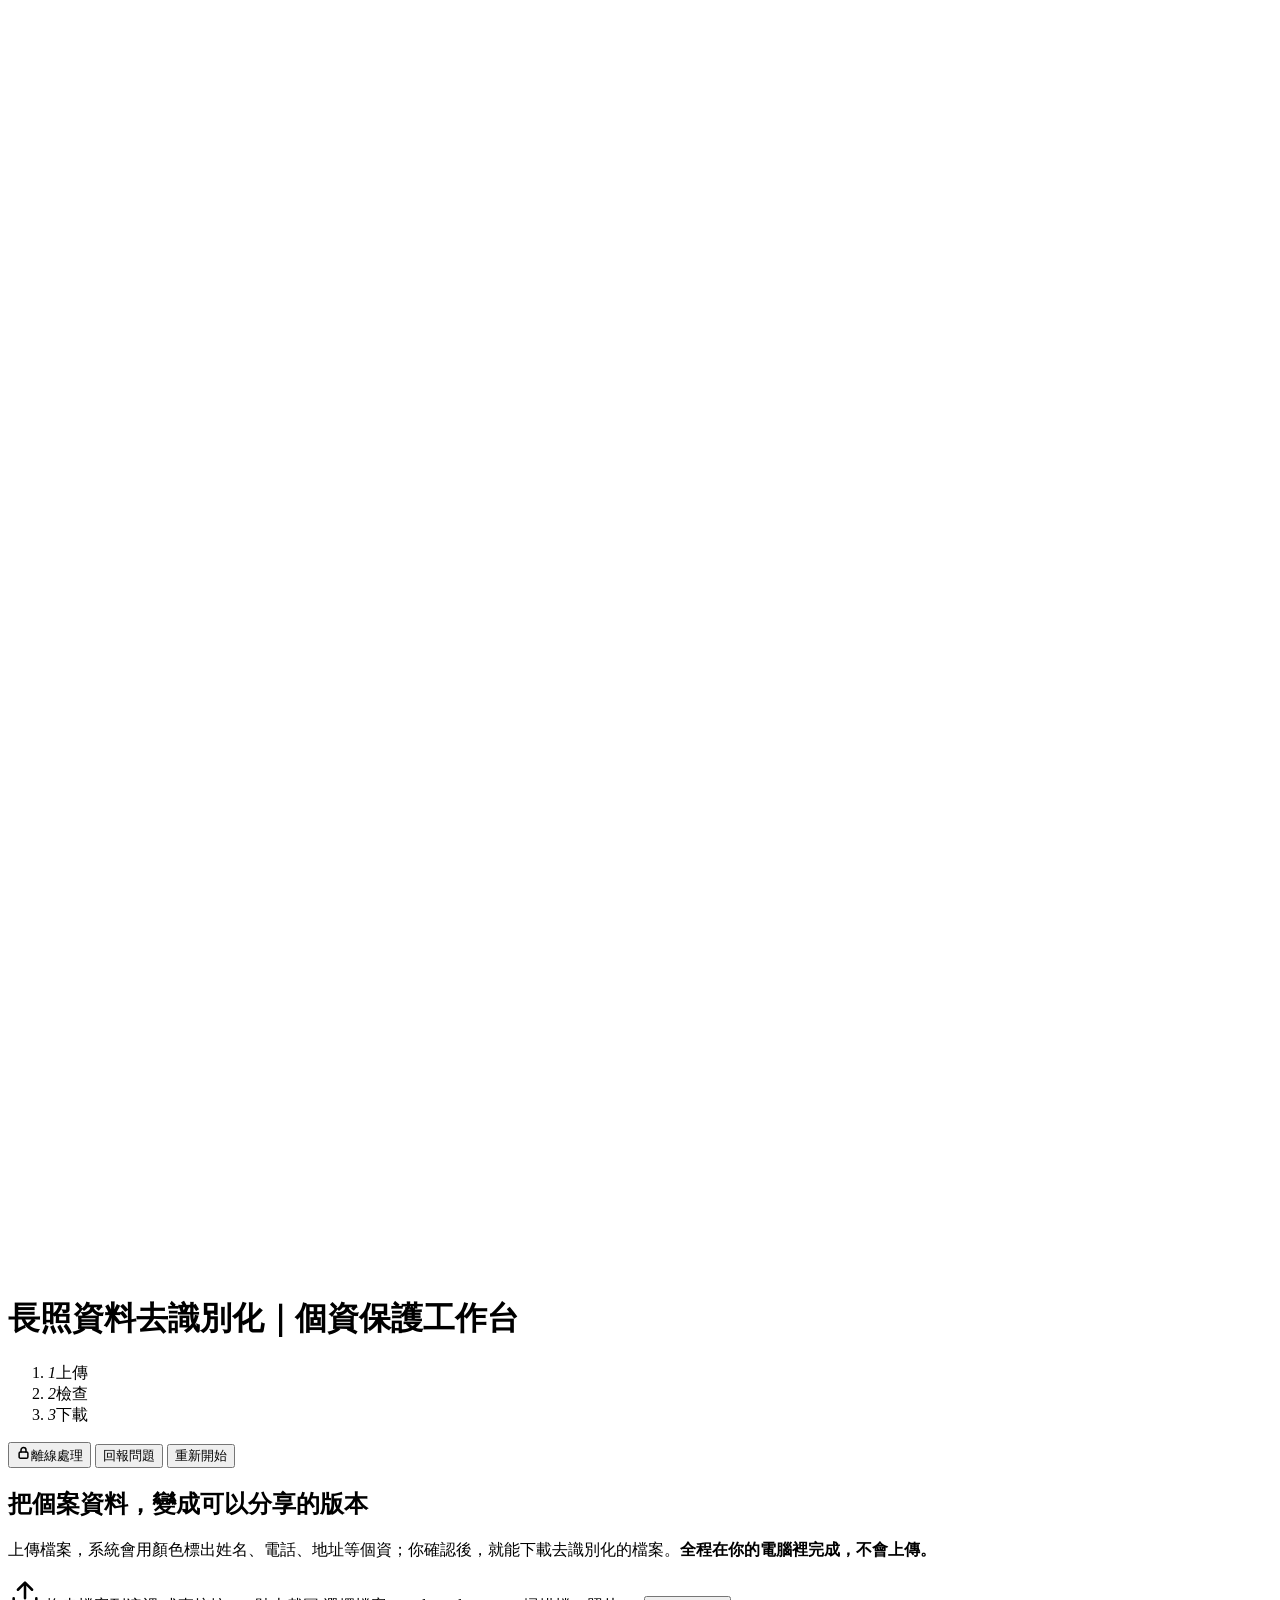
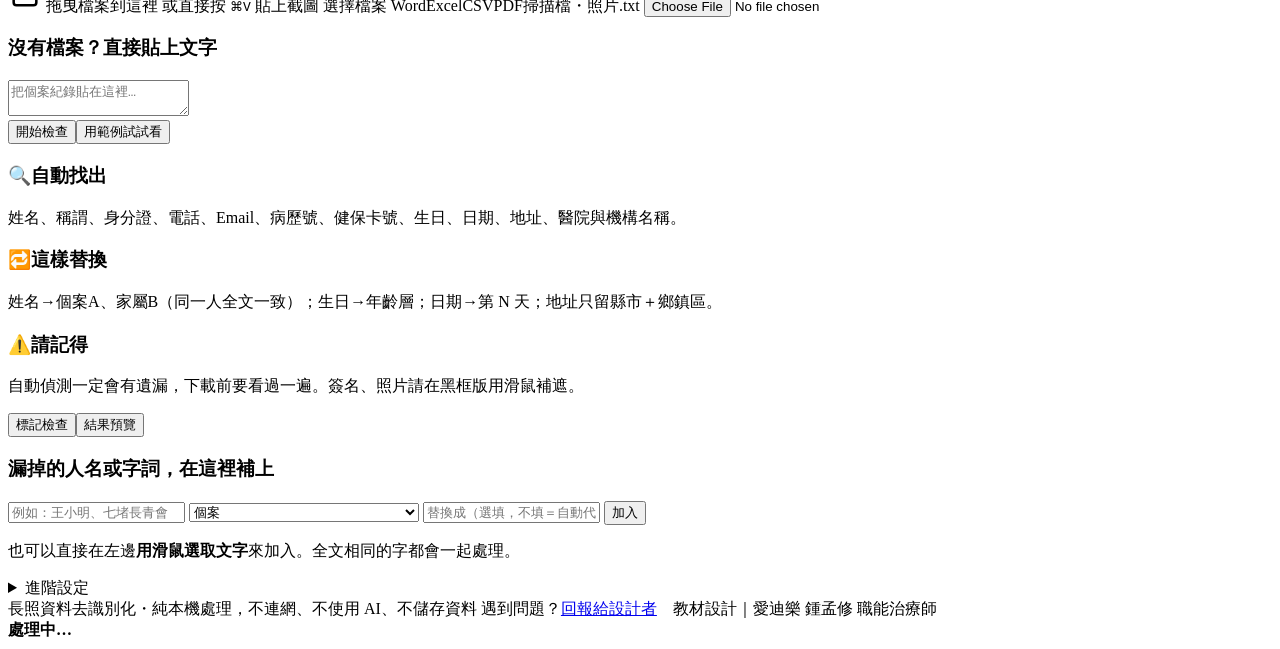
<file: src/index.html>
<!doctype html>
<html lang="zh-Hant-TW">
<head>
<meta charset="utf-8">
<meta name="viewport" content="width=device-width,initial-scale=1">
<!-- 安全設定：禁止網頁連到任何外部網址（connect-src 只允許 data:，不經網路），所有程式都在這個檔案或同一網站內 -->
<meta http-equiv="Content-Security-Policy" content="default-src 'none'; script-src 'self' 'unsafe-inline' 'wasm-unsafe-eval' blob:; worker-src blob:; style-src 'self' 'unsafe-inline'; img-src 'self' blob: data:; font-src 'self' data:; connect-src data:; media-src 'none'; object-src 'none'; frame-src 'none'; child-src blob:; manifest-src 'none'; base-uri 'none'; form-action 'none'">
<meta name="referrer" content="no-referrer">
<meta name="robots" content="noindex">
<title>長照資料去識別化</title>
<meta name="description" content="給長照人員的個案資料去識別化工具：Word、Excel、PDF、掃描檔都在自己的瀏覽器裡處理，資料不上傳。">
<link rel="icon" href="data:image/svg+xml,%3Csvg xmlns='http://www.w3.org/2000/svg' viewBox='0 0 32 32'%3E%3Crect width='32' height='32' rx='8' fill='%23028090'/%3E%3Cpath d='M16 6l8 3v6c0 5-3.4 9-8 11-4.6-2-8-6-8-11V9z' fill='none' stroke='white' stroke-width='2.4' stroke-linejoin='round'/%3E%3Cpath d='M12 16l3 3 5-6' fill='none' stroke='white' stroke-width='2.4' stroke-linecap='round' stroke-linejoin='round'/%3E%3C/svg%3E">
<style>/*CSS*/</style>
</head>
<body>
<header class="top">
  <div class="top-in">
    <div class="brand">
      <div class="logo" aria-hidden="true"><svg viewBox="0 0 24 24" fill="none" stroke="#fff" stroke-width="2.2" stroke-linecap="round" stroke-linejoin="round"><path d="M12 2.5l7.5 3v5.5c0 4.7-3.2 8.5-7.5 10.5-4.3-2-7.5-5.8-7.5-10.5V5.5z"/><path d="M8.5 12l2.5 2.5 4.5-5"/></svg></div>
      <h1>長照資料去識別化<span class="bar">｜</span><span class="sub">個資保護工作台</span></h1>
    </div>
    <ol class="steps" id="steps" aria-label="步驟">
      <li data-s="1"><i>1</i><span>上傳</span></li>
      <li data-s="2"><i>2</i><span>檢查</span></li>
      <li data-s="3"><i>3</i><span>下載</span></li>
    </ol>
    <div class="top-act">
      <button class="lock" id="btnLock" type="button" title="點我看怎麼查證"><svg viewBox="0 0 24 24" width="15" height="15" fill="none" stroke="currentColor" stroke-width="2.4" stroke-linecap="round"><rect x="5" y="11" width="14" height="10" rx="2"/><path d="M8 11V8a4 4 0 0 1 8 0v3"/></svg><span>離線處理</span></button>
      <button class="btn small ghost" id="btnReport" type="button" title="回報問題或建議">回報問題</button>
      <button class="btn small ghost" id="btnClear" type="button">重新開始</button>
    </div>
  </div>
</header>

<main>
  <!-- ① 上傳 -->
  <section id="start">
    <div class="intro">
      <h2>把個案資料，變成可以分享的版本</h2>
      <p>上傳檔案，系統會用顏色標出姓名、電話、地址等個資；你確認後，就能下載去識別化的檔案。<b>全程在你的電腦裡完成，不會上傳。</b></p>
    </div>
    <div class="hero">
      <label class="drop" id="drop" for="fileIn">
        <span class="drop-ic"><svg width="34" height="34" viewBox="0 0 24 24" fill="none" stroke="currentColor" stroke-width="1.8" stroke-linecap="round" stroke-linejoin="round"><path d="M12 15V4M7 9l5-5 5 5"/><path d="M4 15v3a2 2 0 0 0 2 2h12a2 2 0 0 0 2-2v-3"/></svg></span>
        <span class="big">拖曳檔案到這裡</span>
        <span class="pastehint">或直接按 <kbd id="kbdPaste">⌘V</kbd> 貼上截圖</span>
        <span class="btn primary lg">選擇檔案</span>
        <span class="fmt"><span class="chip">Word</span><span class="chip">Excel</span><span class="chip">CSV</span><span class="chip">PDF</span><span class="chip">掃描檔・照片</span><span class="chip">.txt</span></span>
        <input type="file" id="fileIn" class="sr" accept=".docx,.xlsx,.xlsm,.csv,.txt,.pdf,.jpg,.jpeg,.png,.webp,.heic,.heif,.bmp,.gif,.tif,.tiff">
      </label>
      <div class="card paste">
        <h3>沒有檔案？直接貼上文字</h3>
        <textarea id="pasteIn" placeholder="把個案紀錄貼在這裡…"></textarea>
        <div class="row"><button class="btn primary" id="btnPaste" type="button">開始檢查</button><button class="btn" id="btnSample" type="button">用範例試試看</button></div>
      </div>
    </div>
    <div class="info-grid">
      <div class="info">
        <h3><span class="ic">🔍</span>自動找出</h3>
        <p>姓名、稱謂、身分證、電話、Email、病歷號、健保卡號、生日、日期、地址、醫院與機構名稱。</p>
      </div>
      <div class="info">
        <h3><span class="ic">🔁</span>這樣替換</h3>
        <p>姓名→個案A、家屬B（同一人全文一致）；生日→年齡層；日期→第 N 天；地址只留縣市＋鄉鎮區。</p>
      </div>
      <div class="info">
        <h3><span class="ic">⚠️</span>請記得</h3>
        <p>自動偵測一定會有遺漏，下載前要看過一遍。簽名、照片請在黑框版用滑鼠補遮。</p>
      </div>
    </div>
  </section>

  <!-- ② 檢查 ③ 下載 -->
  <section id="work" class="hidden">
    <div class="docbar">
      <span class="chip kind" id="kindChip"></span>
      <span class="fname" id="fname"></span>
      <span class="grow"></span>
      <div class="seg" id="modeSeg" role="group" aria-label="輸出方式"></div>
      <div class="seg" id="viewSeg" role="group" aria-label="檢視"><button type="button" data-v="orig" class="on">標記檢查</button><button type="button" data-v="after">結果預覽</button></div>
    </div>
    <div class="work">
      <div class="main-col">
        <div class="howto" id="howto"></div>
        <div class="warns" id="warns"></div>
        <div class="preview" id="preview"></div>
      </div>
      <aside class="side" id="side">
        <div class="panel" id="sumPane"></div>
        <div class="panel" id="addPane">
          <h3>漏掉的人名或字詞，在這裡補上</h3>
          <form class="addrow" id="addForm" autocomplete="off">
            <input type="text" id="addText" placeholder="例如：王小明、七堵長青會" aria-label="要遮蔽的字">
            <select id="addKind" aria-label="類型"><option value="個案">個案</option><option value="家屬">家屬</option><option value="人員">工作人員（照服員、社工、治療師）</option><option value="看護">看護（外籍或自聘）</option><option value="關係人">其他相關人（鄰居、朋友、志工）</option><option value="custom">其他字詞（地名、機構）</option></select>
            <input type="text" id="addRep" placeholder="替換成（選填，不填＝自動代號）" aria-label="替換成">
            <button class="btn primary" type="submit">加入</button>
          </form>
          <p class="note">也可以直接在左邊<b>用滑鼠選取文字</b>來加入。全文相同的字都會一起處理。</p>
          <div id="rules"></div>
        </div>
        <div class="panel" id="listPane"></div>
        <details class="panel set" id="setWrap">
          <summary>進階設定</summary>
          <label>本案人名清單 <span class="hint">系統沒抓到的人名，一行一位，可加角色：王小明 個案／李美華 家屬／張阿姨 關係人</span></label>
          <textarea id="sNames"></textarea>
          <div class="sstat" id="stNames" aria-live="polite"></div>
          <label>其他要遮蔽的詞 <span class="hint">一行一個，用「=」指定換成什麼：臺大醫院=某醫學中心、七堵長青會=某社區據點</span></label>
          <textarea id="sCustom"></textarea>
          <div class="sstat" id="stCustom" aria-live="polite"></div>
          <label>不要遮蔽的詞 <span class="hint">被誤判的字詞，一行一個</span></label>
          <textarea id="sAllow"></textarea>
          <div class="sstat" id="stAllow" aria-live="polite"></div>
          <div class="grid2">
            <div><label>出生日期改成</label><select id="sAge"><option value="5">5 歲一級</option><option value="10">10 歲一級</option></select></div>
            <div><label>年齡基準日</label><input type="date" id="sRef"></div>
            <div><label>服務日期改成</label><select id="sDate"><option value="relative">第 N 天</option><option value="yearmonth">只留年月</option><option value="keep">不處理</option></select></div>
            <div><label>地址保留到</label><select id="sAddr"><option value="district">縣市＋鄉鎮區</option><option value="city">只留縣市</option><option value="none">全部移除</option></select></div>
          </div>
          <label>文件中的圖片（Word／Excel）</label>
          <select id="sImg"><option value="gray">換成灰色方塊（建議）</option><option value="keep">保留原圖</option></select>
          <p class="note">設定只存在這個分頁，關掉就清空。</p>
        </details>
        <div class="panel exp" id="expPane"></div>
      </aside>
    </div>
  </section>
</main>

<footer>
  <span>長照資料去識別化・純本機處理，不連網、不使用 AI、不儲存資料</span>
  <span>遇到問題？<a href="#" id="lnkReport">回報給設計者</a>　教材設計｜愛迪樂 鍾孟修 職能治療師</span>
</footer>

<div class="selpop hidden" id="selpop"></div>
<div class="prog hidden" id="prog"><div class="card"><b id="progT">處理中…</b><div class="bar"><i id="progB"></i></div><div class="note" id="progN"></div></div></div>

<dialog id="dlgLock">
  <div class="dlg">
    <h2>🔒 資料不會離開你的電腦</h2>
    <p>這個網頁所有的處理（讀檔、文字辨識、偵測、輸出）都在你的瀏覽器裡完成，沒有伺服器、沒有 AI、沒有統計追蹤，也不存任何資料。</p>
    <p><b>網頁內建「禁止連外」的安全設定</b>：就算程式想送資料出去，瀏覽器也會擋下來。你可以自己查證：</p>
    <ol>
      <li><b>連線測試</b>：按下面的按鈕，網頁會「試著」連到外部網站，正常應該顯示「已被封鎖」。</li>
      <li><b>斷網測試</b>：網頁打開後拔掉網路或開飛航模式，照樣能上傳、處理、下載。</li>
      <li><b>開發者工具</b>：按 <code>F12</code>（Mac：<code>⌥⌘I</code>）→「網路／Network」分頁，處理檔案時不會出現任何上傳。</li>
      <li><b>離線版</b>：機構可以下載單一 HTML 檔，請資訊人員檢查後放在內網或單機使用。</li>
    </ol>
    <div class="row"><button class="btn primary" id="btnTest" type="button">連線測試</button><a class="btn" id="btnOffline" href="offline.html" download="長照資料去識別化_離線版.html">下載離線版</a></div>
    <div class="testres" id="testRes"></div>
    <div class="row" style="margin-top:14px"><button class="btn" type="button" onclick="this.closest('dialog').close()">關閉</button></div>
  </div>
</dialog>

<dialog id="dlgReport">
  <div class="dlg">
    <h2>📮 回報問題或建議</h2>
    <p>漏遮、誤遮、檔案打不開、按了沒反應…都歡迎告訴我，我會盡快修正。</p>
    <div class="rtypes" id="rTypes" role="radiogroup" aria-label="問題類型"></div>
    <div class="rwarn"><b>⚠️ 請不要在表單裡填寫真實的個案資料，也不要附上檔案。</b><br>漏遮的問題，用「格式＋假資料」描述就好，例如：「『王小美阿嬤』的『阿嬤』前面兩個字沒被遮」。</div>
    <p class="note">按「前往填寫」會在新分頁開啟 Google 表單。網頁只會幫你帶入下面這行技術資訊，<b>不含檔名或任何內容</b>：</p>
    <code class="rtech" id="rTech"></code>
    <div class="row" style="margin-top:16px"><a class="btn primary" id="btnReportGo" href="#" target="_blank" rel="noopener noreferrer">前往填寫</a><button class="btn" type="button" onclick="this.closest('dialog').close()">取消</button></div>
  </div>
</dialog>

<!--LIBS-->
<script>/*ENGINE*/</script>
<script>/*APP*/</script>
</body>
</html>
</file>
